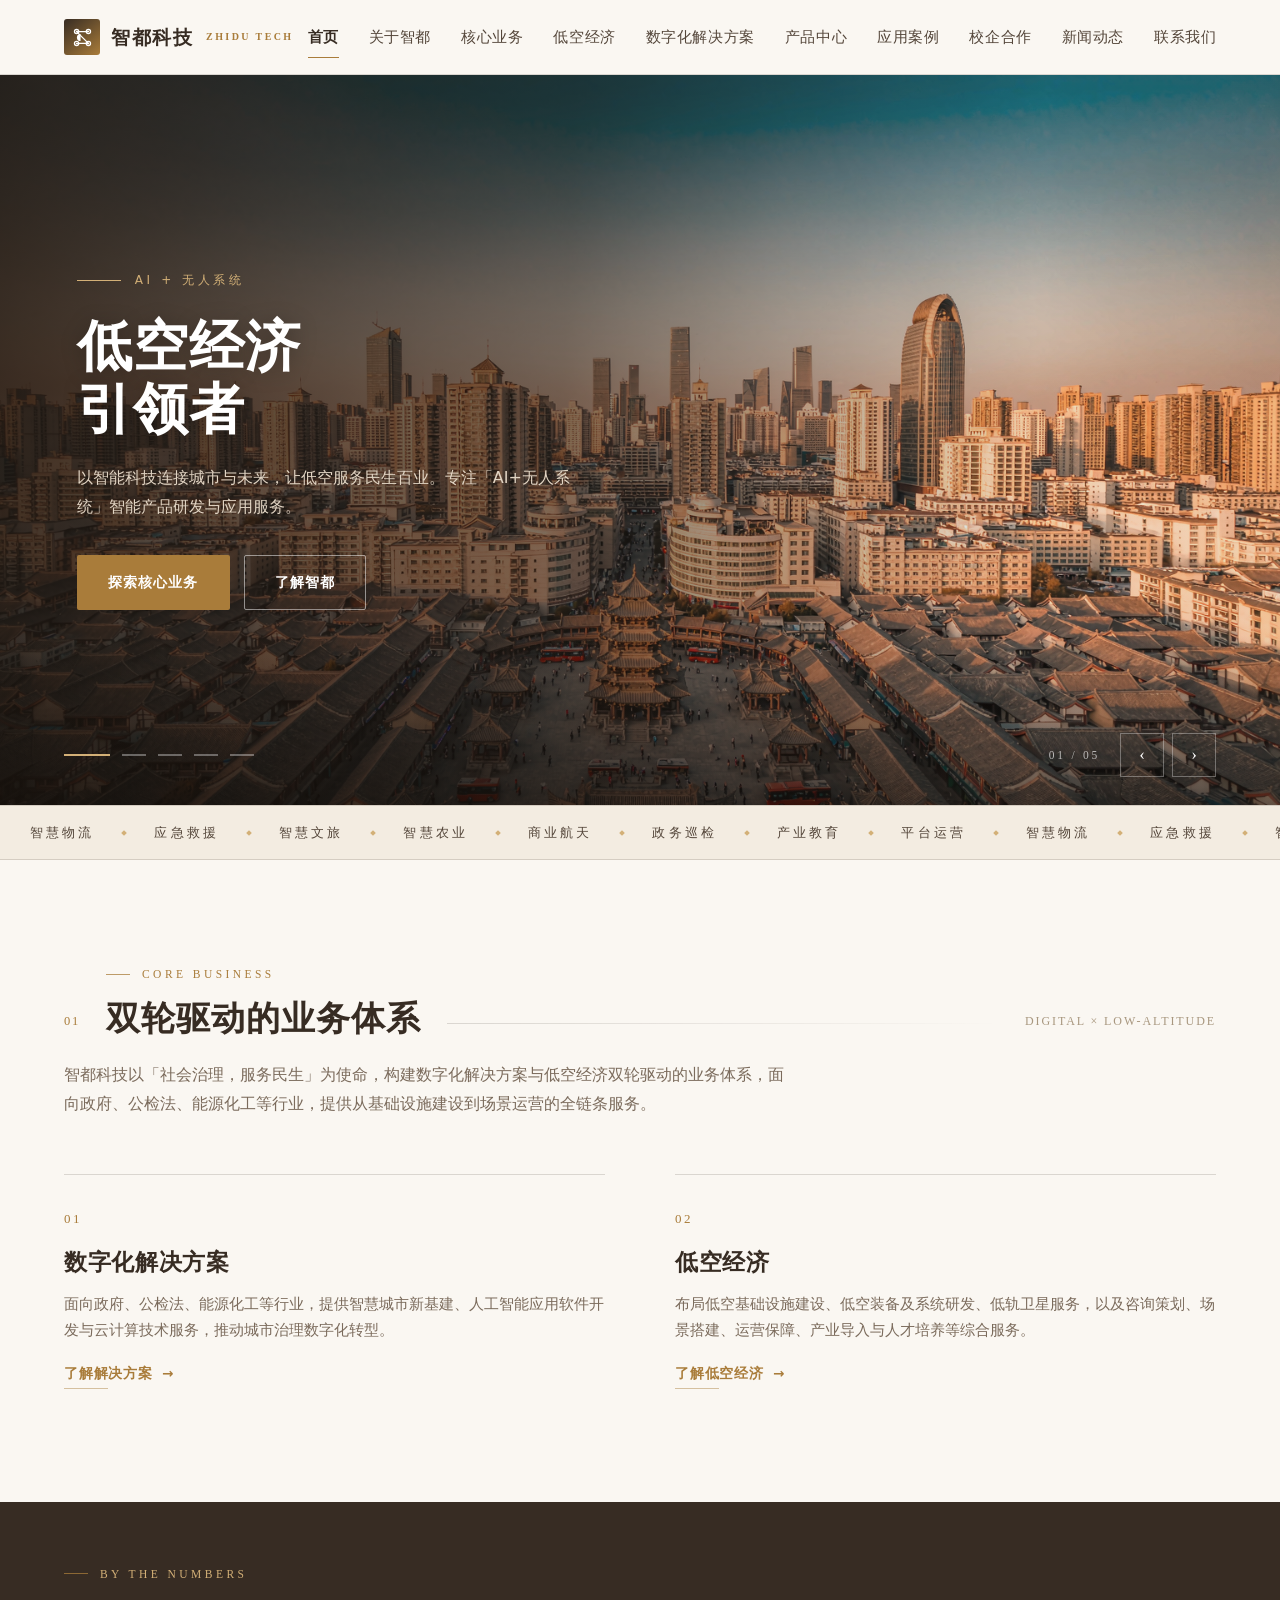
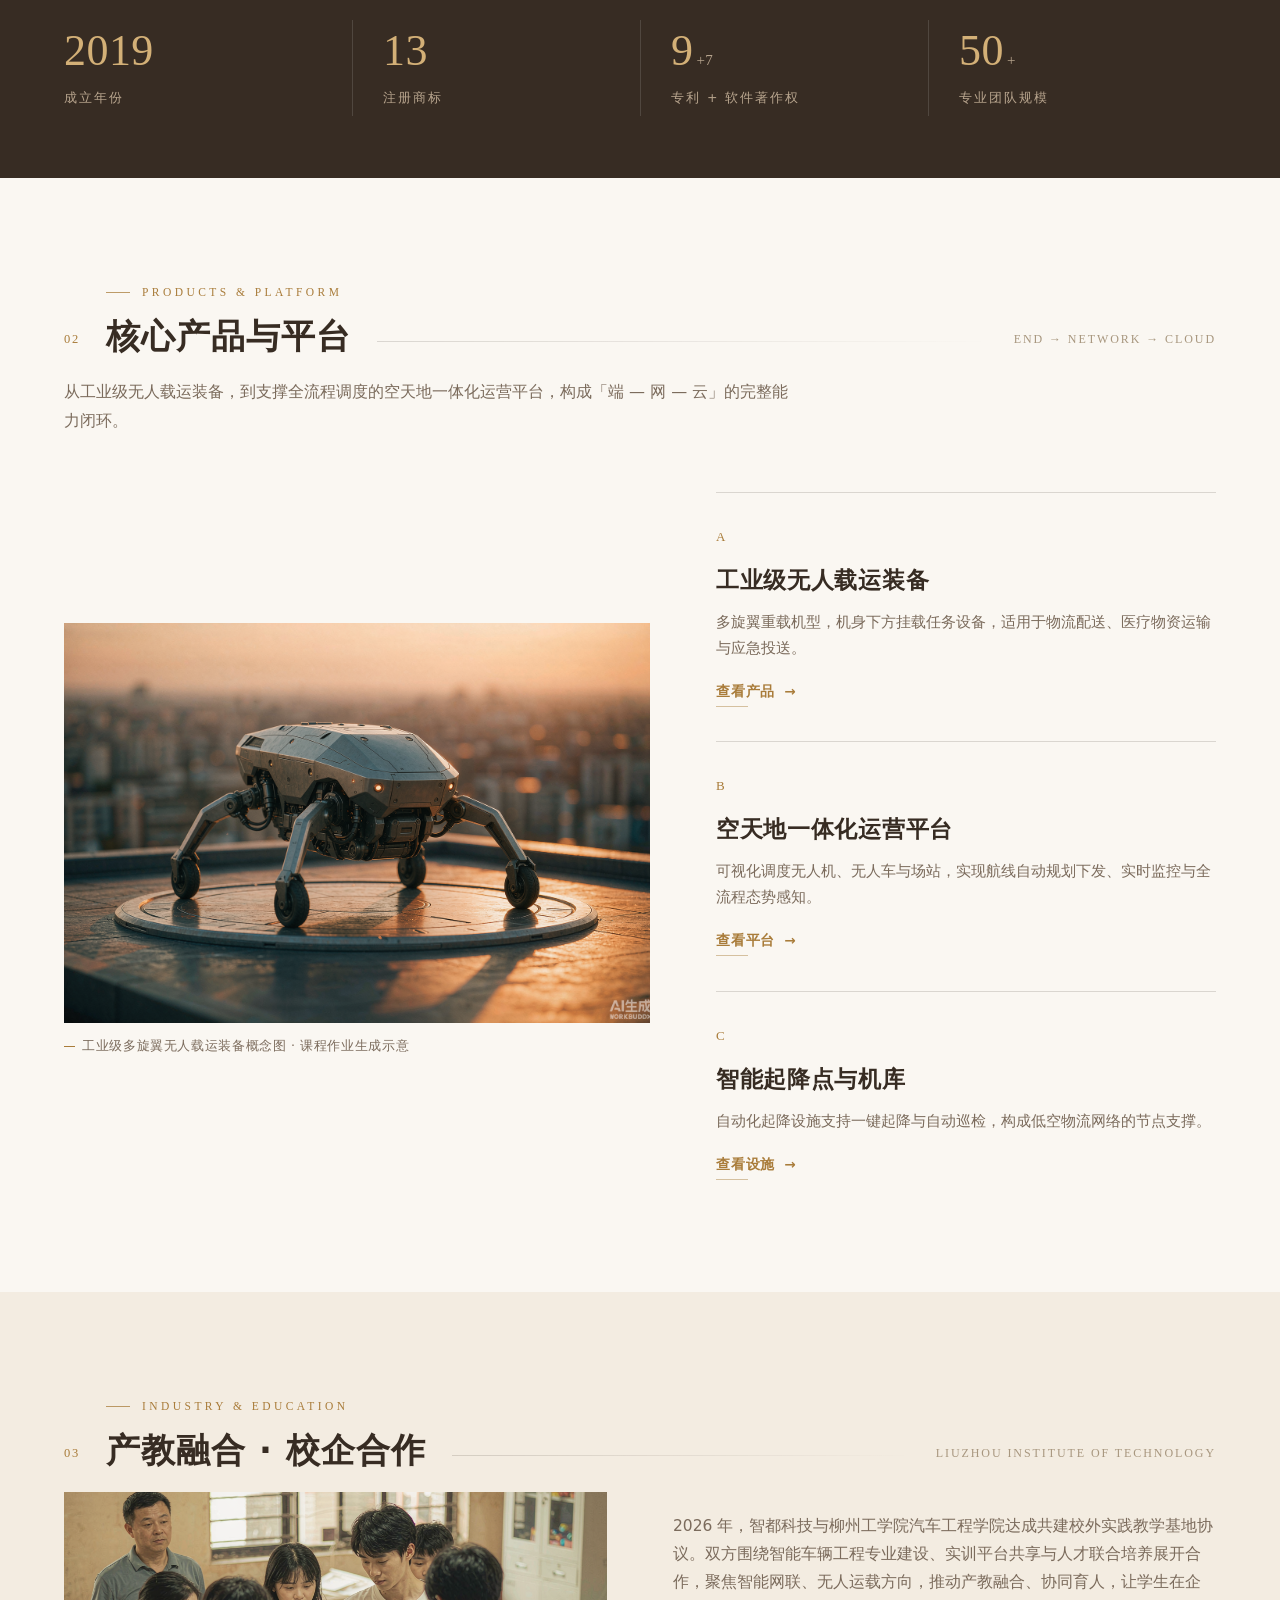
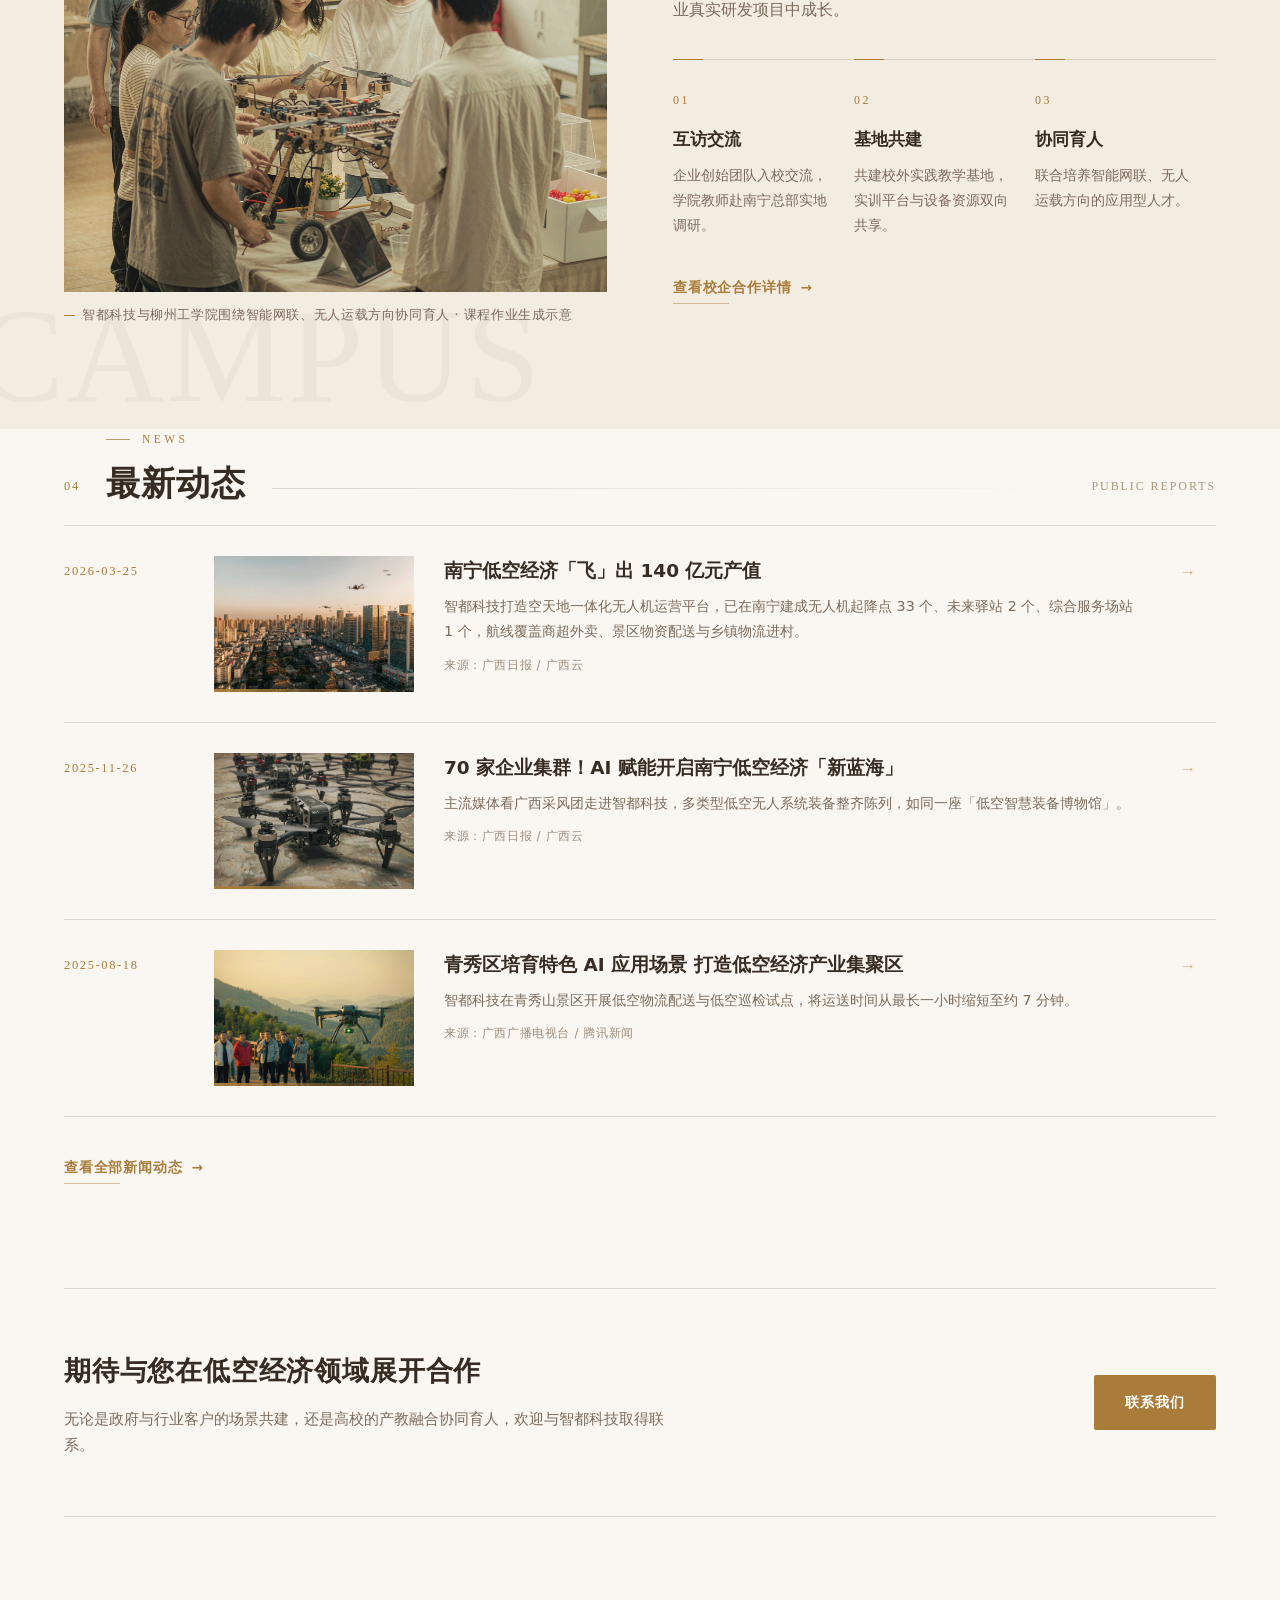
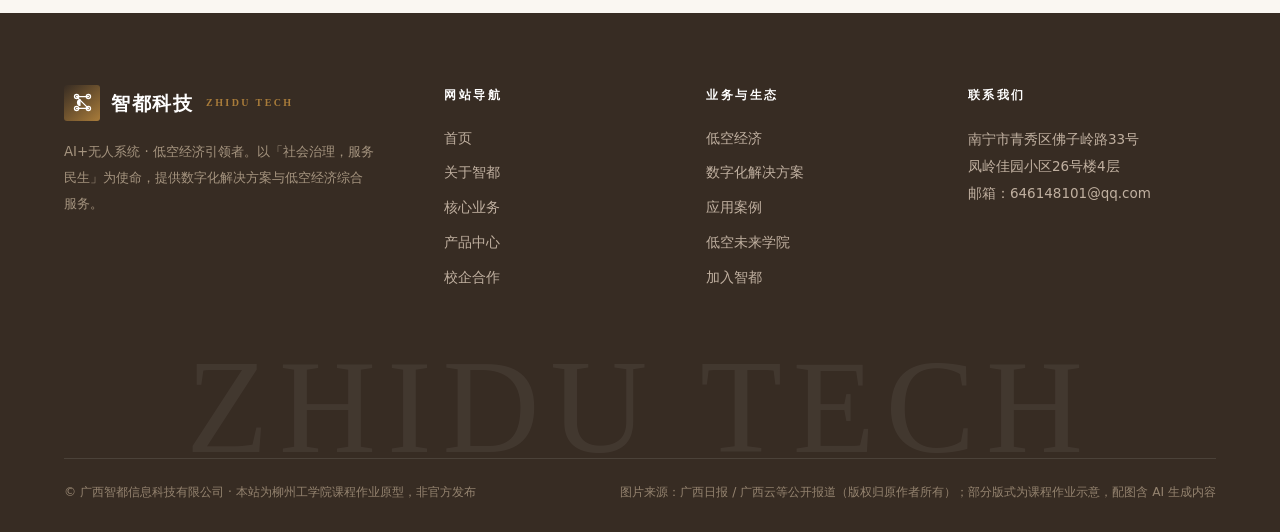
<file: index.html>
<!DOCTYPE html>
<html lang="zh-CN">
<head>
<meta charset="UTF-8">
<meta name="viewport" content="width=device-width, initial-scale=1.0">
<title>广西智都信息科技有限公司 | AI+无人系统 · 低空经济引领者</title>
<meta name="description" content="广西智都信息科技有限公司 · AI+无人系统 · 低空经济 · 数字化解决方案">
<link rel="stylesheet" href="css/style.css">
<noscript><style>.reveal{opacity:1;transform:none}.cap>*{opacity:1;transform:none}</style></noscript>
</head>
<body>
<header class="nav">
  <div class="container nav-wrap">
    <a href="index.html" class="logo"><span class="mark"><svg viewBox="0 0 32 32" fill="none" xmlns="http://www.w3.org/2000/svg" role="img" aria-label="智都科技">
  <g stroke="#ffffff" stroke-width="2">
    <circle cx="7" cy="7" r="3.2"/><circle cx="25" cy="7" r="3.2"/><circle cx="7" cy="25" r="3.2"/><circle cx="25" cy="25" r="3.2"/>
    <path d="M7 7 H25" stroke-linecap="round"/><path d="M7 25 H25" stroke-linecap="round"/><path d="M7 7 L25 25" stroke-linecap="round"/>
  </g>
  <g fill="#ffffff">
    <circle cx="7" cy="7" r="1.1"/><circle cx="25" cy="7" r="1.1"/><circle cx="7" cy="25" r="1.1"/><circle cx="25" cy="25" r="1.1"/>
    <path d="M13 10.5 V21.5 A5.5 5.5 0 0 1 13 10.5 Z"/>
  </g>
</svg></span> 智都科技<small>ZHIDU TECH</small></a>
    <ul class="menu">
      <li><a href="index.html" class="active">首页</a></li>
      <li><a href="about.html">关于智都</a><div class="sub"><a href="about.html#profile">公司简介</a><a href="about.html#history">发展历程</a><a href="about.html#honors">资质荣誉</a></div></li>
      <li><a href="business.html">核心业务</a></li>
      <li><a href="lowaltitude.html">低空经济</a></li>
      <li><a href="digital.html">数字化解决方案</a></li>
      <li><a href="products.html">产品中心</a></li>
      <li><a href="cases.html">应用案例</a></li>
      <li><a href="cooperation.html">校企合作</a><div class="sub"><a href="cooperation.html">合作概况</a><a href="academy.html">低空未来学院</a><a href="join.html">加入智都</a></div></li>
      <li><a href="news.html">新闻动态</a></li>
      <li><a href="contact.html">联系我们</a></li>
    </ul>
    <button class="menu-toggle" aria-label="展开导航">☰</button>
  </div>
</header>

<section class="hero">
  <div class="slides">
    <div class="slide active" style="background-image:url('images/banner_city.png')">
      <div class="container slide-in">
        <div class="cap">
          <div class="hero-tag">AI + 无人系统</div>
          <h1>低空经济<br>引领者</h1>
          <p>以智能科技连接城市与未来，让低空服务民生百业。专注「AI+无人系统」智能产品研发与应用服务。</p>
          <div class="hero-actions"><a href="business.html" class="btn btn-solid">探索核心业务</a><a href="about.html" class="btn btn-line">了解智都</a></div>
        </div>
      </div>
    </div>
    <div class="slide" style="background-image:url('images/banner_lightshow.png')">
      <div class="container slide-in">
        <div class="cap">
          <div class="hero-tag">智慧文旅</div>
          <h1>无人机编队<br>光影演绎</h1>
          <p>以无人机编队灯光秀点亮城市夜空，为文旅夜游、节庆活动与城市形象宣传提供科技光影方案。</p>
          <div class="hero-actions"><a href="business.html" class="btn btn-solid">了解低空文旅</a><a href="cases.html" class="btn btn-line">查看应用案例</a></div>
        </div>
      </div>
    </div>
    <div class="slide" style="background-image:url('images/banner_platform.png')">
      <div class="container slide-in">
        <div class="cap">
          <div class="hero-tag">空天地一体化</div>
          <h1>数字运营<br>平台</h1>
          <p>以无人枢纽、场站、驿站为节点，无人机与无人车为运力，构建全流程无人物流配送体系。</p>
          <div class="hero-actions"><a href="products.html" class="btn btn-solid">查看产品中心</a><a href="business.html" class="btn btn-line">业务总览</a></div>
        </div>
      </div>
    </div>
    <div class="slide" style="background-image:url('images/banner_smartcity.png')">
      <div class="container slide-in">
        <div class="cap">
          <div class="hero-tag">数字化解决方案</div>
          <h1>智慧城市<br>数字底座</h1>
          <p>面向政府、公检法、能源化工等行业，提供智慧城市新基建、人工智能应用软件开发与云计算技术服务。</p>
          <div class="hero-actions"><a href="digital.html" class="btn btn-solid">查看解决方案</a><a href="cases.html" class="btn btn-line">查看应用案例</a></div>
        </div>
      </div>
    </div>
    <div class="slide" style="background-image:url('images/banner_satellite.png')">
      <div class="container slide-in">
        <div class="cap">
          <div class="hero-tag">商业航天</div>
          <h1>低轨卫星<br>互联网络</h1>
          <p>布局低轨卫星服务，构建空天地一体化通信与数据链路，为低空经济与远端场景提供连接底座。</p>
          <div class="hero-actions"><a href="lowaltitude.html" class="btn btn-solid">探索低空经济</a><a href="contact.html" class="btn btn-line">洽谈合作</a></div>
        </div>
      </div>
    </div>
  </div>
  <div class="hero-foot">
    <div class="dots"></div>
    <div style="display:flex;align-items:center;gap:20px">
      <span class="hero-count">01 / 05</span>
      <div class="hero-arrows">
        <button class="slide-arrow prev" aria-label="上一张">‹</button>
        <button class="slide-arrow next" aria-label="下一张">›</button>
      </div>
    </div>
  </div>
</section>

<div class="ticker"><div class="ticker-track"><span>智慧物流</span><span>应急救援</span><span>智慧文旅</span><span>智慧农业</span><span>商业航天</span><span>政务巡检</span><span>产业教育</span><span>平台运营</span><span>智慧物流</span><span>应急救援</span><span>智慧文旅</span><span>智慧农业</span><span>商业航天</span><span>政务巡检</span><span>产业教育</span><span>平台运营</span></div></div>

<section class="sec">
  <div class="container">
    <div class="sec-head reveal">
      <span class="sec-idx">01</span>
      <div class="sec-tt"><div class="eyebrow">Core Business</div><h2>双轮驱动的业务体系</h2></div>
      <span class="sec-rule"></span>
      <span class="sec-side">DIGITAL × LOW-ALTITUDE</span>
    </div>
    <p class="lead reveal">智都科技以「社会治理，服务民生」为使命，构建数字化解决方案与低空经济双轮驱动的业务体系，面向政府、公检法、能源化工等行业，提供从基础设施建设到场景运营的全链条服务。</p>
    <div class="ed-grid c2">
      <div class="ed-item reveal">
        <span class="ed-num">01</span>
        <h3>数字化解决方案</h3>
        <p>面向政府、公检法、能源化工等行业，提供智慧城市新基建、人工智能应用软件开发与云计算技术服务，推动城市治理数字化转型。</p>
        <a href="digital.html" class="a-link">了解解决方案 <i>→</i></a>
      </div>
      <div class="ed-item reveal">
        <span class="ed-num">02</span>
        <h3>低空经济</h3>
        <p>布局低空基础设施建设、低空装备及系统研发、低轨卫星服务，以及咨询策划、场景搭建、运营保障、产业导入与人才培养等综合服务。</p>
        <a href="lowaltitude.html" class="a-link">了解低空经济 <i>→</i></a>
      </div>
    </div>
  </div>
</section>

<section class="sec dark" style="padding:62px 0">
  <div class="container">
    <div class="eyebrow" style="color:var(--gold-2);margin-bottom:36px">By the numbers</div>
    <div class="nums reveal">
      <div><div class="num">2019</div><div class="lbl">成立年份</div></div>
      <div><div class="num">13</div><div class="lbl">注册商标</div></div>
      <div><div class="num">9<small>+7</small></div><div class="lbl">专利 + 软件著作权</div></div>
      <div><div class="num">50<small>+</small></div><div class="lbl">专业团队规模</div></div>
    </div>
  </div>
</section>

<section class="sec">
  <div class="container">
    <div class="sec-head reveal">
      <span class="sec-idx">02</span>
      <div class="sec-tt"><div class="eyebrow">Products &amp; Platform</div><h2>核心产品与平台</h2></div>
      <span class="sec-rule"></span>
      <span class="sec-side">END → NETWORK → CLOUD</span>
    </div>
    <p class="lead reveal">从工业级无人载运装备，到支撑全流程调度的空天地一体化运营平台，构成「端 — 网 — 云」的完整能力闭环。</p>
    <div class="split wide">
      <figure class="reveal" style="margin:0">
        <div class="fig mid"><img src="images/gen_idx_product.png" alt="工业级多旋翼无人机概念图"><span class="ticks"><i></i><i></i><i></i><i></i></span></div>
        <figcaption class="fig-cap">工业级多旋翼无人载运装备概念图 · 课程作业生成示意</figcaption>
      </figure>
      <div class="stack">
        <div class="ed-item reveal">
        <span class="ed-num">A</span>
        <h3>工业级无人载运装备</h3>
        <p>多旋翼重载机型，机身下方挂载任务设备，适用于物流配送、医疗物资运输与应急投送。</p>
        <a href="products.html" class="a-link">查看产品 <i>→</i></a>
      </div>
        <div class="ed-item reveal">
        <span class="ed-num">B</span>
        <h3>空天地一体化运营平台</h3>
        <p>可视化调度无人机、无人车与场站，实现航线自动规划下发、实时监控与全流程态势感知。</p>
        <a href="products.html" class="a-link">查看平台 <i>→</i></a>
      </div>
        <div class="ed-item reveal">
        <span class="ed-num">C</span>
        <h3>智能起降点与机库</h3>
        <p>自动化起降设施支持一键起降与自动巡检，构成低空物流网络的节点支撑。</p>
        <a href="products.html" class="a-link">查看设施 <i>→</i></a>
      </div>
      </div>
    </div>
  </div>
</section>

<section class="sec paper">
  <span class="wm bl">CAMPUS</span>
  <div class="container">
    <div class="sec-head reveal">
      <span class="sec-idx">03</span>
      <div class="sec-tt"><div class="eyebrow">Industry &amp; Education</div><h2>产教融合 · 校企合作</h2></div>
      <span class="sec-rule"></span>
      <span class="sec-side">LIUZHOU INSTITUTE OF TECHNOLOGY</span>
    </div>
    <div class="split">
      <figure class="reveal" style="margin:0">
        <div class="fig mid"><img src="images/gen_idx_campus.png" alt="校企协同育人"><span class="ticks"><i></i><i></i><i></i><i></i></span></div>
        <figcaption class="fig-cap">智都科技与柳州工学院围绕智能网联、无人运载方向协同育人 · 课程作业生成示意</figcaption>
      </figure>
      <div class="reveal">
        <p style="color:var(--muted);font-size:15.5px;margin-bottom:34px">2026 年，智都科技与柳州工学院汽车工程学院达成共建校外实践教学基地协议。双方围绕智能车辆工程专业建设、实训平台共享与人才联合培养展开合作，聚焦智能网联、无人运载方向，推动产教融合、协同育人，让学生在企业真实研发项目中成长。</p>
        <div class="steps" style="grid-template-columns:repeat(3,1fr)">
          <div class="step"><span class="s-num">01</span><h3>互访交流</h3><p>企业创始团队入校交流，学院教师赴南宁总部实地调研。</p></div>
          <div class="step"><span class="s-num">02</span><h3>基地共建</h3><p>共建校外实践教学基地，实训平台与设备资源双向共享。</p></div>
          <div class="step"><span class="s-num">03</span><h3>协同育人</h3><p>联合培养智能网联、无人运载方向的应用型人才。</p></div>
        </div>
        <p style="margin-top:36px"><a href="cooperation.html" class="a-link">查看校企合作详情 <i>→</i></a></p>
      </div>
    </div>
  </div>
</section>

<section class="sec tight">
  <div class="container">
    <div class="sec-head reveal">
      <span class="sec-idx">04</span>
      <div class="sec-tt"><div class="eyebrow">News</div><h2>最新动态</h2></div>
      <span class="sec-rule"></span>
      <span class="sec-side">PUBLIC REPORTS</span>
    </div>
    <div class="news-list">
      <div class="news-row reveal">
        <div class="nr-date">2026-03-25</div>
        <div class="news-thumb"><img src="images/news_th_city.png" alt="南宁低空经济「飞」出 140 亿元产值" loading="lazy"></div>
        <div><h3>南宁低空经济「飞」出 140 亿元产值</h3><p>智都科技打造空天地一体化无人机运营平台，已在南宁建成无人机起降点 33 个、未来驿站 2 个、综合服务场站 1 个，航线覆盖商超外卖、景区物资配送与乡镇物流进村。</p><div class="src">来源：广西日报 / 广西云</div></div>
        <div class="nr-arrow">→</div>
      </div>
      <div class="news-row reveal">
        <div class="nr-date">2025-11-26</div>
        <div class="news-thumb"><img src="images/news_th_cluster.png" alt="70 家企业集群！AI 赋能开启南宁低空经济「新蓝海」" loading="lazy"></div>
        <div><h3>70 家企业集群！AI 赋能开启南宁低空经济「新蓝海」</h3><p>主流媒体看广西采风团走进智都科技，多类型低空无人系统装备整齐陈列，如同一座「低空智慧装备博物馆」。</p><div class="src">来源：广西日报 / 广西云</div></div>
        <div class="nr-arrow">→</div>
      </div>
      <div class="news-row reveal">
        <div class="nr-date">2025-08-18</div>
        <div class="news-thumb"><img src="images/news_th_landing.png" alt="青秀区培育特色 AI 应用场景 打造低空经济产业集聚区" loading="lazy"></div>
        <div><h3>青秀区培育特色 AI 应用场景 打造低空经济产业集聚区</h3><p>智都科技在青秀山景区开展低空物流配送与低空巡检试点，将运送时间从最长一小时缩短至约 7 分钟。</p><div class="src">来源：广西广播电视台 / 腾讯新闻</div></div>
        <div class="nr-arrow">→</div>
      </div>
    </div>
    <p style="margin-top:36px"><a href="news.html" class="a-link">查看全部新闻动态 <i>→</i></a></p>
  </div>
</section>

<section class="sec tight" style="padding-bottom:96px">
  <div class="container cta reveal">
    <div><h2>期待与您在低空经济领域展开合作</h2><p>无论是政府与行业客户的场景共建，还是高校的产教融合协同育人，欢迎与智都科技取得联系。</p></div>
    <a href="contact.html" class="btn btn-solid">联系我们</a>
  </div>
</section>

<footer class="footer">
  <div class="container f-grid">
    <div class="f-brand">
      <div class="logo"><span class="mark"><svg viewBox="0 0 32 32" fill="none" xmlns="http://www.w3.org/2000/svg" role="img" aria-label="智都科技">
  <g stroke="#ffffff" stroke-width="2">
    <circle cx="7" cy="7" r="3.2"/><circle cx="25" cy="7" r="3.2"/><circle cx="7" cy="25" r="3.2"/><circle cx="25" cy="25" r="3.2"/>
    <path d="M7 7 H25" stroke-linecap="round"/><path d="M7 25 H25" stroke-linecap="round"/><path d="M7 7 L25 25" stroke-linecap="round"/>
  </g>
  <g fill="#ffffff">
    <circle cx="7" cy="7" r="1.1"/><circle cx="25" cy="7" r="1.1"/><circle cx="7" cy="25" r="1.1"/><circle cx="25" cy="25" r="1.1"/>
    <path d="M13 10.5 V21.5 A5.5 5.5 0 0 1 13 10.5 Z"/>
  </g>
</svg></span> 智都科技<small>ZHIDU TECH</small></div>
      <p>AI+无人系统 · 低空经济引领者。以「社会治理，服务民生」为使命，提供数字化解决方案与低空经济综合服务。</p>
    </div>
    <div>
      <h4>网站导航</h4>
      <a href="index.html">首页</a><a href="about.html">关于智都</a><a href="business.html">核心业务</a><a href="products.html">产品中心</a><a href="cooperation.html">校企合作</a>
    </div>
    <div>
      <h4>业务与生态</h4>
      <a href="lowaltitude.html">低空经济</a><a href="digital.html">数字化解决方案</a><a href="cases.html">应用案例</a><a href="academy.html">低空未来学院</a><a href="join.html">加入智都</a>
    </div>
    <div class="f-contact">
      <h4>联系我们</h4>
      <p>南宁市青秀区佛子岭路33号<br>凤岭佳园小区26号楼4层<br>邮箱：646148101@qq.com</p>
    </div>
  </div>
  <div class="container">
    <div class="f-mark">ZHIDU TECH</div>
    <div class="f-bottom">
      <span>© 广西智都信息科技有限公司 · 本站为柳州工学院课程作业原型，非官方发布</span>
      <span>图片来源：广西日报 / 广西云等公开报道（版权归原作者所有）；部分版式为课程作业示意，配图含 AI 生成内容</span>
    </div>
  </div>
</footer>
<script src="js/main.js"></script>
</body>
</html>
</file>
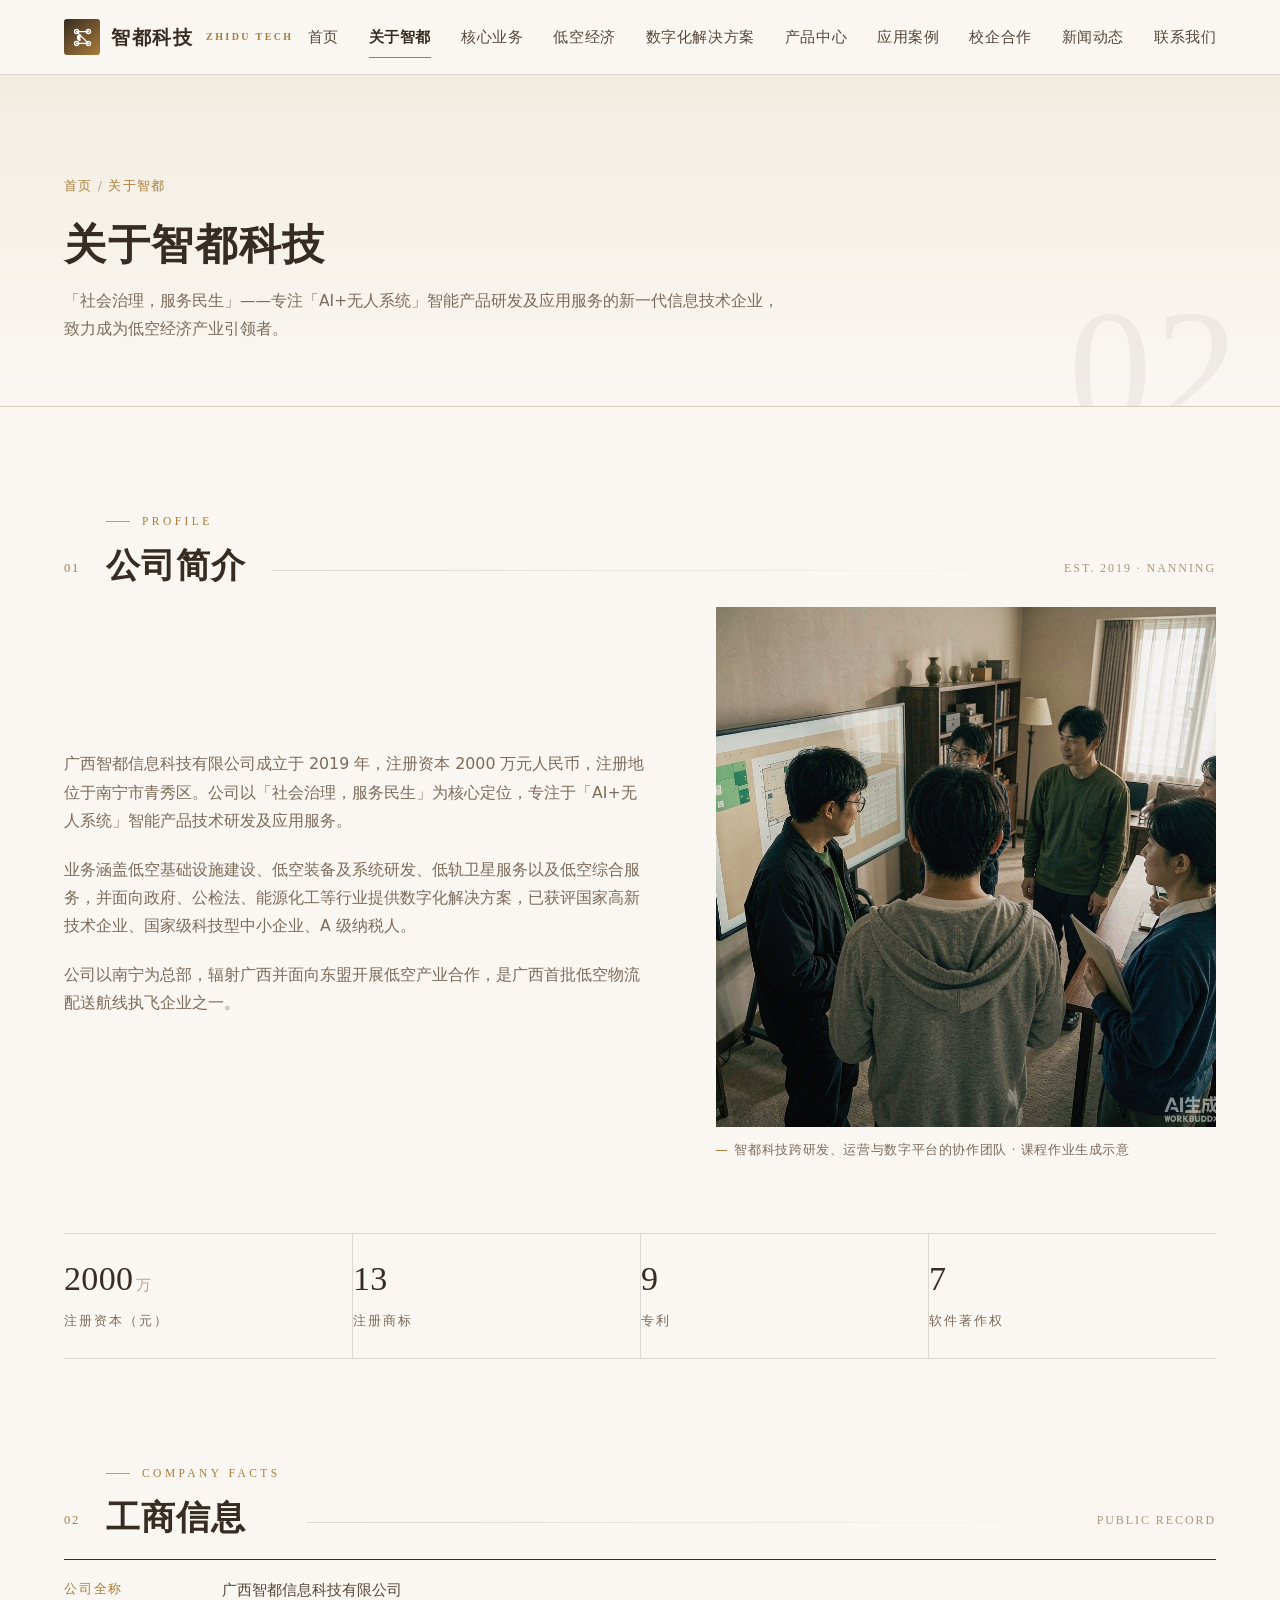
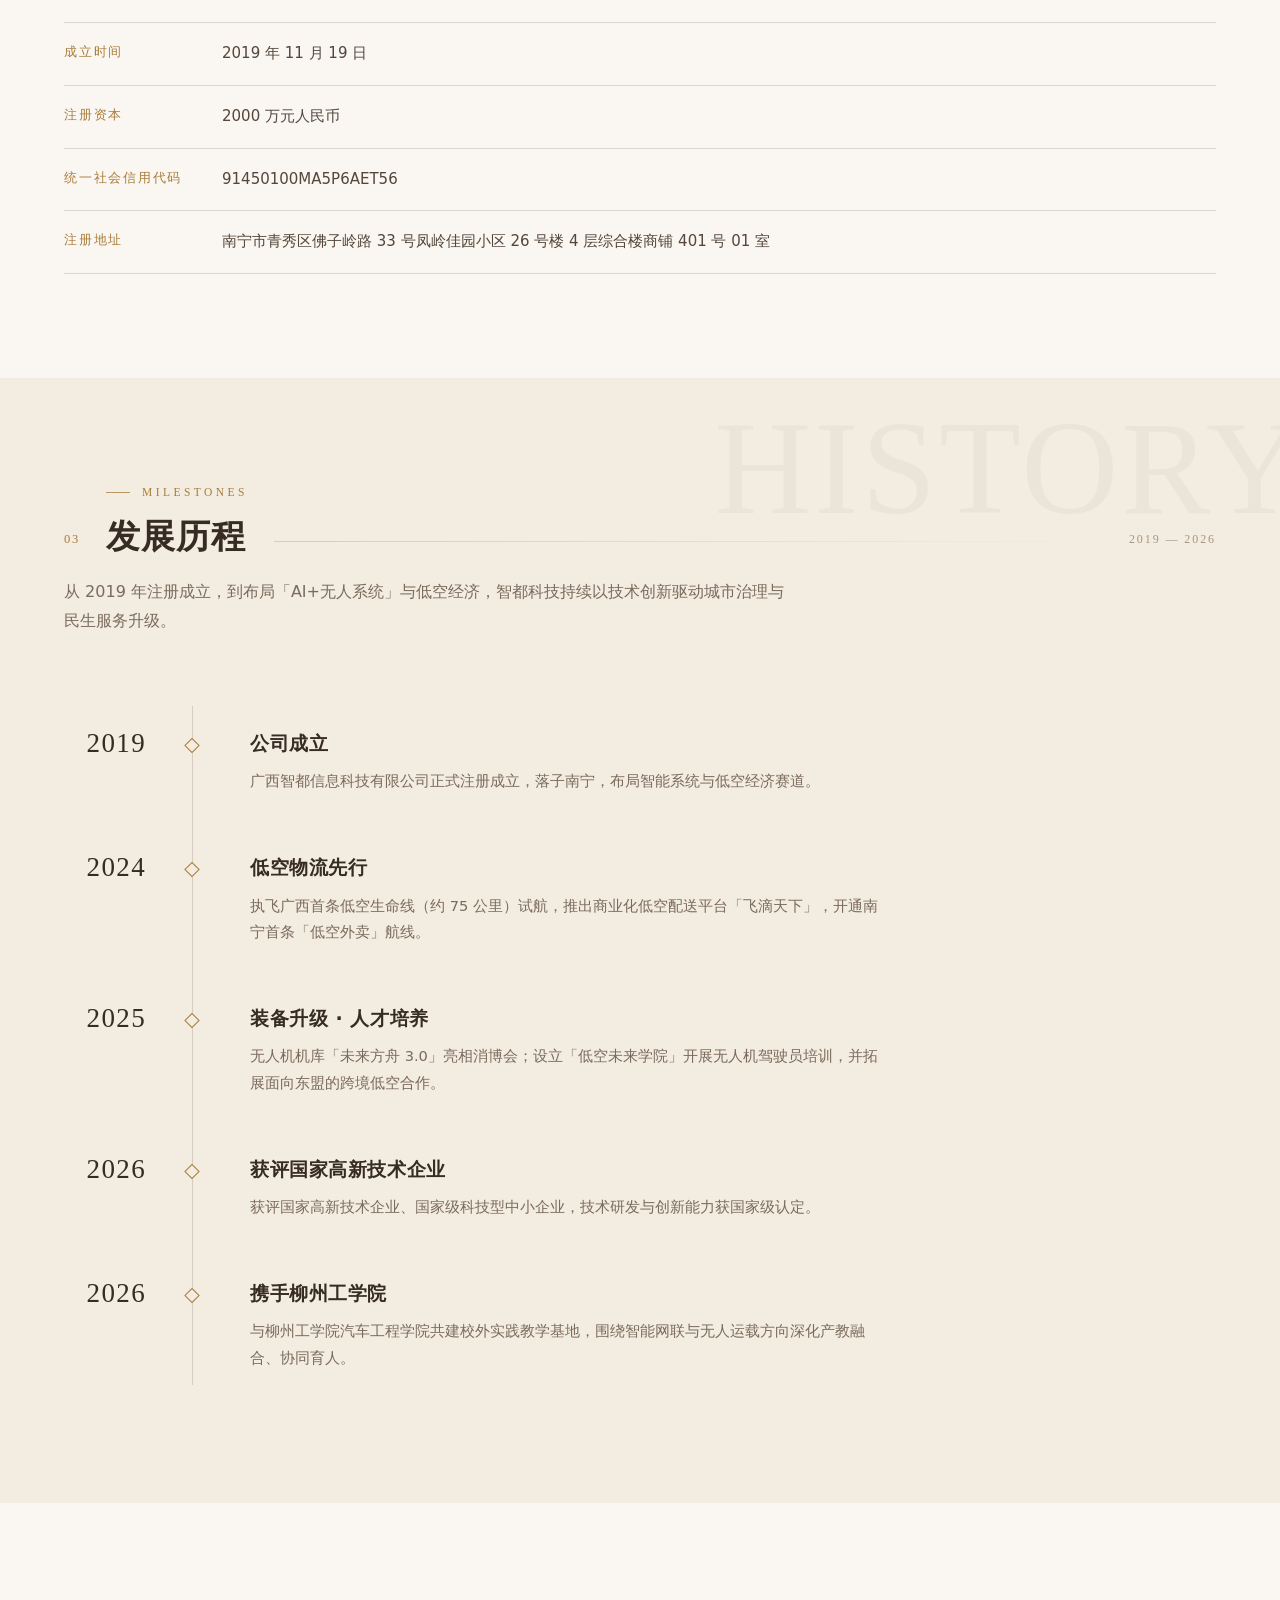
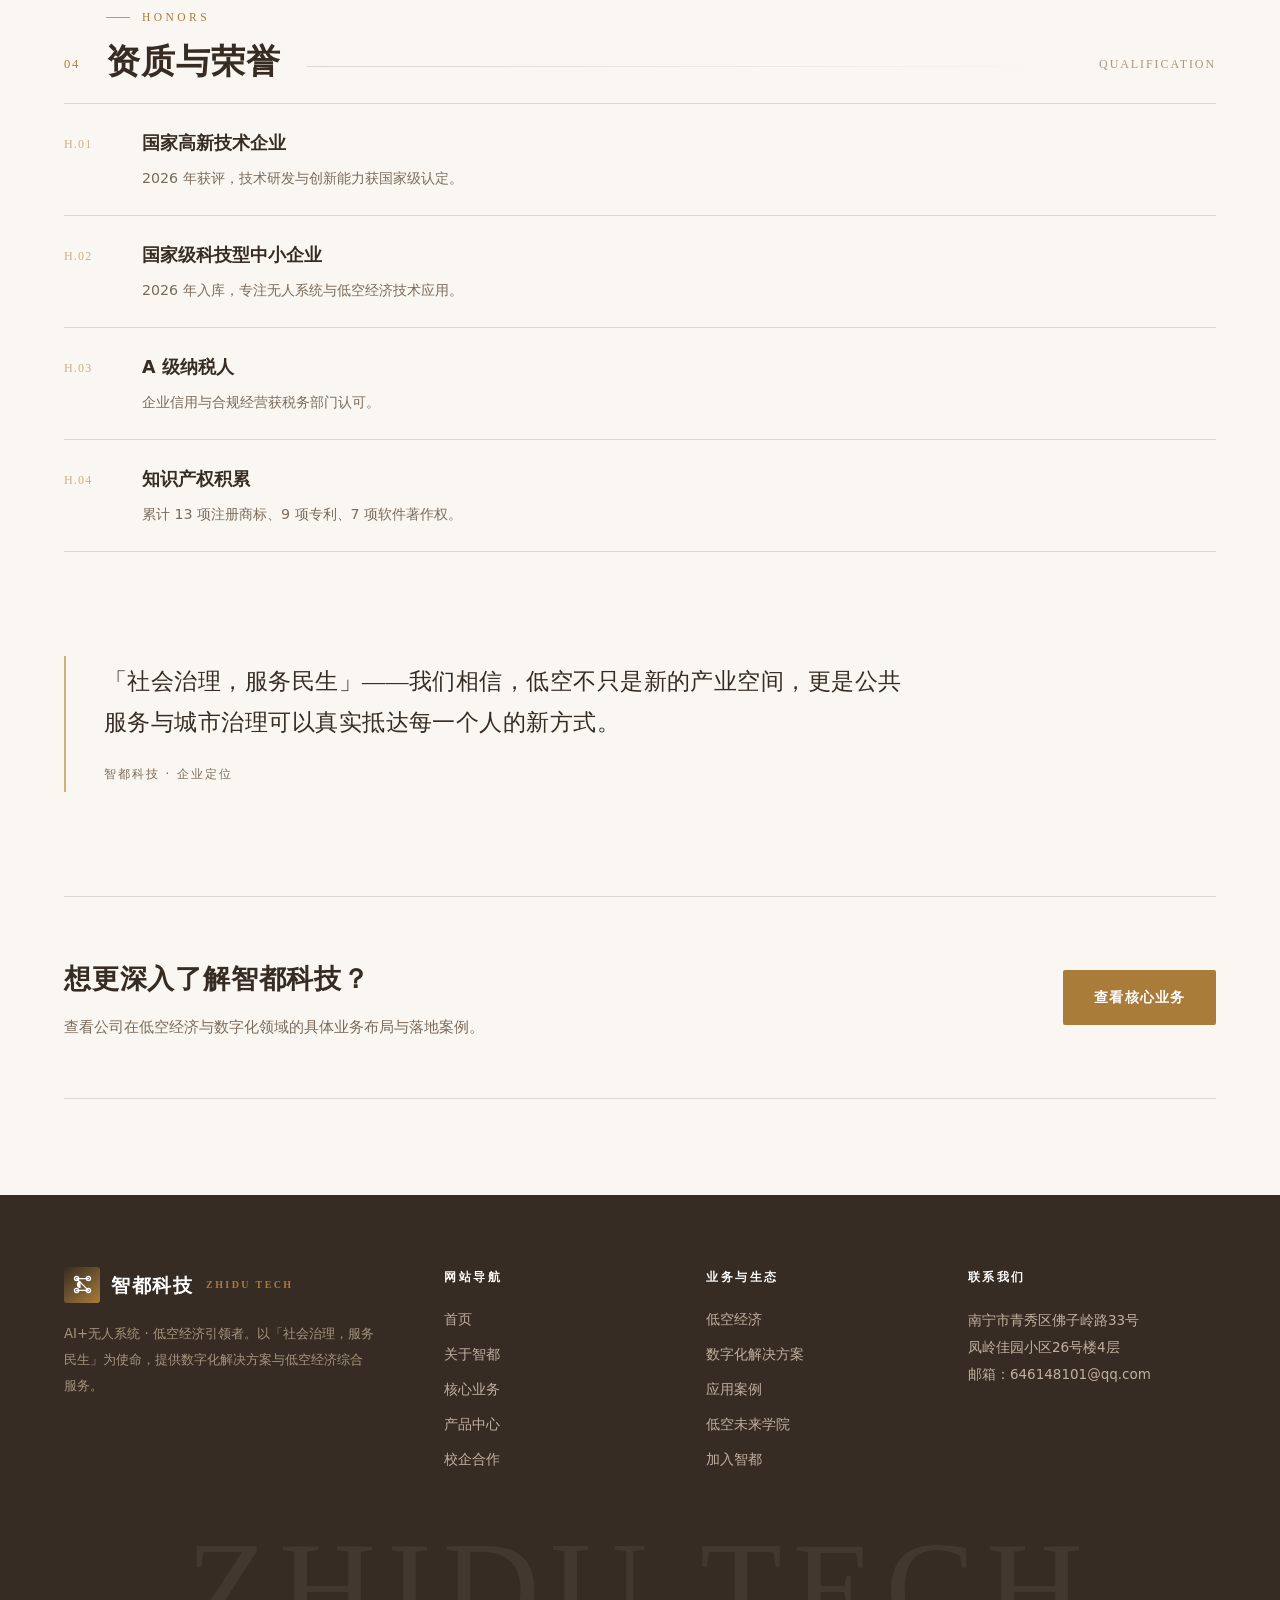
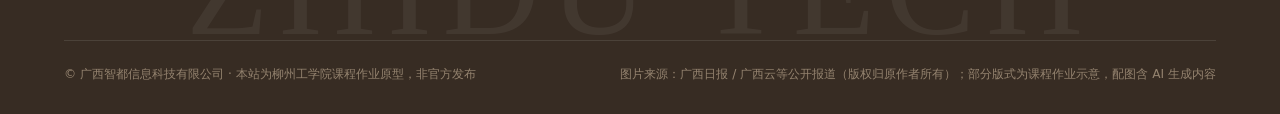
<file: about.html>
<!DOCTYPE html>
<html lang="zh-CN">
<head>
<meta charset="UTF-8">
<meta name="viewport" content="width=device-width, initial-scale=1.0">
<title>关于智都 | 广西智都信息科技有限公司</title>
<meta name="description" content="广西智都信息科技有限公司 · AI+无人系统 · 低空经济 · 数字化解决方案">
<link rel="stylesheet" href="css/style.css">
<noscript><style>.reveal{opacity:1;transform:none}.cap>*{opacity:1;transform:none}</style></noscript>
</head>
<body>
<header class="nav">
  <div class="container nav-wrap">
    <a href="index.html" class="logo"><span class="mark"><svg viewBox="0 0 32 32" fill="none" xmlns="http://www.w3.org/2000/svg" role="img" aria-label="智都科技">
  <g stroke="#ffffff" stroke-width="2">
    <circle cx="7" cy="7" r="3.2"/><circle cx="25" cy="7" r="3.2"/><circle cx="7" cy="25" r="3.2"/><circle cx="25" cy="25" r="3.2"/>
    <path d="M7 7 H25" stroke-linecap="round"/><path d="M7 25 H25" stroke-linecap="round"/><path d="M7 7 L25 25" stroke-linecap="round"/>
  </g>
  <g fill="#ffffff">
    <circle cx="7" cy="7" r="1.1"/><circle cx="25" cy="7" r="1.1"/><circle cx="7" cy="25" r="1.1"/><circle cx="25" cy="25" r="1.1"/>
    <path d="M13 10.5 V21.5 A5.5 5.5 0 0 1 13 10.5 Z"/>
  </g>
</svg></span> 智都科技<small>ZHIDU TECH</small></a>
    <ul class="menu">
      <li><a href="index.html">首页</a></li>
      <li><a href="about.html" class="active">关于智都</a><div class="sub"><a href="about.html#profile">公司简介</a><a href="about.html#history">发展历程</a><a href="about.html#honors">资质荣誉</a></div></li>
      <li><a href="business.html">核心业务</a></li>
      <li><a href="lowaltitude.html">低空经济</a></li>
      <li><a href="digital.html">数字化解决方案</a></li>
      <li><a href="products.html">产品中心</a></li>
      <li><a href="cases.html">应用案例</a></li>
      <li><a href="cooperation.html">校企合作</a><div class="sub"><a href="cooperation.html">合作概况</a><a href="academy.html">低空未来学院</a><a href="join.html">加入智都</a></div></li>
      <li><a href="news.html">新闻动态</a></li>
      <li><a href="contact.html">联系我们</a></li>
    </ul>
    <button class="menu-toggle" aria-label="展开导航">☰</button>
  </div>
</header>
<section class="ph">
  <span class="ph-num">02</span>
  <div class="container">
    <div class="crumb">首页 <span>/</span> 关于智都</div>
    <h1>关于智都科技</h1>
    <p>「社会治理，服务民生」——专注「AI+无人系统」智能产品研发及应用服务的新一代信息技术企业，致力成为低空经济产业引领者。</p>
  </div>
</section>
<section class="sec" id="profile">
  <div class="container">
    <div class="sec-head reveal">
      <span class="sec-idx">01</span>
      <div class="sec-tt"><div class="eyebrow">Profile</div><h2>公司简介</h2></div>
      <span class="sec-rule"></span>
      <span class="sec-side">EST. 2019 · NANNING</span>
    </div>
    <div class="split wide">
      <div class="reveal">
        <p style="color:var(--muted);font-size:15.8px;margin-bottom:20px">广西智都信息科技有限公司成立于 2019 年，注册资本 2000 万元人民币，注册地位于南宁市青秀区。公司以「社会治理，服务民生」为核心定位，专注于「AI+无人系统」智能产品技术研发及应用服务。</p>
        <p style="color:var(--muted);font-size:15.8px;margin-bottom:20px">业务涵盖低空基础设施建设、低空装备及系统研发、低轨卫星服务以及低空综合服务，并面向政府、公检法、能源化工等行业提供数字化解决方案，已获评国家高新技术企业、国家级科技型中小企业、A 级纳税人。</p>
        <p style="color:var(--muted);font-size:15.8px">公司以南宁为总部，辐射广西并面向东盟开展低空产业合作，是广西首批低空物流配送航线执飞企业之一。</p>
      </div>
      <figure class="reveal" style="margin:0">
        <div class="fig tall"><img src="images/gen_about_team.png" alt="智都科技团队"><span class="ticks"><i></i><i></i><i></i><i></i></span></div>
        <figcaption class="fig-cap">智都科技跨研发、运营与数字平台的协作团队 · 课程作业生成示意</figcaption>
      </figure>
    </div>
    <div class="num-row reveal" style="margin-top:72px">
      <div><div class="num">2000<small>万</small></div><div class="lbl">注册资本（元）</div></div>
      <div><div class="num">13</div><div class="lbl">注册商标</div></div>
      <div><div class="num">9</div><div class="lbl">专利</div></div>
      <div><div class="num">7</div><div class="lbl">软件著作权</div></div>
    </div>
  </div>
</section>

<section class="sec tight">
  <div class="container">
    <div class="sec-head reveal">
      <span class="sec-idx">02</span>
      <div class="sec-tt"><div class="eyebrow">Company Facts</div><h2>工商信息</h2></div>
      <span class="sec-rule"></span>
      <span class="sec-side">PUBLIC RECORD</span>
    </div>
    <div class="info reveal">
      <div class="info-row"><span class="k">公司全称</span><span class="v">广西智都信息科技有限公司</span></div>
      <div class="info-row"><span class="k">成立时间</span><span class="v">2019 年 11 月 19 日</span></div>
      <div class="info-row"><span class="k">注册资本</span><span class="v">2000 万元人民币</span></div>
      <div class="info-row"><span class="k">统一社会信用代码</span><span class="v">91450100MA5P6AET56</span></div>
      <div class="info-row"><span class="k">注册地址</span><span class="v">南宁市青秀区佛子岭路 33 号凤岭佳园小区 26 号楼 4 层综合楼商铺 401 号 01 室</span></div>
    </div>
  </div>
</section>

<section class="sec paper" id="history">
  <span class="wm tr">HISTORY</span>
  <div class="container">
    <div class="sec-head reveal">
      <span class="sec-idx">03</span>
      <div class="sec-tt"><div class="eyebrow">Milestones</div><h2>发展历程</h2></div>
      <span class="sec-rule"></span>
      <span class="sec-side">2019 — 2026</span>
    </div>
    <p class="lead reveal">从 2019 年注册成立，到布局「AI+无人系统」与低空经济，智都科技持续以技术创新驱动城市治理与民生服务升级。</p>
    <div class="tl">
      <div class="tl-row reveal">
        <div class="tl-year">2019</div>
        <div class="tl-body"><h3>公司成立</h3><p>广西智都信息科技有限公司正式注册成立，落子南宁，布局智能系统与低空经济赛道。</p></div>
      </div>
      <div class="tl-row reveal">
        <div class="tl-year">2024</div>
        <div class="tl-body"><h3>低空物流先行</h3><p>执飞广西首条低空生命线（约 75 公里）试航，推出商业化低空配送平台「飞滴天下」，开通南宁首条「低空外卖」航线。</p></div>
      </div>
      <div class="tl-row reveal">
        <div class="tl-year">2025</div>
        <div class="tl-body"><h3>装备升级 · 人才培养</h3><p>无人机机库「未来方舟 3.0」亮相消博会；设立「低空未来学院」开展无人机驾驶员培训，并拓展面向东盟的跨境低空合作。</p></div>
      </div>
      <div class="tl-row reveal">
        <div class="tl-year">2026</div>
        <div class="tl-body"><h3>获评国家高新技术企业</h3><p>获评国家高新技术企业、国家级科技型中小企业，技术研发与创新能力获国家级认定。</p></div>
      </div>
      <div class="tl-row reveal">
        <div class="tl-year">2026</div>
        <div class="tl-body"><h3>携手柳州工学院</h3><p>与柳州工学院汽车工程学院共建校外实践教学基地，围绕智能网联与无人运载方向深化产教融合、协同育人。</p></div>
      </div>
    </div>
  </div>
</section>

<section class="sec" id="honors">
  <div class="container">
    <div class="sec-head reveal">
      <span class="sec-idx">04</span>
      <div class="sec-tt"><div class="eyebrow">Honors</div><h2>资质与荣誉</h2></div>
      <span class="sec-rule"></span>
      <span class="sec-side">QUALIFICATION</span>
    </div>
    <div class="honors">
      <div class="honor reveal"><span class="m">H.01</span><div><h3>国家高新技术企业</h3><p>2026 年获评，技术研发与创新能力获国家级认定。</p></div></div>
      <div class="honor reveal"><span class="m">H.02</span><div><h3>国家级科技型中小企业</h3><p>2026 年入库，专注无人系统与低空经济技术应用。</p></div></div>
      <div class="honor reveal"><span class="m">H.03</span><div><h3>A 级纳税人</h3><p>企业信用与合规经营获税务部门认可。</p></div></div>
      <div class="honor reveal"><span class="m">H.04</span><div><h3>知识产权积累</h3><p>累计 13 项注册商标、9 项专利、7 项软件著作权。</p></div></div>
    </div>
  </div>
</section>

<section class="sec tight">
  <div class="container">
    <div class="quote reveal">
      <p>「社会治理，服务民生」——我们相信，低空不只是新的产业空间，更是公共服务与城市治理可以真实抵达每一个人的新方式。</p>
      <cite>智都科技 · 企业定位</cite>
    </div>
  </div>
</section>

<section class="sec tight" style="padding-bottom:96px">
  <div class="container cta reveal">
    <div><h2>想更深入了解智都科技？</h2><p>查看公司在低空经济与数字化领域的具体业务布局与落地案例。</p></div>
    <a href="business.html" class="btn btn-solid">查看核心业务</a>
  </div>
</section>

<footer class="footer">
  <div class="container f-grid">
    <div class="f-brand">
      <div class="logo"><span class="mark"><svg viewBox="0 0 32 32" fill="none" xmlns="http://www.w3.org/2000/svg" role="img" aria-label="智都科技">
  <g stroke="#ffffff" stroke-width="2">
    <circle cx="7" cy="7" r="3.2"/><circle cx="25" cy="7" r="3.2"/><circle cx="7" cy="25" r="3.2"/><circle cx="25" cy="25" r="3.2"/>
    <path d="M7 7 H25" stroke-linecap="round"/><path d="M7 25 H25" stroke-linecap="round"/><path d="M7 7 L25 25" stroke-linecap="round"/>
  </g>
  <g fill="#ffffff">
    <circle cx="7" cy="7" r="1.1"/><circle cx="25" cy="7" r="1.1"/><circle cx="7" cy="25" r="1.1"/><circle cx="25" cy="25" r="1.1"/>
    <path d="M13 10.5 V21.5 A5.5 5.5 0 0 1 13 10.5 Z"/>
  </g>
</svg></span> 智都科技<small>ZHIDU TECH</small></div>
      <p>AI+无人系统 · 低空经济引领者。以「社会治理，服务民生」为使命，提供数字化解决方案与低空经济综合服务。</p>
    </div>
    <div>
      <h4>网站导航</h4>
      <a href="index.html">首页</a><a href="about.html">关于智都</a><a href="business.html">核心业务</a><a href="products.html">产品中心</a><a href="cooperation.html">校企合作</a>
    </div>
    <div>
      <h4>业务与生态</h4>
      <a href="lowaltitude.html">低空经济</a><a href="digital.html">数字化解决方案</a><a href="cases.html">应用案例</a><a href="academy.html">低空未来学院</a><a href="join.html">加入智都</a>
    </div>
    <div class="f-contact">
      <h4>联系我们</h4>
      <p>南宁市青秀区佛子岭路33号<br>凤岭佳园小区26号楼4层<br>邮箱：646148101@qq.com</p>
    </div>
  </div>
  <div class="container">
    <div class="f-mark">ZHIDU TECH</div>
    <div class="f-bottom">
      <span>© 广西智都信息科技有限公司 · 本站为柳州工学院课程作业原型，非官方发布</span>
      <span>图片来源：广西日报 / 广西云等公开报道（版权归原作者所有）；部分版式为课程作业示意，配图含 AI 生成内容</span>
    </div>
  </div>
</footer>
<script src="js/main.js"></script>
</body>
</html>
</file>
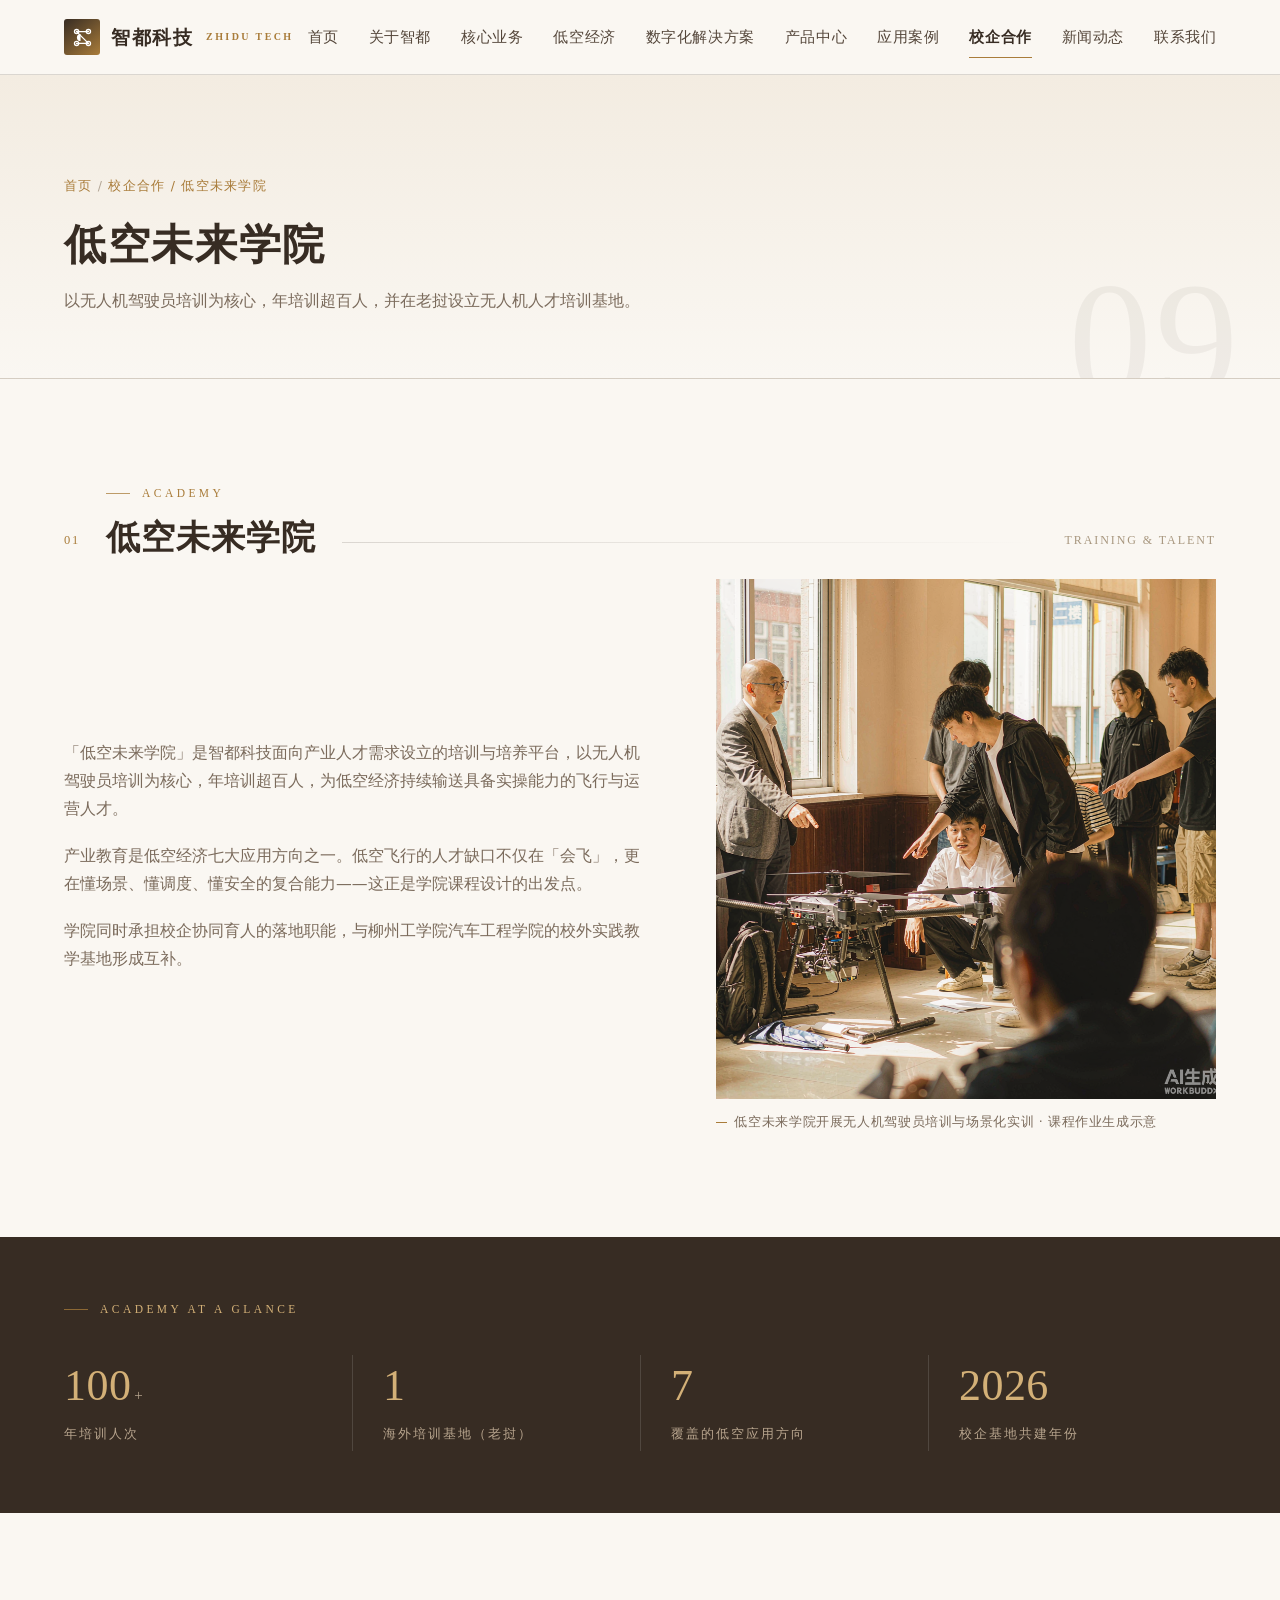
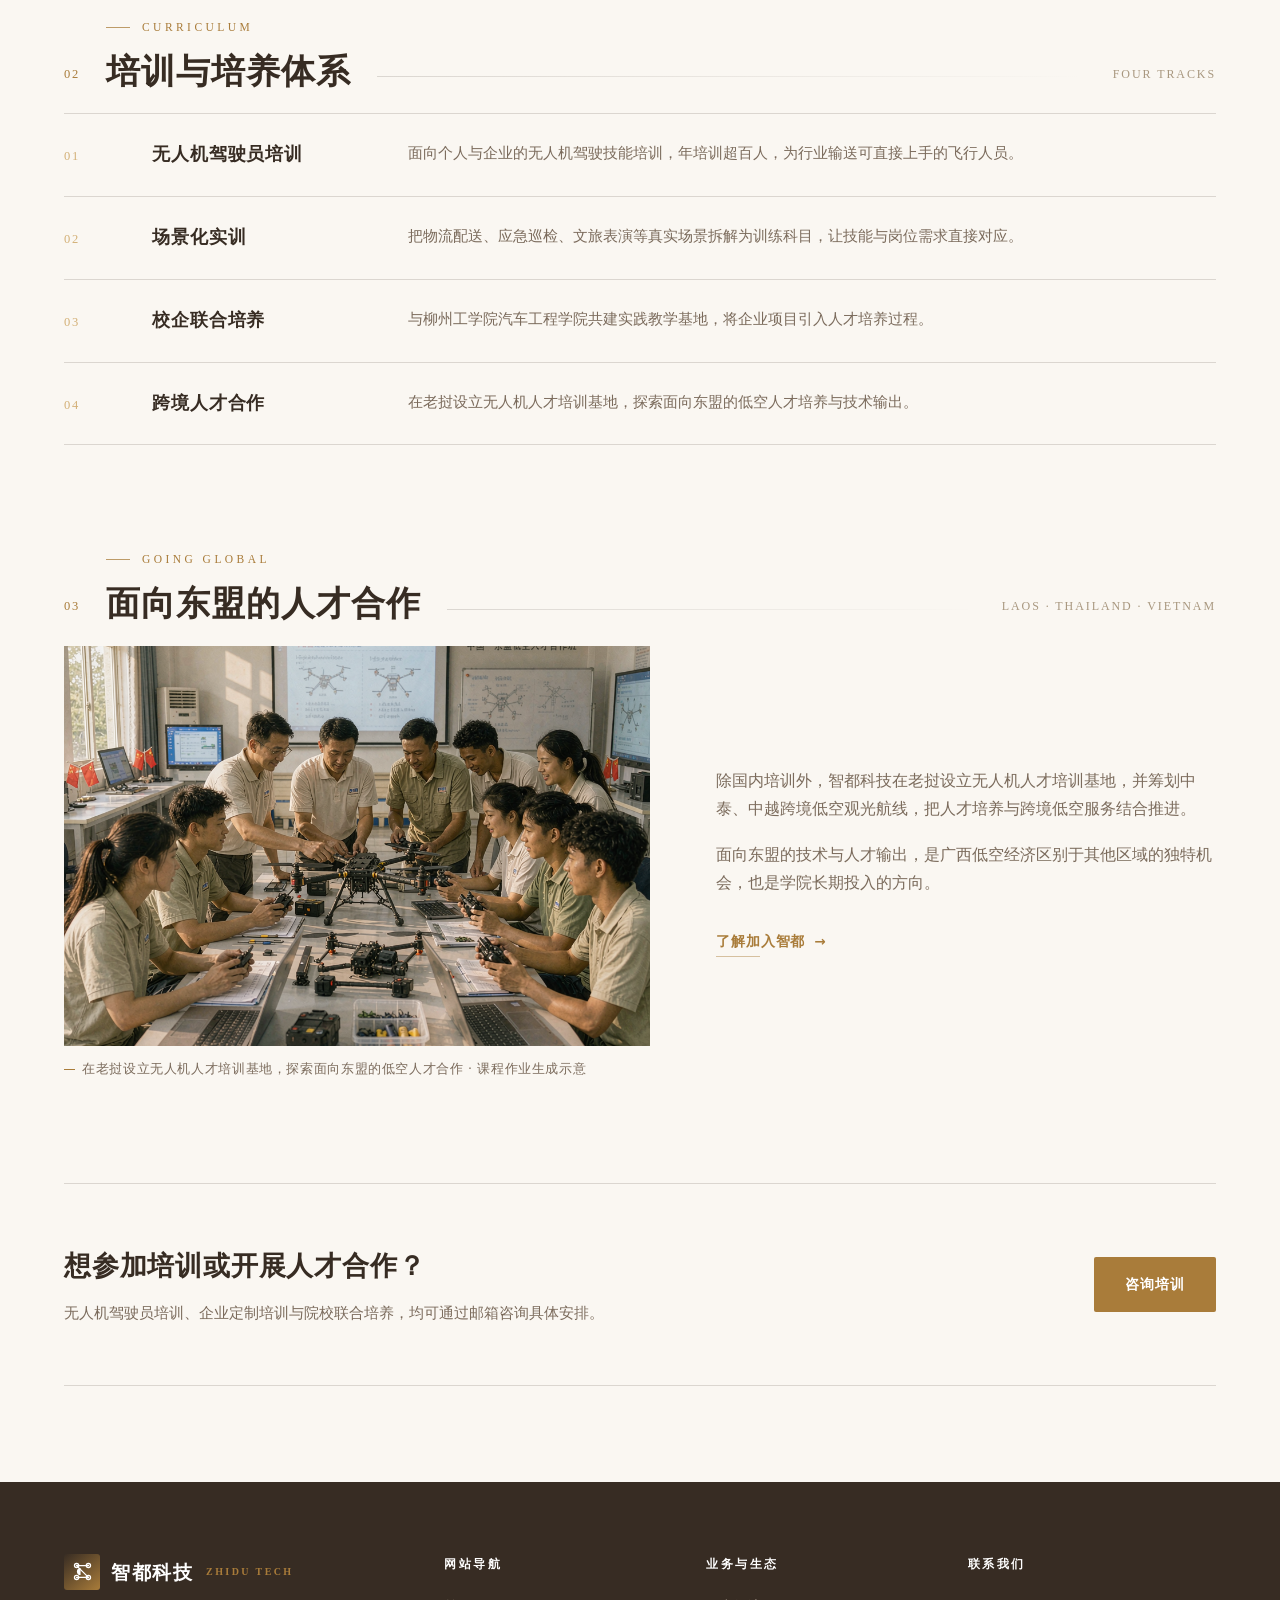
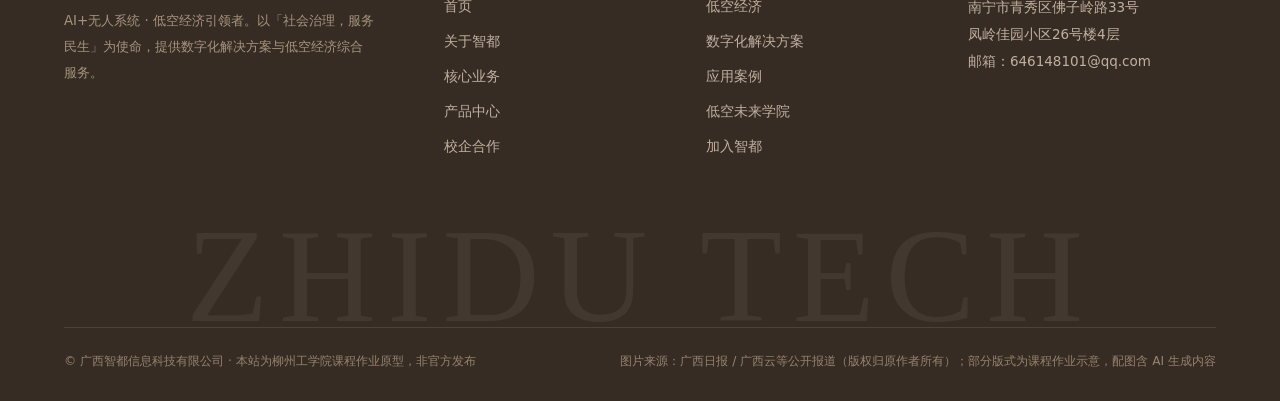
<file: academy.html>
<!DOCTYPE html>
<html lang="zh-CN">
<head>
<meta charset="UTF-8">
<meta name="viewport" content="width=device-width, initial-scale=1.0">
<title>低空未来学院 | 广西智都信息科技有限公司</title>
<meta name="description" content="广西智都信息科技有限公司 · AI+无人系统 · 低空经济 · 数字化解决方案">
<link rel="stylesheet" href="css/style.css">
<noscript><style>.reveal{opacity:1;transform:none}.cap>*{opacity:1;transform:none}</style></noscript>
</head>
<body>
<header class="nav">
  <div class="container nav-wrap">
    <a href="index.html" class="logo"><span class="mark"><svg viewBox="0 0 32 32" fill="none" xmlns="http://www.w3.org/2000/svg" role="img" aria-label="智都科技">
  <g stroke="#ffffff" stroke-width="2">
    <circle cx="7" cy="7" r="3.2"/><circle cx="25" cy="7" r="3.2"/><circle cx="7" cy="25" r="3.2"/><circle cx="25" cy="25" r="3.2"/>
    <path d="M7 7 H25" stroke-linecap="round"/><path d="M7 25 H25" stroke-linecap="round"/><path d="M7 7 L25 25" stroke-linecap="round"/>
  </g>
  <g fill="#ffffff">
    <circle cx="7" cy="7" r="1.1"/><circle cx="25" cy="7" r="1.1"/><circle cx="7" cy="25" r="1.1"/><circle cx="25" cy="25" r="1.1"/>
    <path d="M13 10.5 V21.5 A5.5 5.5 0 0 1 13 10.5 Z"/>
  </g>
</svg></span> 智都科技<small>ZHIDU TECH</small></a>
    <ul class="menu">
      <li><a href="index.html">首页</a></li>
      <li><a href="about.html">关于智都</a><div class="sub"><a href="about.html#profile">公司简介</a><a href="about.html#history">发展历程</a><a href="about.html#honors">资质荣誉</a></div></li>
      <li><a href="business.html">核心业务</a></li>
      <li><a href="lowaltitude.html">低空经济</a></li>
      <li><a href="digital.html">数字化解决方案</a></li>
      <li><a href="products.html">产品中心</a></li>
      <li><a href="cases.html">应用案例</a></li>
      <li><a href="cooperation.html" class="active">校企合作</a><div class="sub"><a href="cooperation.html">合作概况</a><a href="academy.html">低空未来学院</a><a href="join.html">加入智都</a></div></li>
      <li><a href="news.html">新闻动态</a></li>
      <li><a href="contact.html">联系我们</a></li>
    </ul>
    <button class="menu-toggle" aria-label="展开导航">☰</button>
  </div>
</header>
<section class="ph">
  <span class="ph-num">09</span>
  <div class="container">
    <div class="crumb">首页 <span>/</span> 校企合作 / 低空未来学院</div>
    <h1>低空未来学院</h1>
    <p>以无人机驾驶员培训为核心，年培训超百人，并在老挝设立无人机人才培训基地。</p>
  </div>
</section>
<section class="sec">
  <div class="container">
    <div class="sec-head reveal">
      <span class="sec-idx">01</span>
      <div class="sec-tt"><div class="eyebrow">Academy</div><h2>低空未来学院</h2></div>
      <span class="sec-rule"></span>
      <span class="sec-side">TRAINING &amp; TALENT</span>
    </div>
    <div class="split wide">
      <div class="reveal">
        <p style="color:var(--muted);font-size:15.8px;margin-bottom:18px">「低空未来学院」是智都科技面向产业人才需求设立的培训与培养平台，以无人机驾驶员培训为核心，年培训超百人，为低空经济持续输送具备实操能力的飞行与运营人才。</p>
        <p style="color:var(--muted);font-size:15.8px;margin-bottom:18px">产业教育是低空经济七大应用方向之一。低空飞行的人才缺口不仅在「会飞」，更在懂场景、懂调度、懂安全的复合能力——这正是学院课程设计的出发点。</p>
        <p style="color:var(--muted);font-size:15.8px">学院同时承担校企协同育人的落地职能，与柳州工学院汽车工程学院的校外实践教学基地形成互补。</p>
      </div>
      <figure class="reveal" style="margin:0">
        <div class="fig tall"><img src="images/gen_acad_train.png" alt="无人机驾驶员培训"><span class="ticks"><i></i><i></i><i></i><i></i></span></div>
        <figcaption class="fig-cap">低空未来学院开展无人机驾驶员培训与场景化实训 · 课程作业生成示意</figcaption>
      </figure>
    </div>
  </div>
</section>

<section class="sec dark" style="padding:62px 0">
  <div class="container">
    <div class="eyebrow" style="color:var(--gold-2);margin-bottom:36px">Academy at a glance</div>
    <div class="nums reveal">
      <div><div class="num">100<small>+</small></div><div class="lbl">年培训人次</div></div>
      <div><div class="num">1</div><div class="lbl">海外培训基地（老挝）</div></div>
      <div><div class="num">7</div><div class="lbl">覆盖的低空应用方向</div></div>
      <div><div class="num">2026</div><div class="lbl">校企基地共建年份</div></div>
    </div>
  </div>
</section>

<section class="sec">
  <div class="container">
    <div class="sec-head reveal">
      <span class="sec-idx">02</span>
      <div class="sec-tt"><div class="eyebrow">Curriculum</div><h2>培训与培养体系</h2></div>
      <span class="sec-rule"></span>
      <span class="sec-side">FOUR TRACKS</span>
    </div>
    <div class="rows">
      <div class="row reveal">
        <span class="row-num">01</span>
        <div class="row-tt">无人机驾驶员培训</div>
        <div class="row-desc">面向个人与企业的无人机驾驶技能培训，年培训超百人，为行业输送可直接上手的飞行人员。</div>
      </div>
      <div class="row reveal">
        <span class="row-num">02</span>
        <div class="row-tt">场景化实训</div>
        <div class="row-desc">把物流配送、应急巡检、文旅表演等真实场景拆解为训练科目，让技能与岗位需求直接对应。</div>
      </div>
      <div class="row reveal">
        <span class="row-num">03</span>
        <div class="row-tt">校企联合培养</div>
        <div class="row-desc">与柳州工学院汽车工程学院共建实践教学基地，将企业项目引入人才培养过程。</div>
      </div>
      <div class="row reveal">
        <span class="row-num">04</span>
        <div class="row-tt">跨境人才合作</div>
        <div class="row-desc">在老挝设立无人机人才培训基地，探索面向东盟的低空人才培养与技术输出。</div>
      </div>
    </div>
  </div>
</section>

<section class="sec tight">
  <div class="container">
    <div class="sec-head reveal">
      <span class="sec-idx">03</span>
      <div class="sec-tt"><div class="eyebrow">Going Global</div><h2>面向东盟的人才合作</h2></div>
      <span class="sec-rule"></span>
      <span class="sec-side">LAOS · THAILAND · VIETNAM</span>
    </div>
    <div class="split wide">
      <figure class="reveal" style="margin:0">
        <div class="fig mid"><img src="images/gen_acad_global.png" alt="面向东盟的人才合作"><span class="ticks"><i></i><i></i><i></i><i></i></span></div>
        <figcaption class="fig-cap">在老挝设立无人机人才培训基地，探索面向东盟的低空人才合作 · 课程作业生成示意</figcaption>
      </figure>
      <div class="reveal">
        <p style="color:var(--muted);font-size:15.6px;margin-bottom:18px">除国内培训外，智都科技在老挝设立无人机人才培训基地，并筹划中泰、中越跨境低空观光航线，把人才培养与跨境低空服务结合推进。</p>
        <p style="color:var(--muted);font-size:15.6px;margin-bottom:30px">面向东盟的技术与人才输出，是广西低空经济区别于其他区域的独特机会，也是学院长期投入的方向。</p>
        <a href="join.html" class="a-link">了解加入智都 <i>→</i></a>
      </div>
    </div>
  </div>
</section>

<section class="sec tight" style="padding-bottom:96px">
  <div class="container cta reveal">
    <div><h2>想参加培训或开展人才合作？</h2><p>无人机驾驶员培训、企业定制培训与院校联合培养，均可通过邮箱咨询具体安排。</p></div>
    <a href="contact.html" class="btn btn-solid">咨询培训</a>
  </div>
</section>

<footer class="footer">
  <div class="container f-grid">
    <div class="f-brand">
      <div class="logo"><span class="mark"><svg viewBox="0 0 32 32" fill="none" xmlns="http://www.w3.org/2000/svg" role="img" aria-label="智都科技">
  <g stroke="#ffffff" stroke-width="2">
    <circle cx="7" cy="7" r="3.2"/><circle cx="25" cy="7" r="3.2"/><circle cx="7" cy="25" r="3.2"/><circle cx="25" cy="25" r="3.2"/>
    <path d="M7 7 H25" stroke-linecap="round"/><path d="M7 25 H25" stroke-linecap="round"/><path d="M7 7 L25 25" stroke-linecap="round"/>
  </g>
  <g fill="#ffffff">
    <circle cx="7" cy="7" r="1.1"/><circle cx="25" cy="7" r="1.1"/><circle cx="7" cy="25" r="1.1"/><circle cx="25" cy="25" r="1.1"/>
    <path d="M13 10.5 V21.5 A5.5 5.5 0 0 1 13 10.5 Z"/>
  </g>
</svg></span> 智都科技<small>ZHIDU TECH</small></div>
      <p>AI+无人系统 · 低空经济引领者。以「社会治理，服务民生」为使命，提供数字化解决方案与低空经济综合服务。</p>
    </div>
    <div>
      <h4>网站导航</h4>
      <a href="index.html">首页</a><a href="about.html">关于智都</a><a href="business.html">核心业务</a><a href="products.html">产品中心</a><a href="cooperation.html">校企合作</a>
    </div>
    <div>
      <h4>业务与生态</h4>
      <a href="lowaltitude.html">低空经济</a><a href="digital.html">数字化解决方案</a><a href="cases.html">应用案例</a><a href="academy.html">低空未来学院</a><a href="join.html">加入智都</a>
    </div>
    <div class="f-contact">
      <h4>联系我们</h4>
      <p>南宁市青秀区佛子岭路33号<br>凤岭佳园小区26号楼4层<br>邮箱：646148101@qq.com</p>
    </div>
  </div>
  <div class="container">
    <div class="f-mark">ZHIDU TECH</div>
    <div class="f-bottom">
      <span>© 广西智都信息科技有限公司 · 本站为柳州工学院课程作业原型，非官方发布</span>
      <span>图片来源：广西日报 / 广西云等公开报道（版权归原作者所有）；部分版式为课程作业示意，配图含 AI 生成内容</span>
    </div>
  </div>
</footer>
<script src="js/main.js"></script>
</body>
</html>
</file>
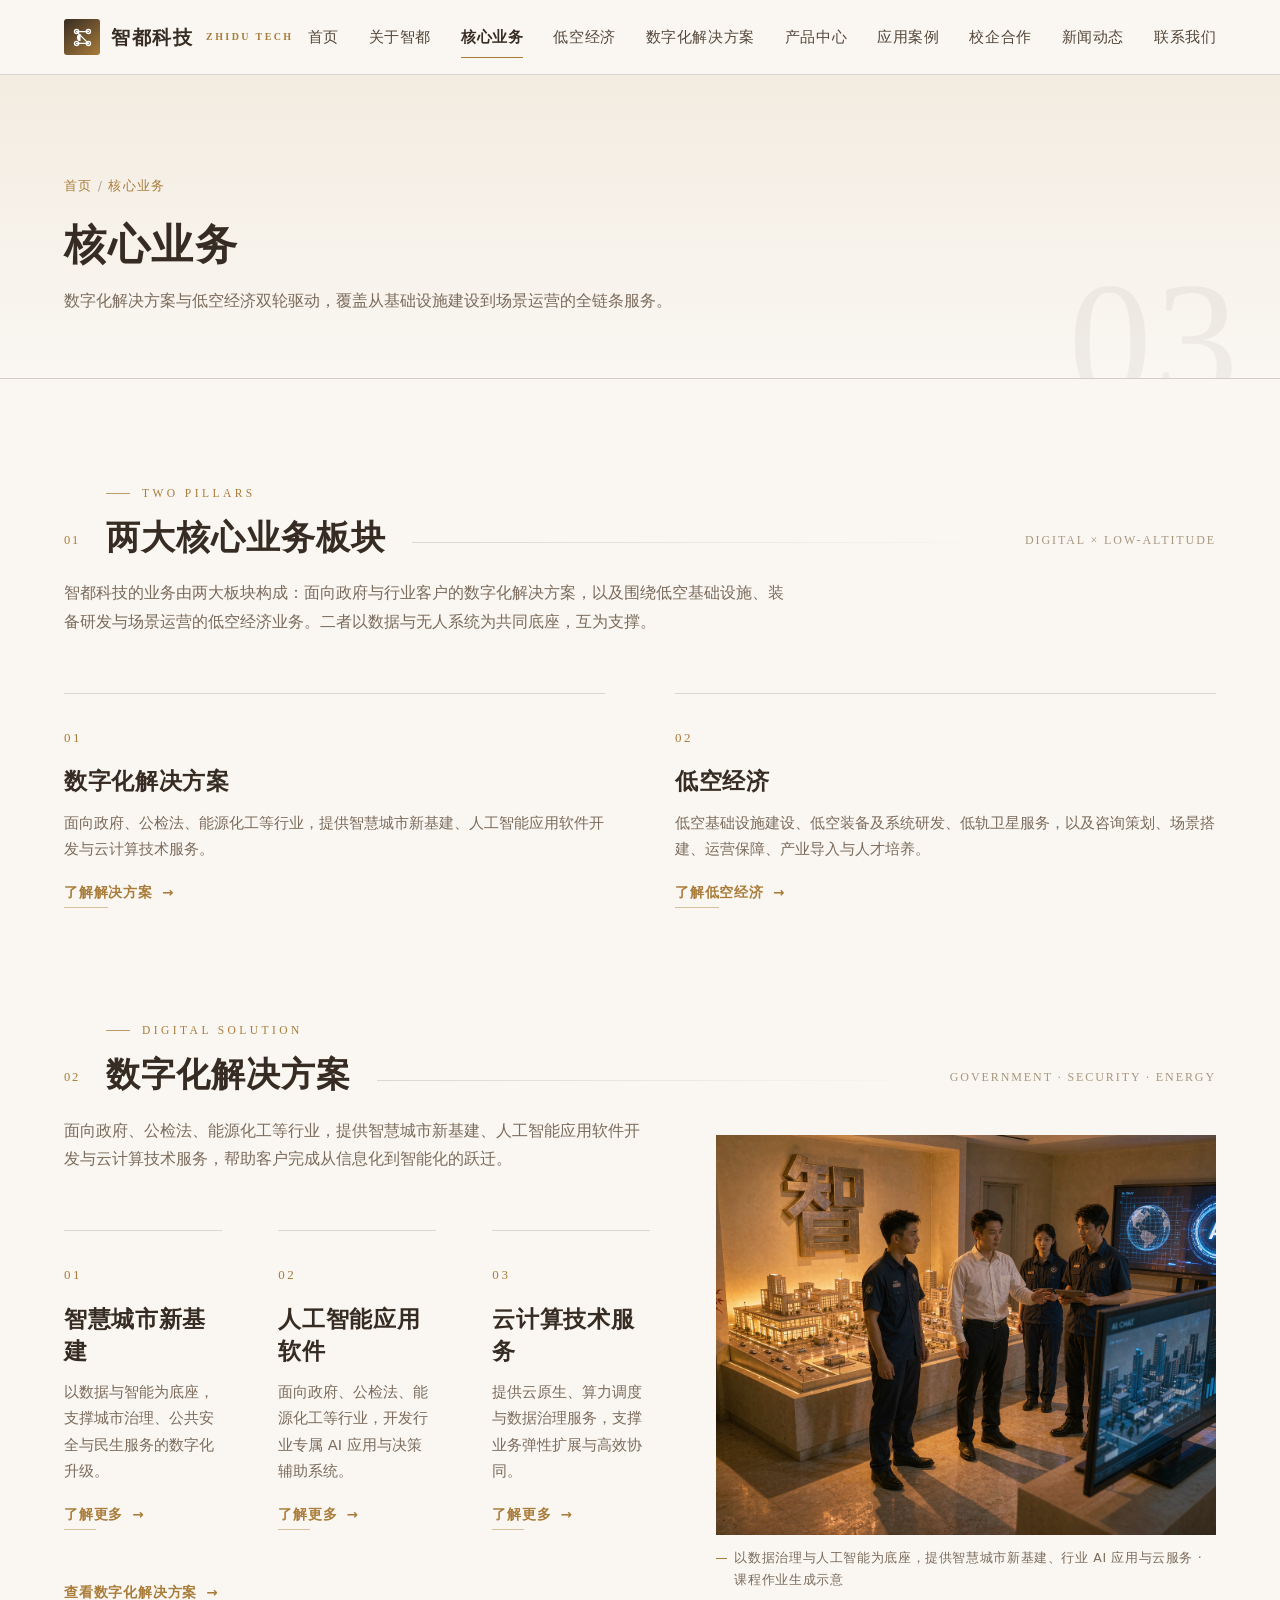
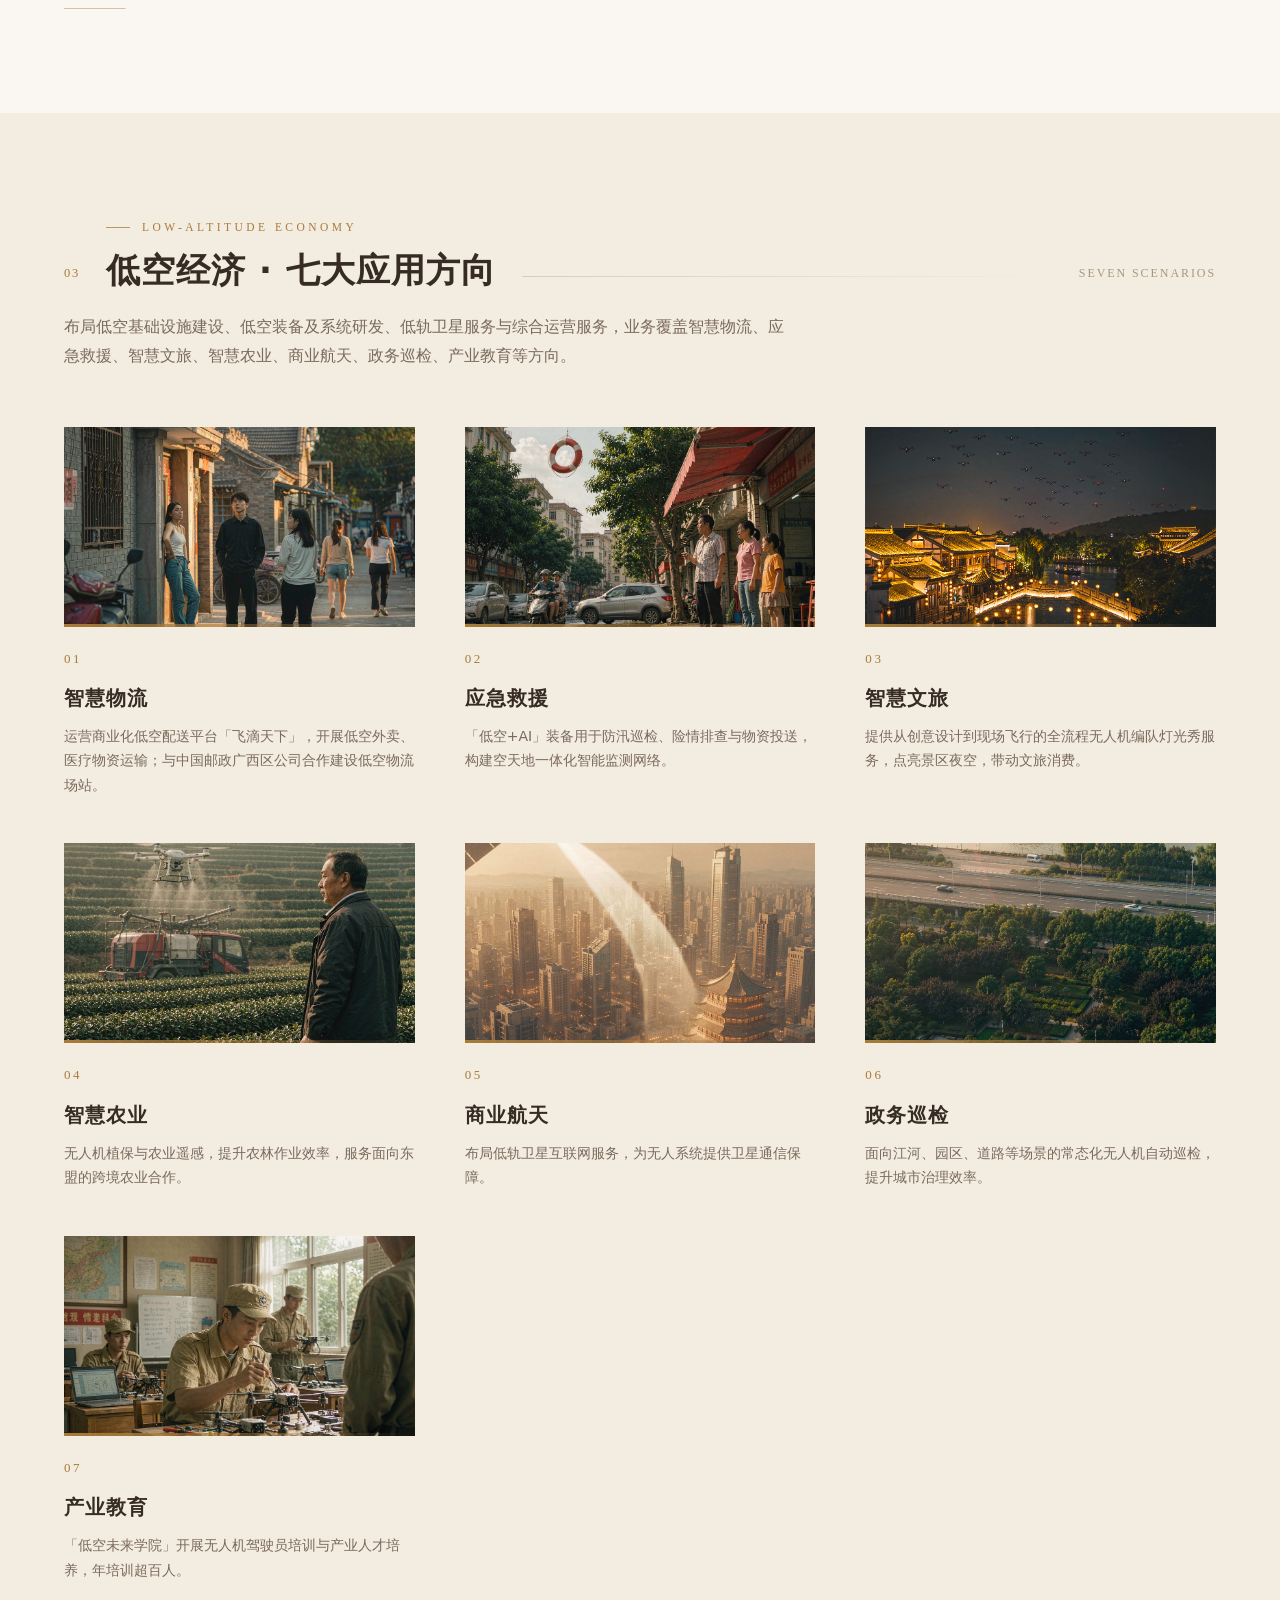
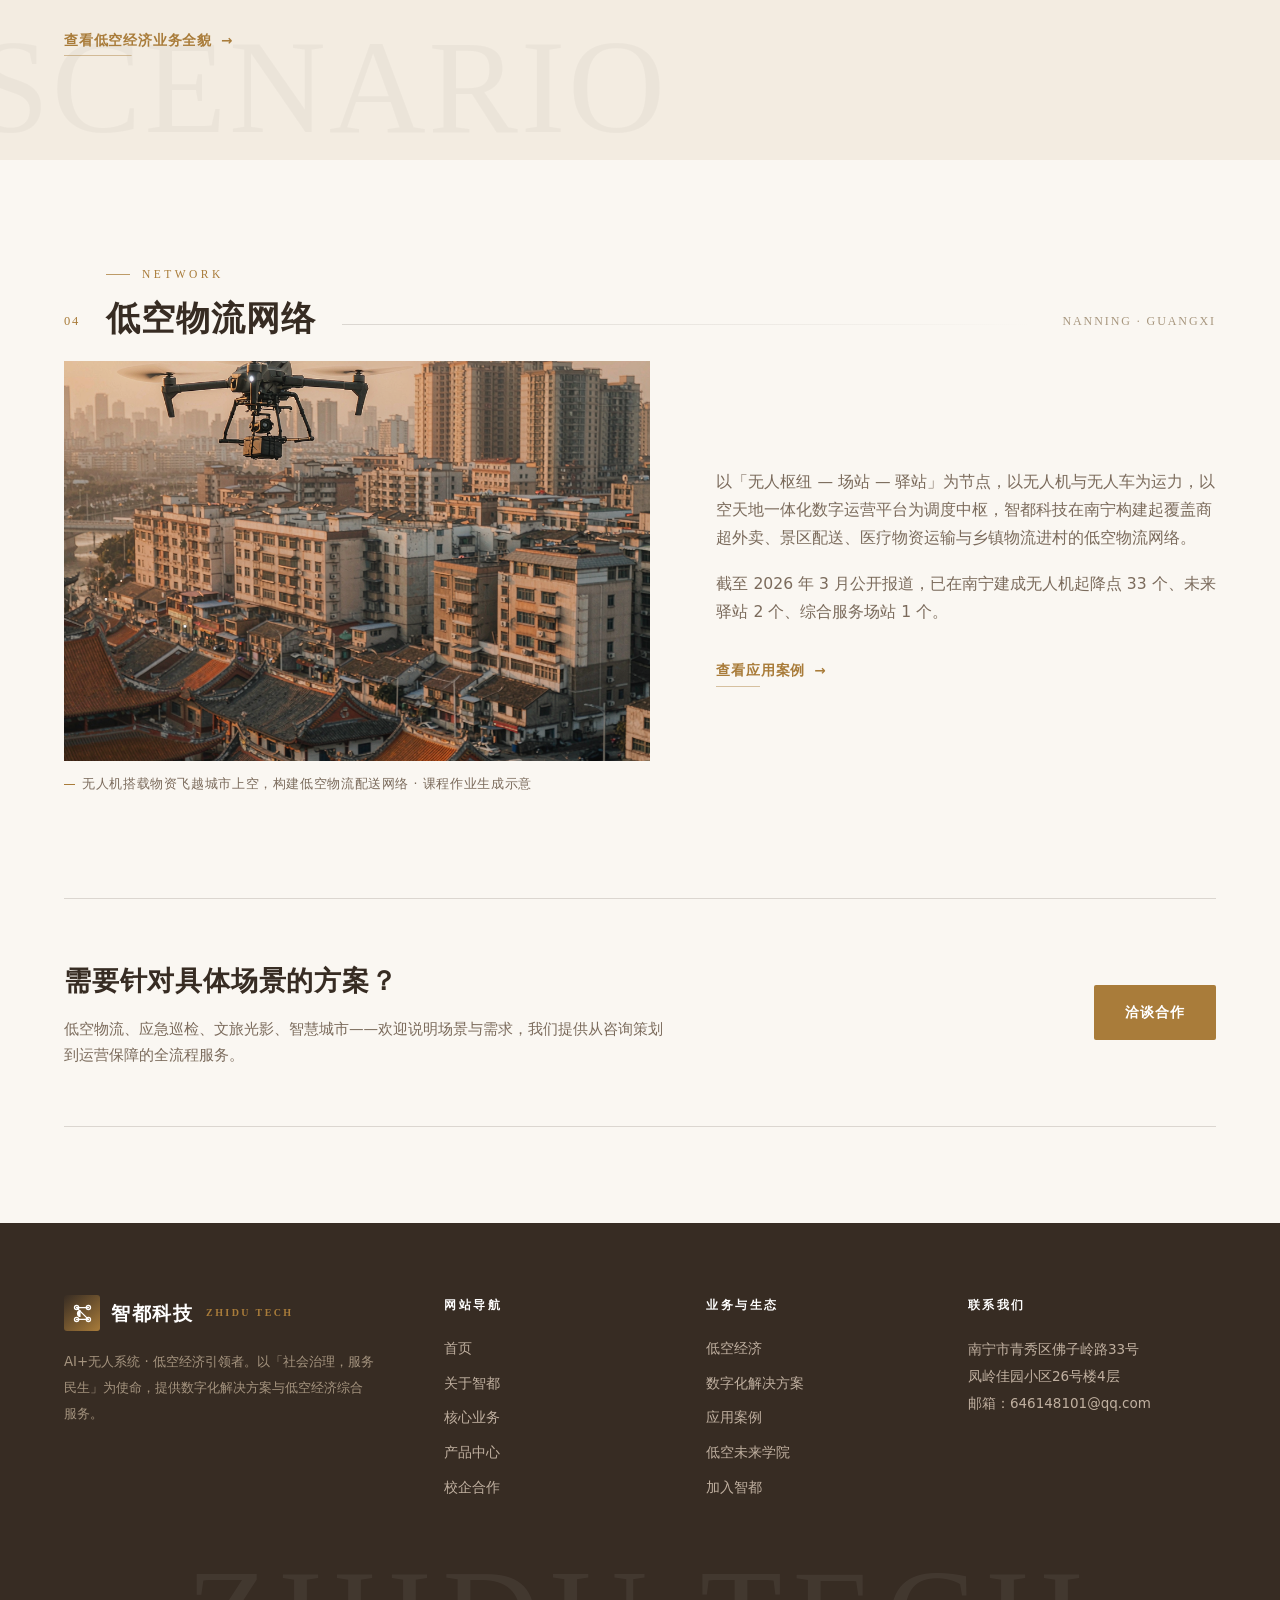
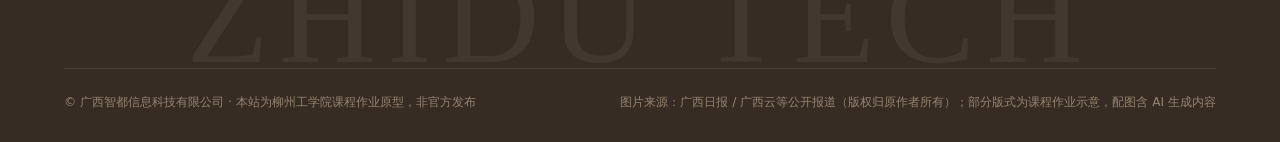
<file: business.html>
<!DOCTYPE html>
<html lang="zh-CN">
<head>
<meta charset="UTF-8">
<meta name="viewport" content="width=device-width, initial-scale=1.0">
<title>核心业务 | 广西智都信息科技有限公司</title>
<meta name="description" content="广西智都信息科技有限公司 · AI+无人系统 · 低空经济 · 数字化解决方案">
<link rel="stylesheet" href="css/style.css">
<noscript><style>.reveal{opacity:1;transform:none}.cap>*{opacity:1;transform:none}</style></noscript>
</head>
<body>
<header class="nav">
  <div class="container nav-wrap">
    <a href="index.html" class="logo"><span class="mark"><svg viewBox="0 0 32 32" fill="none" xmlns="http://www.w3.org/2000/svg" role="img" aria-label="智都科技">
  <g stroke="#ffffff" stroke-width="2">
    <circle cx="7" cy="7" r="3.2"/><circle cx="25" cy="7" r="3.2"/><circle cx="7" cy="25" r="3.2"/><circle cx="25" cy="25" r="3.2"/>
    <path d="M7 7 H25" stroke-linecap="round"/><path d="M7 25 H25" stroke-linecap="round"/><path d="M7 7 L25 25" stroke-linecap="round"/>
  </g>
  <g fill="#ffffff">
    <circle cx="7" cy="7" r="1.1"/><circle cx="25" cy="7" r="1.1"/><circle cx="7" cy="25" r="1.1"/><circle cx="25" cy="25" r="1.1"/>
    <path d="M13 10.5 V21.5 A5.5 5.5 0 0 1 13 10.5 Z"/>
  </g>
</svg></span> 智都科技<small>ZHIDU TECH</small></a>
    <ul class="menu">
      <li><a href="index.html">首页</a></li>
      <li><a href="about.html">关于智都</a><div class="sub"><a href="about.html#profile">公司简介</a><a href="about.html#history">发展历程</a><a href="about.html#honors">资质荣誉</a></div></li>
      <li><a href="business.html" class="active">核心业务</a></li>
      <li><a href="lowaltitude.html">低空经济</a></li>
      <li><a href="digital.html">数字化解决方案</a></li>
      <li><a href="products.html">产品中心</a></li>
      <li><a href="cases.html">应用案例</a></li>
      <li><a href="cooperation.html">校企合作</a><div class="sub"><a href="cooperation.html">合作概况</a><a href="academy.html">低空未来学院</a><a href="join.html">加入智都</a></div></li>
      <li><a href="news.html">新闻动态</a></li>
      <li><a href="contact.html">联系我们</a></li>
    </ul>
    <button class="menu-toggle" aria-label="展开导航">☰</button>
  </div>
</header>
<section class="ph">
  <span class="ph-num">03</span>
  <div class="container">
    <div class="crumb">首页 <span>/</span> 核心业务</div>
    <h1>核心业务</h1>
    <p>数字化解决方案与低空经济双轮驱动，覆盖从基础设施建设到场景运营的全链条服务。</p>
  </div>
</section>
<section class="sec">
  <div class="container">
    <div class="sec-head reveal">
      <span class="sec-idx">01</span>
      <div class="sec-tt"><div class="eyebrow">Two Pillars</div><h2>两大核心业务板块</h2></div>
      <span class="sec-rule"></span>
      <span class="sec-side">DIGITAL × LOW-ALTITUDE</span>
    </div>
    <p class="lead reveal">智都科技的业务由两大板块构成：面向政府与行业客户的数字化解决方案，以及围绕低空基础设施、装备研发与场景运营的低空经济业务。二者以数据与无人系统为共同底座，互为支撑。</p>
    <div class="ed-grid c2">
      <div class="ed-item reveal">
        <span class="ed-num">01</span>
        <h3>数字化解决方案</h3>
        <p>面向政府、公检法、能源化工等行业，提供智慧城市新基建、人工智能应用软件开发与云计算技术服务。</p>
        <a href="digital.html" class="a-link">了解解决方案 <i>→</i></a>
      </div>
      <div class="ed-item reveal">
        <span class="ed-num">02</span>
        <h3>低空经济</h3>
        <p>低空基础设施建设、低空装备及系统研发、低轨卫星服务，以及咨询策划、场景搭建、运营保障、产业导入与人才培养。</p>
        <a href="lowaltitude.html" class="a-link">了解低空经济 <i>→</i></a>
      </div>
    </div>
  </div>
</section>

<section class="sec tight">
  <div class="container">
    <div class="sec-head reveal">
      <span class="sec-idx">02</span>
      <div class="sec-tt"><div class="eyebrow">Digital Solution</div><h2>数字化解决方案</h2></div>
      <span class="sec-rule"></span>
      <span class="sec-side">GOVERNMENT · SECURITY · ENERGY</span>
    </div>
    <div class="split wide">
      <div class="reveal">
        <p class="lead">面向政府、公检法、能源化工等行业，提供智慧城市新基建、人工智能应用软件开发与云计算技术服务，帮助客户完成从信息化到智能化的跃迁。</p>
        <div class="ed-grid c3">
          <div class="ed-item reveal">
        <span class="ed-num">01</span>
        <h3>智慧城市新基建</h3>
        <p>以数据与智能为底座，支撑城市治理、公共安全与民生服务的数字化升级。</p>
        <a href="digital.html" class="a-link">了解更多 <i>→</i></a>
      </div>
          <div class="ed-item reveal">
        <span class="ed-num">02</span>
        <h3>人工智能应用软件</h3>
        <p>面向政府、公检法、能源化工等行业，开发行业专属 AI 应用与决策辅助系统。</p>
        <a href="digital.html" class="a-link">了解更多 <i>→</i></a>
      </div>
          <div class="ed-item reveal">
        <span class="ed-num">03</span>
        <h3>云计算技术服务</h3>
        <p>提供云原生、算力调度与数据治理服务，支撑业务弹性扩展与高效协同。</p>
        <a href="digital.html" class="a-link">了解更多 <i>→</i></a>
      </div>
        </div>
        <p style="margin-top:40px"><a href="digital.html" class="a-link">查看数字化解决方案 <i>→</i></a></p>
      </div>
      <figure class="reveal" style="margin:0">
        <div class="fig mid"><img src="images/gen_biz_digital.png" alt="数字化解决方案核心能力"><span class="ticks"><i></i><i></i><i></i><i></i></span></div>
        <figcaption class="fig-cap">以数据治理与人工智能为底座，提供智慧城市新基建、行业 AI 应用与云服务 · 课程作业生成示意</figcaption>
      </figure>
    </div>
  </div>
</section>

<section class="sec paper">
  <span class="wm bl">SCENARIO</span>
  <div class="container">
    <div class="sec-head reveal">
      <span class="sec-idx">03</span>
      <div class="sec-tt"><div class="eyebrow">Low-Altitude Economy</div><h2>低空经济 · 七大应用方向</h2></div>
      <span class="sec-rule"></span>
      <span class="sec-side">SEVEN SCENARIOS</span>
    </div>
    <p class="lead reveal">布局低空基础设施建设、低空装备及系统研发、低轨卫星服务与综合运营服务，业务覆盖智慧物流、应急救援、智慧文旅、智慧农业、商业航天、政务巡检、产业教育等方向。</p>
    <div class="sce-grid">
      <div class="sce reveal">
        <div class="sce-img"><img src="images/b_sce_logi.png" alt="智慧物流"></div>
        <span class="sce-num">01</span>
        <h3 class="sce-tt">智慧物流</h3>
        <p class="sce-desc">运营商业化低空配送平台「飞滴天下」，开展低空外卖、医疗物资运输；与中国邮政广西区公司合作建设低空物流场站。</p>
      </div>
      <div class="sce reveal">
        <div class="sce-img"><img src="images/b_sce_rescue.png" alt="应急救援"></div>
        <span class="sce-num">02</span>
        <h3 class="sce-tt">应急救援</h3>
        <p class="sce-desc">「低空+AI」装备用于防汛巡检、险情排查与物资投送，构建空天地一体化智能监测网络。</p>
      </div>
      <div class="sce reveal">
        <div class="sce-img"><img src="images/b_sce_tourism.png" alt="智慧文旅"></div>
        <span class="sce-num">03</span>
        <h3 class="sce-tt">智慧文旅</h3>
        <p class="sce-desc">提供从创意设计到现场飞行的全流程无人机编队灯光秀服务，点亮景区夜空，带动文旅消费。</p>
      </div>
      <div class="sce reveal">
        <div class="sce-img"><img src="images/b_sce_agri.png" alt="智慧农业"></div>
        <span class="sce-num">04</span>
        <h3 class="sce-tt">智慧农业</h3>
        <p class="sce-desc">无人机植保与农业遥感，提升农林作业效率，服务面向东盟的跨境农业合作。</p>
      </div>
      <div class="sce reveal">
        <div class="sce-img"><img src="images/b_sce_space.png" alt="商业航天"></div>
        <span class="sce-num">05</span>
        <h3 class="sce-tt">商业航天</h3>
        <p class="sce-desc">布局低轨卫星互联网服务，为无人系统提供卫星通信保障。</p>
      </div>
      <div class="sce reveal">
        <div class="sce-img"><img src="images/b_sce_inspect.png" alt="政务巡检"></div>
        <span class="sce-num">06</span>
        <h3 class="sce-tt">政务巡检</h3>
        <p class="sce-desc">面向江河、园区、道路等场景的常态化无人机自动巡检，提升城市治理效率。</p>
      </div>
      <div class="sce reveal">
        <div class="sce-img"><img src="images/b_sce_edu.png" alt="产业教育"></div>
        <span class="sce-num">07</span>
        <h3 class="sce-tt">产业教育</h3>
        <p class="sce-desc">「低空未来学院」开展无人机驾驶员培训与产业人才培养，年培训超百人。</p>
      </div>
    </div>
    <p style="margin-top:44px"><a href="lowaltitude.html" class="a-link">查看低空经济业务全貌 <i>→</i></a></p>
  </div>
</section>

<section class="sec">
  <div class="container">
    <div class="sec-head reveal">
      <span class="sec-idx">04</span>
      <div class="sec-tt"><div class="eyebrow">Network</div><h2>低空物流网络</h2></div>
      <span class="sec-rule"></span>
      <span class="sec-side">NANNING · GUANGXI</span>
    </div>
    <div class="split wide">
      <figure class="reveal" style="margin:0">
        <div class="fig mid"><img src="images/gen_biz_logi.png" alt="低空物流配送网络"><span class="ticks"><i></i><i></i><i></i><i></i></span></div>
        <figcaption class="fig-cap">无人机搭载物资飞越城市上空，构建低空物流配送网络 · 课程作业生成示意</figcaption>
      </figure>
      <div class="reveal">
        <p style="color:var(--muted);font-size:15.6px;margin-bottom:18px">以「无人枢纽 — 场站 — 驿站」为节点，以无人机与无人车为运力，以空天地一体化数字运营平台为调度中枢，智都科技在南宁构建起覆盖商超外卖、景区配送、医疗物资运输与乡镇物流进村的低空物流网络。</p>
        <p style="color:var(--muted);font-size:15.6px;margin-bottom:30px">截至 2026 年 3 月公开报道，已在南宁建成无人机起降点 33 个、未来驿站 2 个、综合服务场站 1 个。</p>
        <a href="cases.html" class="a-link">查看应用案例 <i>→</i></a>
      </div>
    </div>
  </div>
</section>

<section class="sec tight" style="padding-bottom:96px">
  <div class="container cta reveal">
    <div><h2>需要针对具体场景的方案？</h2><p>低空物流、应急巡检、文旅光影、智慧城市——欢迎说明场景与需求，我们提供从咨询策划到运营保障的全流程服务。</p></div>
    <a href="contact.html" class="btn btn-solid">洽谈合作</a>
  </div>
</section>

<footer class="footer">
  <div class="container f-grid">
    <div class="f-brand">
      <div class="logo"><span class="mark"><svg viewBox="0 0 32 32" fill="none" xmlns="http://www.w3.org/2000/svg" role="img" aria-label="智都科技">
  <g stroke="#ffffff" stroke-width="2">
    <circle cx="7" cy="7" r="3.2"/><circle cx="25" cy="7" r="3.2"/><circle cx="7" cy="25" r="3.2"/><circle cx="25" cy="25" r="3.2"/>
    <path d="M7 7 H25" stroke-linecap="round"/><path d="M7 25 H25" stroke-linecap="round"/><path d="M7 7 L25 25" stroke-linecap="round"/>
  </g>
  <g fill="#ffffff">
    <circle cx="7" cy="7" r="1.1"/><circle cx="25" cy="7" r="1.1"/><circle cx="7" cy="25" r="1.1"/><circle cx="25" cy="25" r="1.1"/>
    <path d="M13 10.5 V21.5 A5.5 5.5 0 0 1 13 10.5 Z"/>
  </g>
</svg></span> 智都科技<small>ZHIDU TECH</small></div>
      <p>AI+无人系统 · 低空经济引领者。以「社会治理，服务民生」为使命，提供数字化解决方案与低空经济综合服务。</p>
    </div>
    <div>
      <h4>网站导航</h4>
      <a href="index.html">首页</a><a href="about.html">关于智都</a><a href="business.html">核心业务</a><a href="products.html">产品中心</a><a href="cooperation.html">校企合作</a>
    </div>
    <div>
      <h4>业务与生态</h4>
      <a href="lowaltitude.html">低空经济</a><a href="digital.html">数字化解决方案</a><a href="cases.html">应用案例</a><a href="academy.html">低空未来学院</a><a href="join.html">加入智都</a>
    </div>
    <div class="f-contact">
      <h4>联系我们</h4>
      <p>南宁市青秀区佛子岭路33号<br>凤岭佳园小区26号楼4层<br>邮箱：646148101@qq.com</p>
    </div>
  </div>
  <div class="container">
    <div class="f-mark">ZHIDU TECH</div>
    <div class="f-bottom">
      <span>© 广西智都信息科技有限公司 · 本站为柳州工学院课程作业原型，非官方发布</span>
      <span>图片来源：广西日报 / 广西云等公开报道（版权归原作者所有）；部分版式为课程作业示意，配图含 AI 生成内容</span>
    </div>
  </div>
</footer>
<script src="js/main.js"></script>
</body>
</html>
</file>
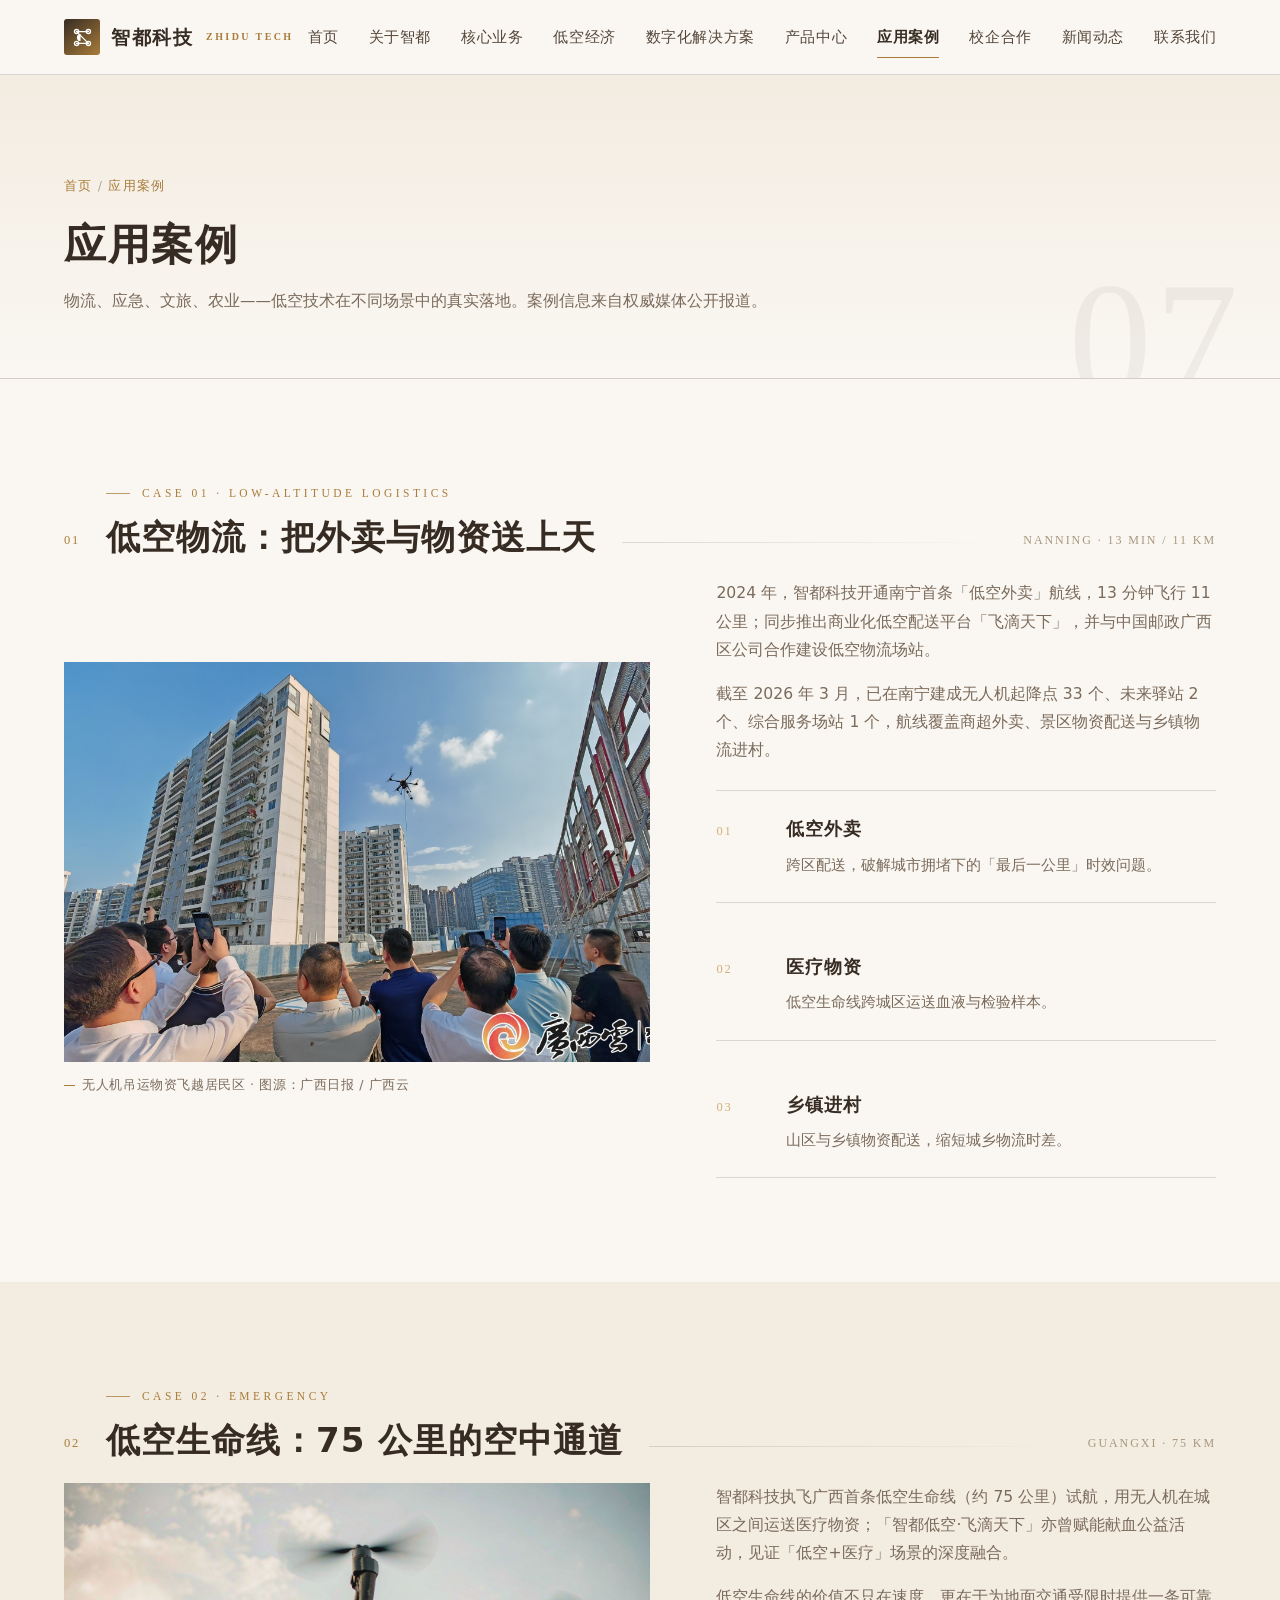
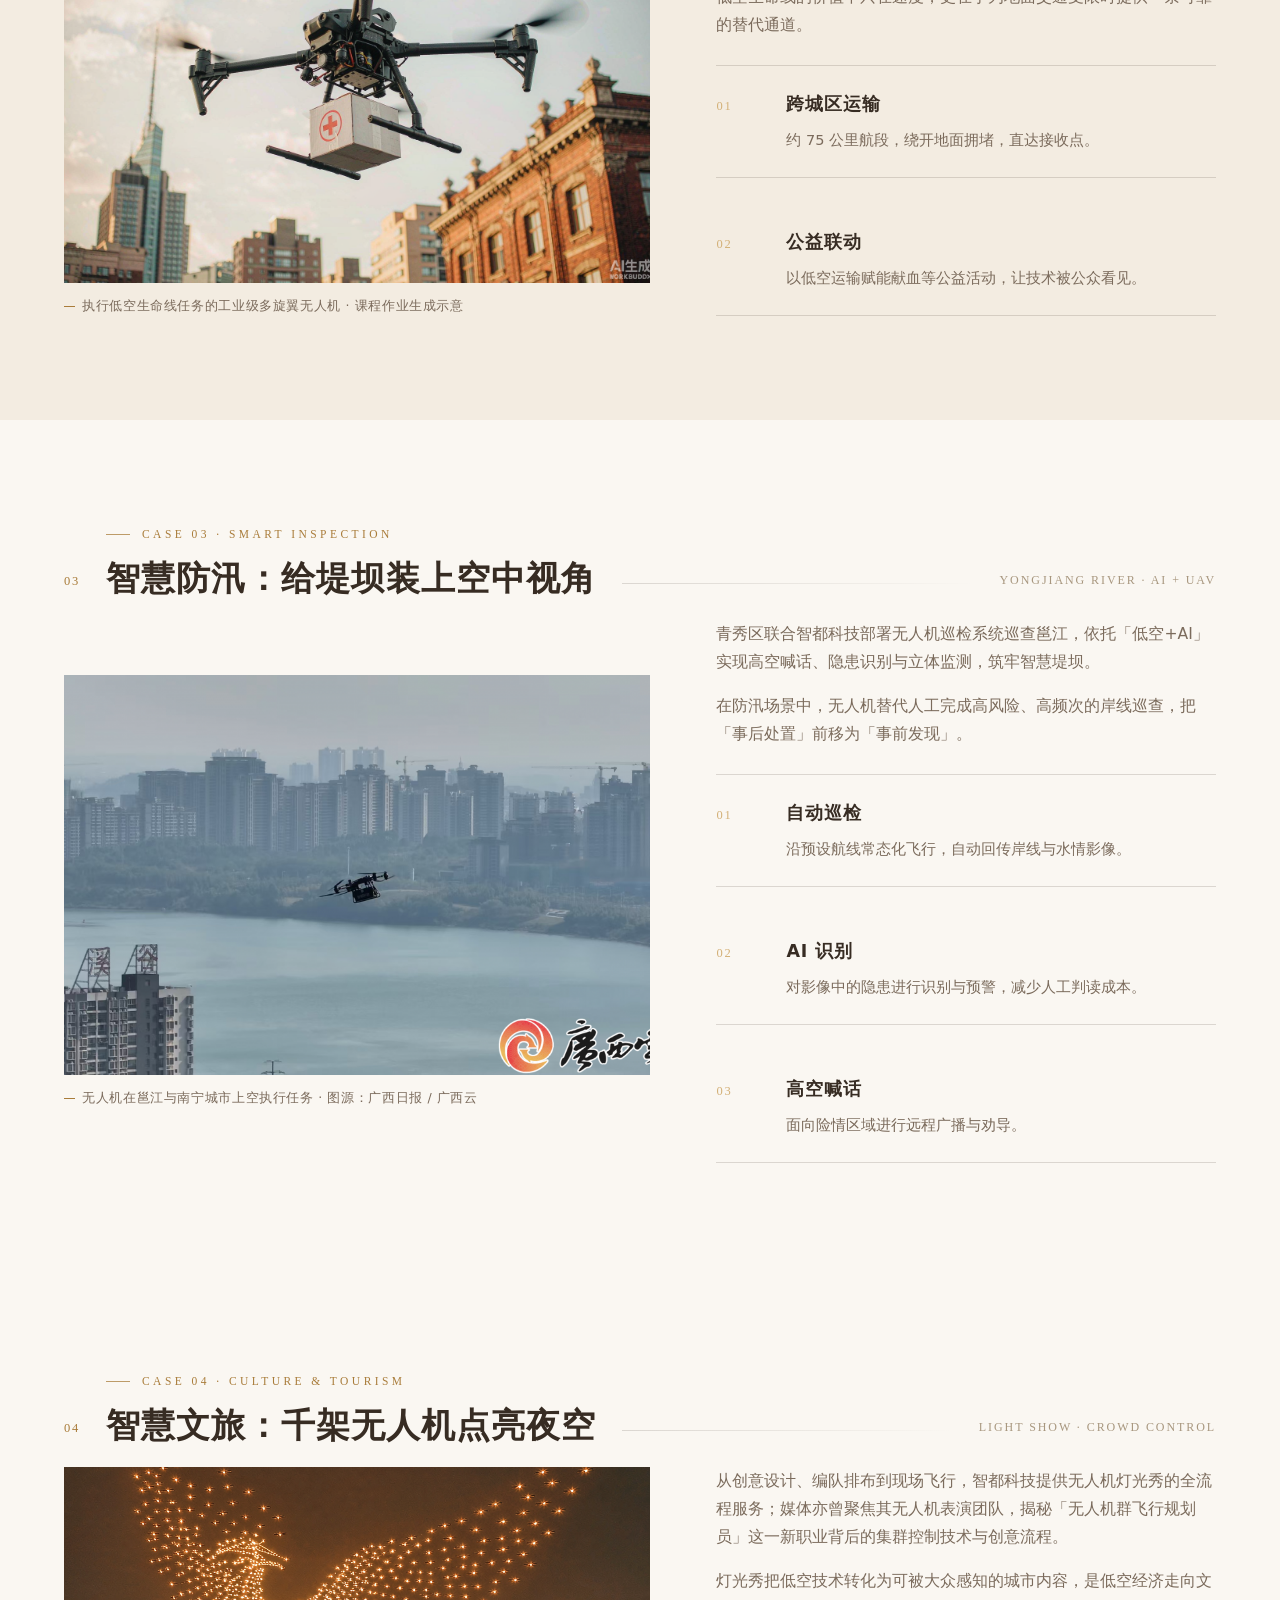
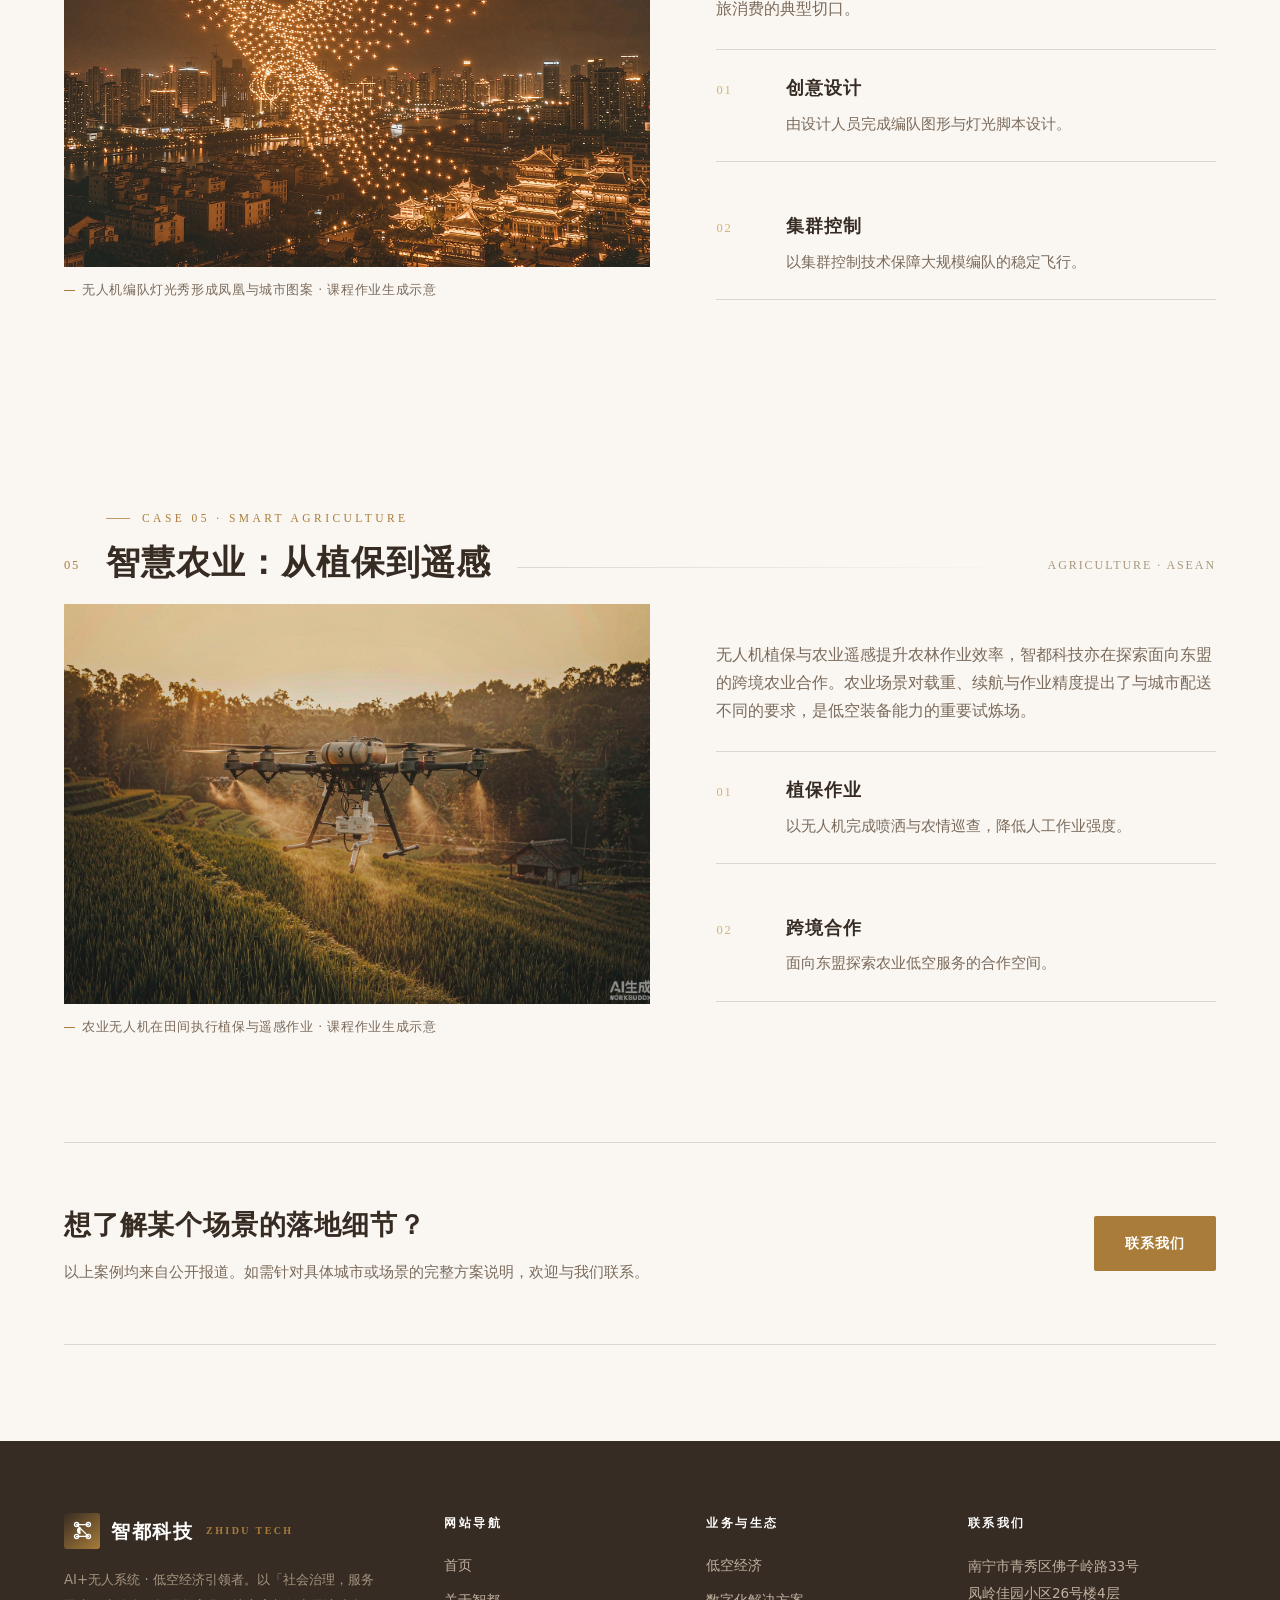
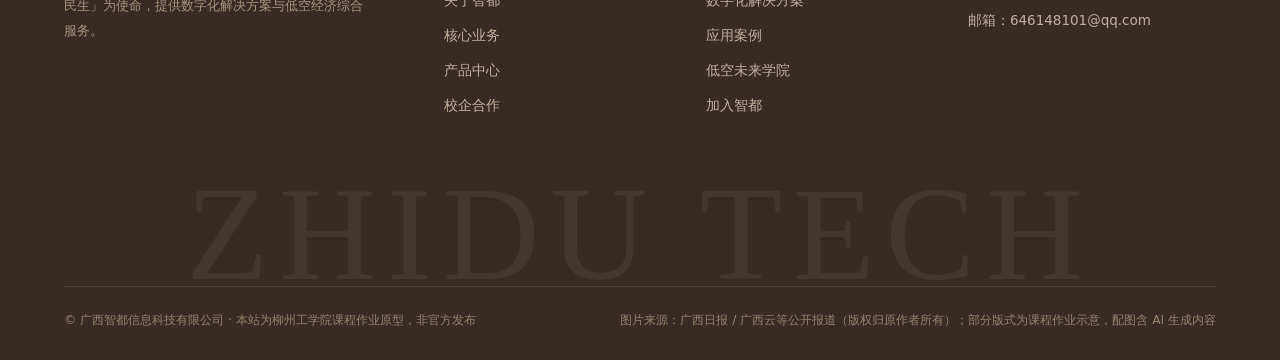
<file: cases.html>
<!DOCTYPE html>
<html lang="zh-CN">
<head>
<meta charset="UTF-8">
<meta name="viewport" content="width=device-width, initial-scale=1.0">
<title>应用案例 | 广西智都信息科技有限公司</title>
<meta name="description" content="广西智都信息科技有限公司 · AI+无人系统 · 低空经济 · 数字化解决方案">
<link rel="stylesheet" href="css/style.css">
<noscript><style>.reveal{opacity:1;transform:none}.cap>*{opacity:1;transform:none}</style></noscript>
</head>
<body>
<header class="nav">
  <div class="container nav-wrap">
    <a href="index.html" class="logo"><span class="mark"><svg viewBox="0 0 32 32" fill="none" xmlns="http://www.w3.org/2000/svg" role="img" aria-label="智都科技">
  <g stroke="#ffffff" stroke-width="2">
    <circle cx="7" cy="7" r="3.2"/><circle cx="25" cy="7" r="3.2"/><circle cx="7" cy="25" r="3.2"/><circle cx="25" cy="25" r="3.2"/>
    <path d="M7 7 H25" stroke-linecap="round"/><path d="M7 25 H25" stroke-linecap="round"/><path d="M7 7 L25 25" stroke-linecap="round"/>
  </g>
  <g fill="#ffffff">
    <circle cx="7" cy="7" r="1.1"/><circle cx="25" cy="7" r="1.1"/><circle cx="7" cy="25" r="1.1"/><circle cx="25" cy="25" r="1.1"/>
    <path d="M13 10.5 V21.5 A5.5 5.5 0 0 1 13 10.5 Z"/>
  </g>
</svg></span> 智都科技<small>ZHIDU TECH</small></a>
    <ul class="menu">
      <li><a href="index.html">首页</a></li>
      <li><a href="about.html">关于智都</a><div class="sub"><a href="about.html#profile">公司简介</a><a href="about.html#history">发展历程</a><a href="about.html#honors">资质荣誉</a></div></li>
      <li><a href="business.html">核心业务</a></li>
      <li><a href="lowaltitude.html">低空经济</a></li>
      <li><a href="digital.html">数字化解决方案</a></li>
      <li><a href="products.html">产品中心</a></li>
      <li><a href="cases.html" class="active">应用案例</a></li>
      <li><a href="cooperation.html">校企合作</a><div class="sub"><a href="cooperation.html">合作概况</a><a href="academy.html">低空未来学院</a><a href="join.html">加入智都</a></div></li>
      <li><a href="news.html">新闻动态</a></li>
      <li><a href="contact.html">联系我们</a></li>
    </ul>
    <button class="menu-toggle" aria-label="展开导航">☰</button>
  </div>
</header>
<section class="ph">
  <span class="ph-num">07</span>
  <div class="container">
    <div class="crumb">首页 <span>/</span> 应用案例</div>
    <h1>应用案例</h1>
    <p>物流、应急、文旅、农业——低空技术在不同场景中的真实落地。案例信息来自权威媒体公开报道。</p>
  </div>
</section>
<section class="sec">
  <div class="container">
    <div class="sec-head reveal">
      <span class="sec-idx">01</span>
      <div class="sec-tt"><div class="eyebrow">Case 01 · Low-Altitude Logistics</div><h2>低空物流：把外卖与物资送上天</h2></div>
      <span class="sec-rule"></span>
      <span class="sec-side">NANNING · 13 MIN / 11 KM</span>
    </div>
    <div class="split wide">
      <figure class="reveal" style="margin:0">
        <div class="fig mid"><img src="images/drone_delivery.jpg" alt="无人机吊运物资"><span class="ticks"><i></i><i></i><i></i><i></i></span></div>
        <figcaption class="fig-cap">无人机吊运物资飞越居民区 · 图源：广西日报 / 广西云</figcaption>
      </figure>
      <div class="reveal">
        <p style="color:var(--muted);font-size:15.6px;margin-bottom:16px">2024 年，智都科技开通南宁首条「低空外卖」航线，13 分钟飞行 11 公里；同步推出商业化低空配送平台「飞滴天下」，并与中国邮政广西区公司合作建设低空物流场站。</p><p style="color:var(--muted);font-size:15.6px">截至 2026 年 3 月，已在南宁建成无人机起降点 33 个、未来驿站 2 个、综合服务场站 1 个，航线覆盖商超外卖、景区物资配送与乡镇物流进村。</p>
        <div class="rows stack" style="margin-top:26px"><div class="row reveal">
        <span class="row-num">01</span>
        <div class="row-tt">低空外卖</div>
        <div class="row-desc">跨区配送，破解城市拥堵下的「最后一公里」时效问题。</div>
      </div><div class="row reveal">
        <span class="row-num">02</span>
        <div class="row-tt">医疗物资</div>
        <div class="row-desc">低空生命线跨城区运送血液与检验样本。</div>
      </div><div class="row reveal">
        <span class="row-num">03</span>
        <div class="row-tt">乡镇进村</div>
        <div class="row-desc">山区与乡镇物资配送，缩短城乡物流时差。</div>
      </div></div>
      </div>
    </div>
  </div>
</section><section class="sec paper">
  <div class="container">
    <div class="sec-head reveal">
      <span class="sec-idx">02</span>
      <div class="sec-tt"><div class="eyebrow">Case 02 · Emergency</div><h2>低空生命线：75 公里的空中通道</h2></div>
      <span class="sec-rule"></span>
      <span class="sec-side">GUANGXI · 75 KM</span>
    </div>
    <div class="split wide">
      <figure class="reveal" style="margin:0">
        <div class="fig mid"><img src="images/gen_case_emerg.png" alt="低空生命线执飞无人机"><span class="ticks"><i></i><i></i><i></i><i></i></span></div>
        <figcaption class="fig-cap">执行低空生命线任务的工业级多旋翼无人机 · 课程作业生成示意</figcaption>
      </figure>
      <div class="reveal">
        <p style="color:var(--muted);font-size:15.6px;margin-bottom:16px">智都科技执飞广西首条低空生命线（约 75 公里）试航，用无人机在城区之间运送医疗物资；「智都低空·飞滴天下」亦曾赋能献血公益活动，见证「低空+医疗」场景的深度融合。</p><p style="color:var(--muted);font-size:15.6px">低空生命线的价值不只在速度，更在于为地面交通受限时提供一条可靠的替代通道。</p>
        <div class="rows stack" style="margin-top:26px"><div class="row reveal">
        <span class="row-num">01</span>
        <div class="row-tt">跨城区运输</div>
        <div class="row-desc">约 75 公里航段，绕开地面拥堵，直达接收点。</div>
      </div><div class="row reveal">
        <span class="row-num">02</span>
        <div class="row-tt">公益联动</div>
        <div class="row-desc">以低空运输赋能献血等公益活动，让技术被公众看见。</div>
      </div></div>
      </div>
    </div>
  </div>
</section><section class="sec">
  <div class="container">
    <div class="sec-head reveal">
      <span class="sec-idx">03</span>
      <div class="sec-tt"><div class="eyebrow">Case 03 · Smart Inspection</div><h2>智慧防汛：给堤坝装上空中视角</h2></div>
      <span class="sec-rule"></span>
      <span class="sec-side">YONGJIANG RIVER · AI + UAV</span>
    </div>
    <div class="split wide">
      <figure class="reveal" style="margin:0">
        <div class="fig mid"><img src="images/drone_city.png" alt="无人机在南宁城市上空执行任务"><span class="ticks"><i></i><i></i><i></i><i></i></span></div>
        <figcaption class="fig-cap">无人机在邕江与南宁城市上空执行任务 · 图源：广西日报 / 广西云</figcaption>
      </figure>
      <div class="reveal">
        <p style="color:var(--muted);font-size:15.6px;margin-bottom:16px">青秀区联合智都科技部署无人机巡检系统巡查邕江，依托「低空+AI」实现高空喊话、隐患识别与立体监测，筑牢智慧堤坝。</p><p style="color:var(--muted);font-size:15.6px">在防汛场景中，无人机替代人工完成高风险、高频次的岸线巡查，把「事后处置」前移为「事前发现」。</p>
        <div class="rows stack" style="margin-top:26px"><div class="row reveal">
        <span class="row-num">01</span>
        <div class="row-tt">自动巡检</div>
        <div class="row-desc">沿预设航线常态化飞行，自动回传岸线与水情影像。</div>
      </div><div class="row reveal">
        <span class="row-num">02</span>
        <div class="row-tt">AI 识别</div>
        <div class="row-desc">对影像中的隐患进行识别与预警，减少人工判读成本。</div>
      </div><div class="row reveal">
        <span class="row-num">03</span>
        <div class="row-tt">高空喊话</div>
        <div class="row-desc">面向险情区域进行远程广播与劝导。</div>
      </div></div>
      </div>
    </div>
  </div>
</section><section class="sec">
  <div class="container">
    <div class="sec-head reveal">
      <span class="sec-idx">04</span>
      <div class="sec-tt"><div class="eyebrow">Case 04 · Culture &amp; Tourism</div><h2>智慧文旅：千架无人机点亮夜空</h2></div>
      <span class="sec-rule"></span>
      <span class="sec-side">LIGHT SHOW · CROWD CONTROL</span>
    </div>
    <div class="split wide">
      <figure class="reveal" style="margin:0">
        <div class="fig mid"><img src="images/gen_case_show.png" alt="无人机编队灯光秀"><span class="ticks"><i></i><i></i><i></i><i></i></span></div>
        <figcaption class="fig-cap">无人机编队灯光秀形成凤凰与城市图案 · 课程作业生成示意</figcaption>
      </figure>
      <div class="reveal">
        <p style="color:var(--muted);font-size:15.6px;margin-bottom:16px">从创意设计、编队排布到现场飞行，智都科技提供无人机灯光秀的全流程服务；媒体亦曾聚焦其无人机表演团队，揭秘「无人机群飞行规划员」这一新职业背后的集群控制技术与创意流程。</p><p style="color:var(--muted);font-size:15.6px">灯光秀把低空技术转化为可被大众感知的城市内容，是低空经济走向文旅消费的典型切口。</p>
        <div class="rows stack" style="margin-top:26px"><div class="row reveal">
        <span class="row-num">01</span>
        <div class="row-tt">创意设计</div>
        <div class="row-desc">由设计人员完成编队图形与灯光脚本设计。</div>
      </div><div class="row reveal">
        <span class="row-num">02</span>
        <div class="row-tt">集群控制</div>
        <div class="row-desc">以集群控制技术保障大规模编队的稳定飞行。</div>
      </div></div>
      </div>
    </div>
  </div>
</section><section class="sec">
  <div class="container">
    <div class="sec-head reveal">
      <span class="sec-idx">05</span>
      <div class="sec-tt"><div class="eyebrow">Case 05 · Smart Agriculture</div><h2>智慧农业：从植保到遥感</h2></div>
      <span class="sec-rule"></span>
      <span class="sec-side">AGRICULTURE · ASEAN</span>
    </div>
    <div class="split wide">
      <figure class="reveal" style="margin:0">
        <div class="fig mid"><img src="images/gen_case_agri.png" alt="智慧农业无人机作业"><span class="ticks"><i></i><i></i><i></i><i></i></span></div>
        <figcaption class="fig-cap">农业无人机在田间执行植保与遥感作业 · 课程作业生成示意</figcaption>
      </figure>
      <div class="reveal">
        <p style="color:var(--muted);font-size:15.6px">无人机植保与农业遥感提升农林作业效率，智都科技亦在探索面向东盟的跨境农业合作。农业场景对载重、续航与作业精度提出了与城市配送不同的要求，是低空装备能力的重要试炼场。</p>
        <div class="rows stack" style="margin-top:26px"><div class="row reveal">
        <span class="row-num">01</span>
        <div class="row-tt">植保作业</div>
        <div class="row-desc">以无人机完成喷洒与农情巡查，降低人工作业强度。</div>
      </div><div class="row reveal">
        <span class="row-num">02</span>
        <div class="row-tt">跨境合作</div>
        <div class="row-desc">面向东盟探索农业低空服务的合作空间。</div>
      </div></div>
      </div>
    </div>
  </div>
</section><section class="sec tight" style="padding-bottom:96px">
  <div class="container cta reveal">
    <div><h2>想了解某个场景的落地细节？</h2><p>以上案例均来自公开报道。如需针对具体城市或场景的完整方案说明，欢迎与我们联系。</p></div>
    <a href="contact.html" class="btn btn-solid">联系我们</a>
  </div>
</section>
<footer class="footer">
  <div class="container f-grid">
    <div class="f-brand">
      <div class="logo"><span class="mark"><svg viewBox="0 0 32 32" fill="none" xmlns="http://www.w3.org/2000/svg" role="img" aria-label="智都科技">
  <g stroke="#ffffff" stroke-width="2">
    <circle cx="7" cy="7" r="3.2"/><circle cx="25" cy="7" r="3.2"/><circle cx="7" cy="25" r="3.2"/><circle cx="25" cy="25" r="3.2"/>
    <path d="M7 7 H25" stroke-linecap="round"/><path d="M7 25 H25" stroke-linecap="round"/><path d="M7 7 L25 25" stroke-linecap="round"/>
  </g>
  <g fill="#ffffff">
    <circle cx="7" cy="7" r="1.1"/><circle cx="25" cy="7" r="1.1"/><circle cx="7" cy="25" r="1.1"/><circle cx="25" cy="25" r="1.1"/>
    <path d="M13 10.5 V21.5 A5.5 5.5 0 0 1 13 10.5 Z"/>
  </g>
</svg></span> 智都科技<small>ZHIDU TECH</small></div>
      <p>AI+无人系统 · 低空经济引领者。以「社会治理，服务民生」为使命，提供数字化解决方案与低空经济综合服务。</p>
    </div>
    <div>
      <h4>网站导航</h4>
      <a href="index.html">首页</a><a href="about.html">关于智都</a><a href="business.html">核心业务</a><a href="products.html">产品中心</a><a href="cooperation.html">校企合作</a>
    </div>
    <div>
      <h4>业务与生态</h4>
      <a href="lowaltitude.html">低空经济</a><a href="digital.html">数字化解决方案</a><a href="cases.html">应用案例</a><a href="academy.html">低空未来学院</a><a href="join.html">加入智都</a>
    </div>
    <div class="f-contact">
      <h4>联系我们</h4>
      <p>南宁市青秀区佛子岭路33号<br>凤岭佳园小区26号楼4层<br>邮箱：646148101@qq.com</p>
    </div>
  </div>
  <div class="container">
    <div class="f-mark">ZHIDU TECH</div>
    <div class="f-bottom">
      <span>© 广西智都信息科技有限公司 · 本站为柳州工学院课程作业原型，非官方发布</span>
      <span>图片来源：广西日报 / 广西云等公开报道（版权归原作者所有）；部分版式为课程作业示意，配图含 AI 生成内容</span>
    </div>
  </div>
</footer>
<script src="js/main.js"></script>
</body>
</html>
</file>
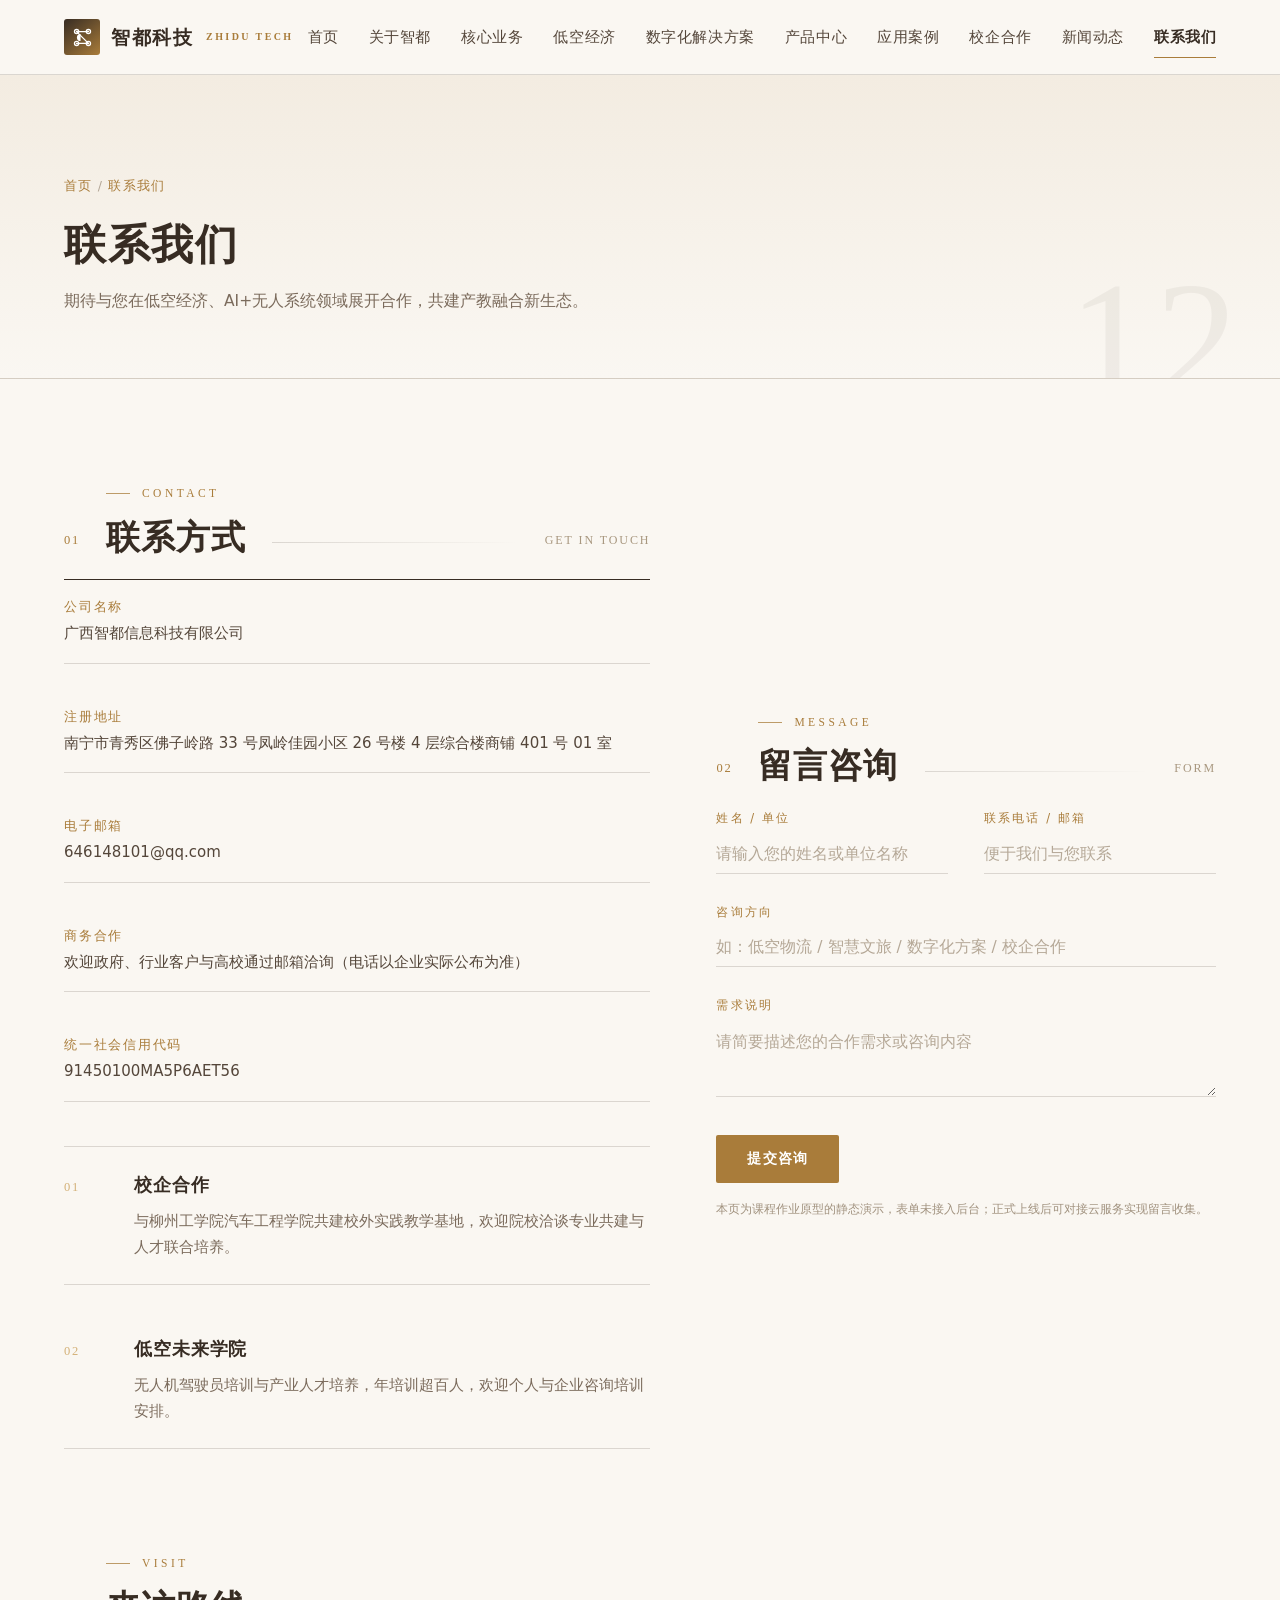
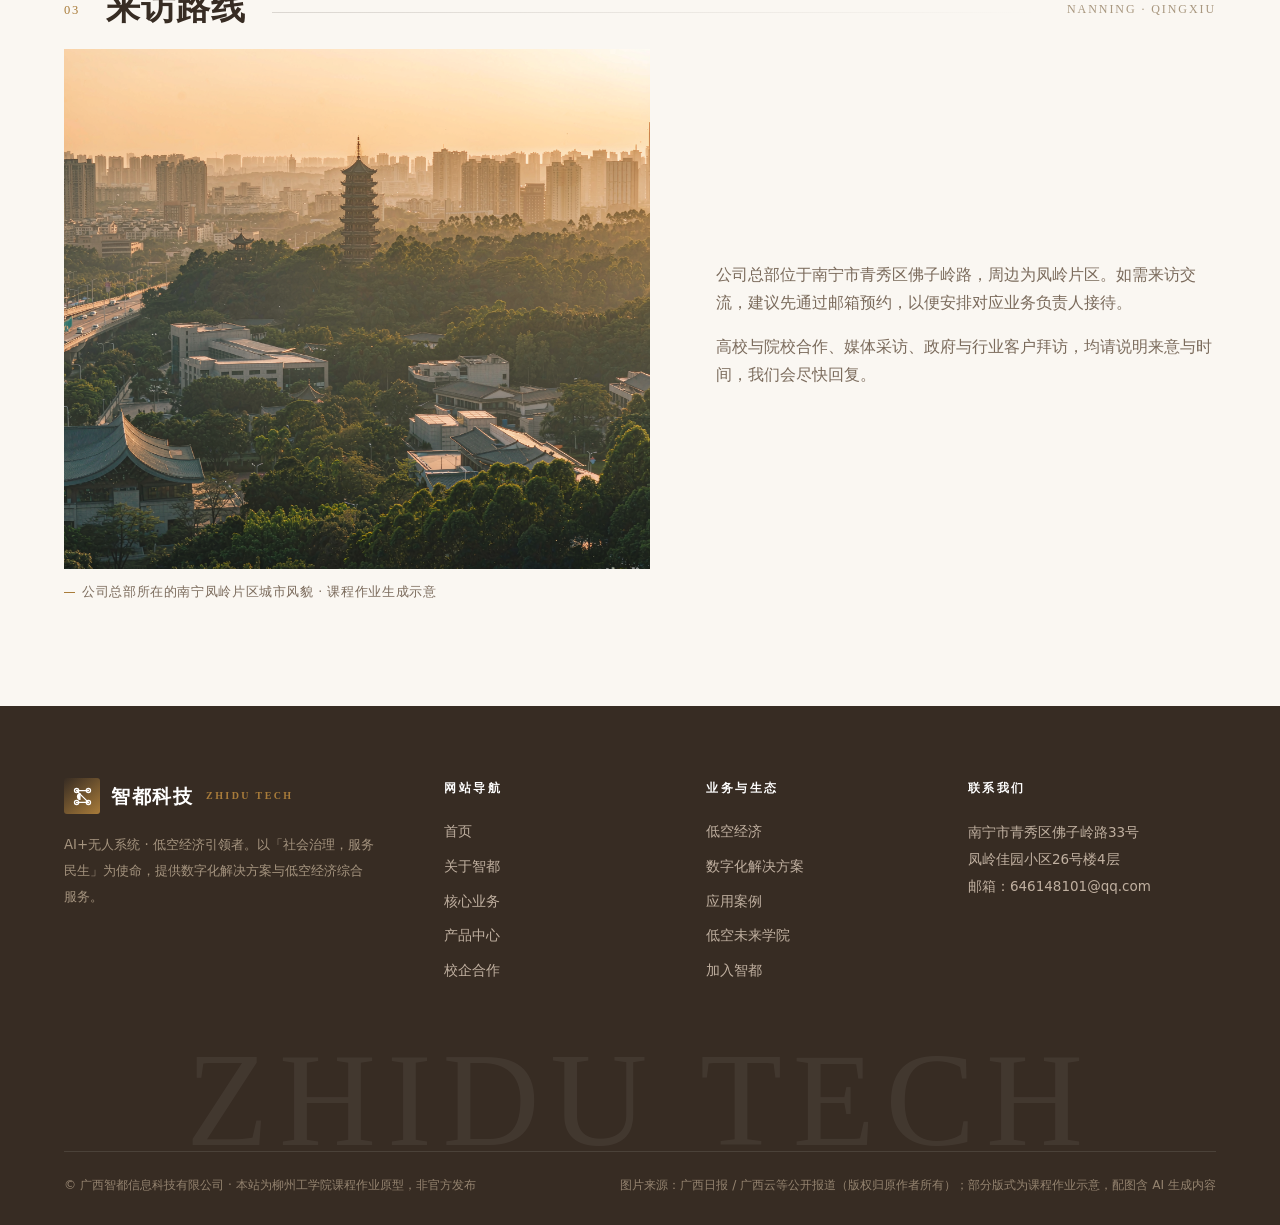
<file: contact.html>
<!DOCTYPE html>
<html lang="zh-CN">
<head>
<meta charset="UTF-8">
<meta name="viewport" content="width=device-width, initial-scale=1.0">
<title>联系我们 | 广西智都信息科技有限公司</title>
<meta name="description" content="广西智都信息科技有限公司 · AI+无人系统 · 低空经济 · 数字化解决方案">
<link rel="stylesheet" href="css/style.css">
<noscript><style>.reveal{opacity:1;transform:none}.cap>*{opacity:1;transform:none}</style></noscript>
</head>
<body>
<header class="nav">
  <div class="container nav-wrap">
    <a href="index.html" class="logo"><span class="mark"><svg viewBox="0 0 32 32" fill="none" xmlns="http://www.w3.org/2000/svg" role="img" aria-label="智都科技">
  <g stroke="#ffffff" stroke-width="2">
    <circle cx="7" cy="7" r="3.2"/><circle cx="25" cy="7" r="3.2"/><circle cx="7" cy="25" r="3.2"/><circle cx="25" cy="25" r="3.2"/>
    <path d="M7 7 H25" stroke-linecap="round"/><path d="M7 25 H25" stroke-linecap="round"/><path d="M7 7 L25 25" stroke-linecap="round"/>
  </g>
  <g fill="#ffffff">
    <circle cx="7" cy="7" r="1.1"/><circle cx="25" cy="7" r="1.1"/><circle cx="7" cy="25" r="1.1"/><circle cx="25" cy="25" r="1.1"/>
    <path d="M13 10.5 V21.5 A5.5 5.5 0 0 1 13 10.5 Z"/>
  </g>
</svg></span> 智都科技<small>ZHIDU TECH</small></a>
    <ul class="menu">
      <li><a href="index.html">首页</a></li>
      <li><a href="about.html">关于智都</a><div class="sub"><a href="about.html#profile">公司简介</a><a href="about.html#history">发展历程</a><a href="about.html#honors">资质荣誉</a></div></li>
      <li><a href="business.html">核心业务</a></li>
      <li><a href="lowaltitude.html">低空经济</a></li>
      <li><a href="digital.html">数字化解决方案</a></li>
      <li><a href="products.html">产品中心</a></li>
      <li><a href="cases.html">应用案例</a></li>
      <li><a href="cooperation.html">校企合作</a><div class="sub"><a href="cooperation.html">合作概况</a><a href="academy.html">低空未来学院</a><a href="join.html">加入智都</a></div></li>
      <li><a href="news.html">新闻动态</a></li>
      <li><a href="contact.html" class="active">联系我们</a></li>
    </ul>
    <button class="menu-toggle" aria-label="展开导航">☰</button>
  </div>
</header>
<section class="ph">
  <span class="ph-num">12</span>
  <div class="container">
    <div class="crumb">首页 <span>/</span> 联系我们</div>
    <h1>联系我们</h1>
    <p>期待与您在低空经济、AI+无人系统领域展开合作，共建产教融合新生态。</p>
  </div>
</section>
<section class="sec">
  <div class="container">
    <div class="split wide">
      <div class="reveal">
        <div class="sec-head reveal">
      <span class="sec-idx">01</span>
      <div class="sec-tt"><div class="eyebrow">Contact</div><h2>联系方式</h2></div>
      <span class="sec-rule"></span>
      <span class="sec-side">GET IN TOUCH</span>
    </div>
        <div class="info stack" style="margin-bottom:44px">
          <div class="info-row"><span class="k">公司名称</span><span class="v">广西智都信息科技有限公司</span></div>
          <div class="info-row"><span class="k">注册地址</span><span class="v">南宁市青秀区佛子岭路 33 号凤岭佳园小区 26 号楼 4 层综合楼商铺 401 号 01 室</span></div>
          <div class="info-row"><span class="k">电子邮箱</span><span class="v">646148101@qq.com</span></div>
          <div class="info-row"><span class="k">商务合作</span><span class="v">欢迎政府、行业客户与高校通过邮箱洽询（电话以企业实际公布为准）</span></div>
          <div class="info-row"><span class="k">统一社会信用代码</span><span class="v">91450100MA5P6AET56</span></div>
        </div>
        <div class="rows stack">
          <div class="row reveal">
        <span class="row-num">01</span>
        <div class="row-tt">校企合作</div>
        <div class="row-desc">与柳州工学院汽车工程学院共建校外实践教学基地，欢迎院校洽谈专业共建与人才联合培养。</div>
      </div>
          <div class="row reveal">
        <span class="row-num">02</span>
        <div class="row-tt">低空未来学院</div>
        <div class="row-desc">无人机驾驶员培训与产业人才培养，年培训超百人，欢迎个人与企业咨询培训安排。</div>
      </div>
        </div>
      </div>
      <div class="reveal">
        <div class="sec-head reveal">
      <span class="sec-idx">02</span>
      <div class="sec-tt"><div class="eyebrow">Message</div><h2>留言咨询</h2></div>
      <span class="sec-rule"></span>
      <span class="sec-side">FORM</span>
    </div>
        <form onsubmit="return false">
          <div class="form-row">
            <div class="field"><label>姓名 / 单位</label><input type="text" placeholder="请输入您的姓名或单位名称"></div>
            <div class="field"><label>联系电话 / 邮箱</label><input type="text" placeholder="便于我们与您联系"></div>
          </div>
          <div class="field"><label>咨询方向</label><input type="text" placeholder="如：低空物流 / 智慧文旅 / 数字化方案 / 校企合作"></div>
          <div class="field"><label>需求说明</label><textarea rows="3" placeholder="请简要描述您的合作需求或咨询内容"></textarea></div>
          <button class="btn btn-solid" type="submit">提交咨询</button>
          <p class="form-note">本页为课程作业原型的静态演示，表单未接入后台；正式上线后可对接云服务实现留言收集。</p>
        </form>
      </div>
    </div>
  </div>
</section>

<section class="sec tight">
  <div class="container">
    <div class="sec-head reveal">
      <span class="sec-idx">03</span>
      <div class="sec-tt"><div class="eyebrow">Visit</div><h2>来访路线</h2></div>
      <span class="sec-rule"></span>
      <span class="sec-side">NANNING · QINGXIU</span>
    </div>
    <div class="split wide">
      <figure class="reveal" style="margin:0">
        <div class="fig tall"><img src="images/gen_contact_city.png" alt="南宁城市风貌"><span class="ticks"><i></i><i></i><i></i><i></i></span></div>
        <figcaption class="fig-cap">公司总部所在的南宁凤岭片区城市风貌 · 课程作业生成示意</figcaption>
      </figure>
      <div class="reveal">
        <p style="color:var(--muted);font-size:15.5px;margin-bottom:16px">公司总部位于南宁市青秀区佛子岭路，周边为凤岭片区。如需来访交流，建议先通过邮箱预约，以便安排对应业务负责人接待。</p>
        <p style="color:var(--muted);font-size:15.5px">高校与院校合作、媒体采访、政府与行业客户拜访，均请说明来意与时间，我们会尽快回复。</p>
      </div>
    </div>
  </div>
</section>

<footer class="footer">
  <div class="container f-grid">
    <div class="f-brand">
      <div class="logo"><span class="mark"><svg viewBox="0 0 32 32" fill="none" xmlns="http://www.w3.org/2000/svg" role="img" aria-label="智都科技">
  <g stroke="#ffffff" stroke-width="2">
    <circle cx="7" cy="7" r="3.2"/><circle cx="25" cy="7" r="3.2"/><circle cx="7" cy="25" r="3.2"/><circle cx="25" cy="25" r="3.2"/>
    <path d="M7 7 H25" stroke-linecap="round"/><path d="M7 25 H25" stroke-linecap="round"/><path d="M7 7 L25 25" stroke-linecap="round"/>
  </g>
  <g fill="#ffffff">
    <circle cx="7" cy="7" r="1.1"/><circle cx="25" cy="7" r="1.1"/><circle cx="7" cy="25" r="1.1"/><circle cx="25" cy="25" r="1.1"/>
    <path d="M13 10.5 V21.5 A5.5 5.5 0 0 1 13 10.5 Z"/>
  </g>
</svg></span> 智都科技<small>ZHIDU TECH</small></div>
      <p>AI+无人系统 · 低空经济引领者。以「社会治理，服务民生」为使命，提供数字化解决方案与低空经济综合服务。</p>
    </div>
    <div>
      <h4>网站导航</h4>
      <a href="index.html">首页</a><a href="about.html">关于智都</a><a href="business.html">核心业务</a><a href="products.html">产品中心</a><a href="cooperation.html">校企合作</a>
    </div>
    <div>
      <h4>业务与生态</h4>
      <a href="lowaltitude.html">低空经济</a><a href="digital.html">数字化解决方案</a><a href="cases.html">应用案例</a><a href="academy.html">低空未来学院</a><a href="join.html">加入智都</a>
    </div>
    <div class="f-contact">
      <h4>联系我们</h4>
      <p>南宁市青秀区佛子岭路33号<br>凤岭佳园小区26号楼4层<br>邮箱：646148101@qq.com</p>
    </div>
  </div>
  <div class="container">
    <div class="f-mark">ZHIDU TECH</div>
    <div class="f-bottom">
      <span>© 广西智都信息科技有限公司 · 本站为柳州工学院课程作业原型，非官方发布</span>
      <span>图片来源：广西日报 / 广西云等公开报道（版权归原作者所有）；部分版式为课程作业示意，配图含 AI 生成内容</span>
    </div>
  </div>
</footer>
<script src="js/main.js"></script>
</body>
</html>
</file>
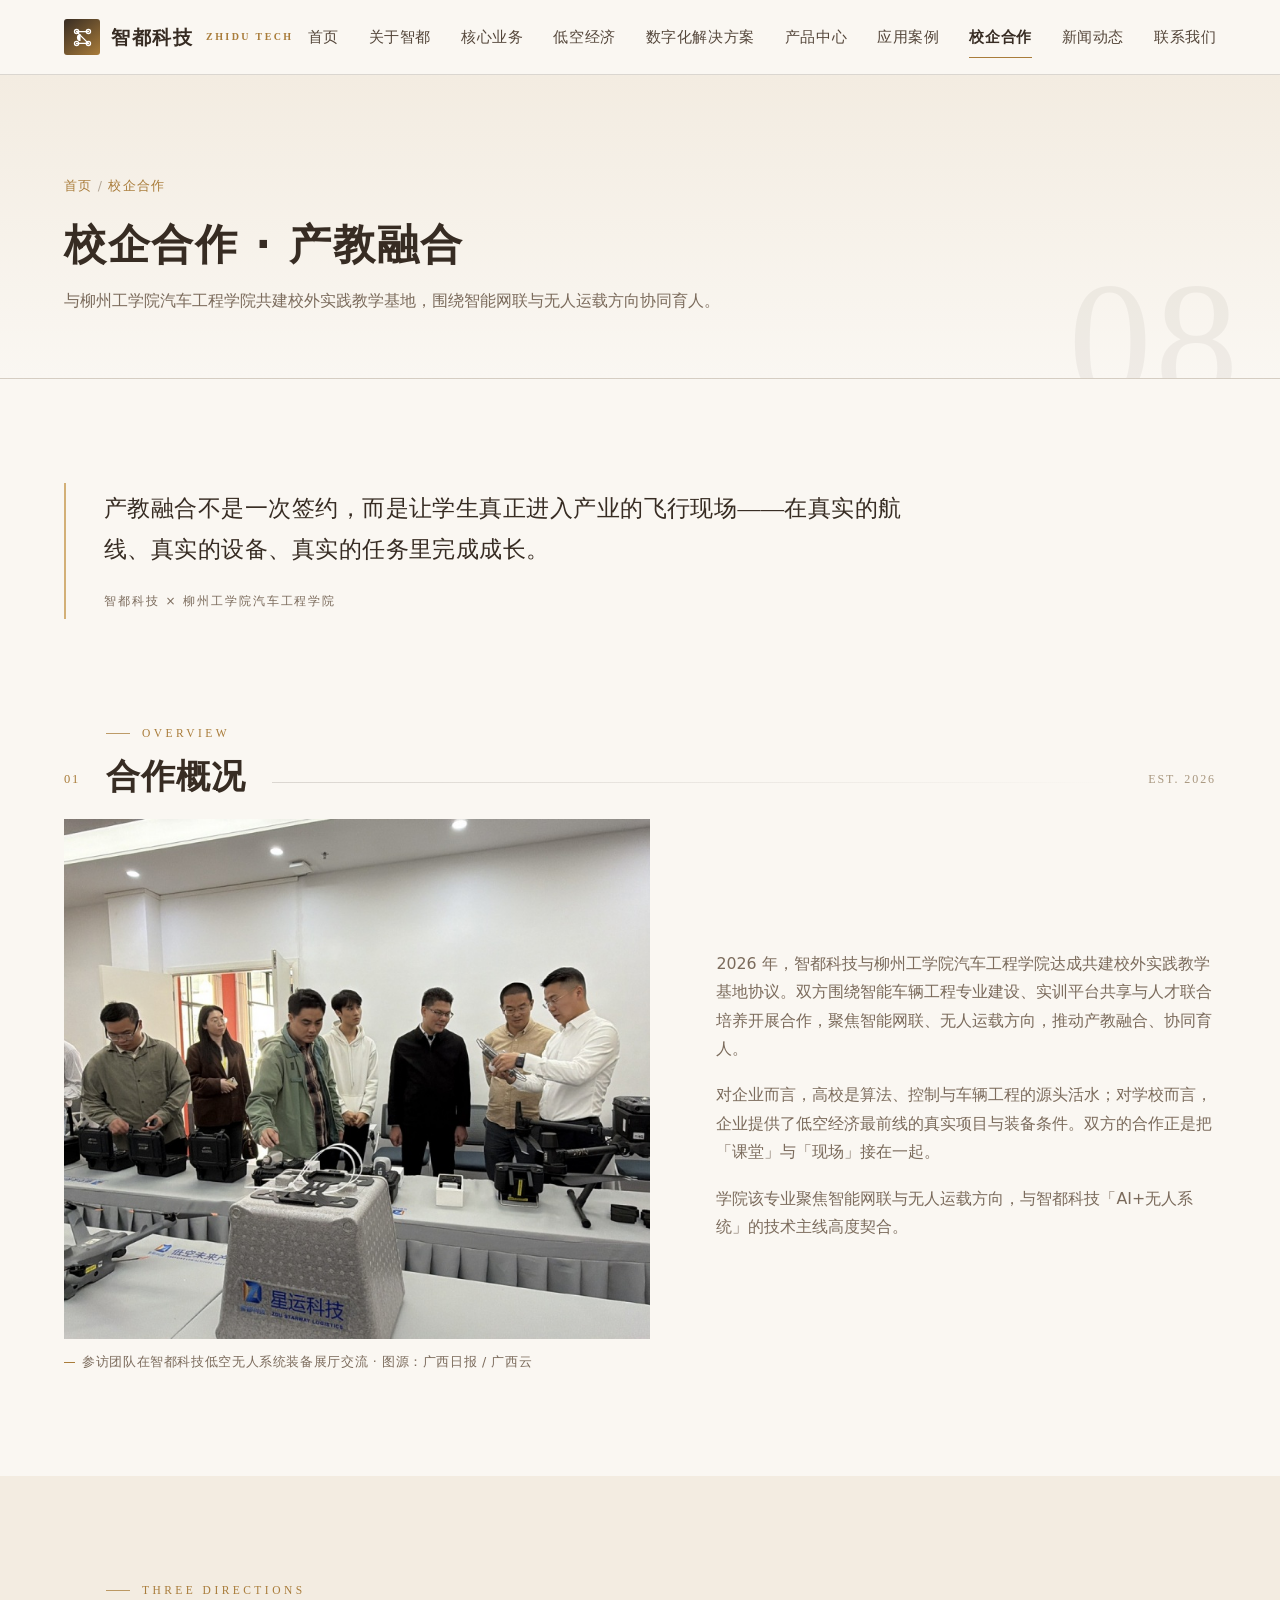
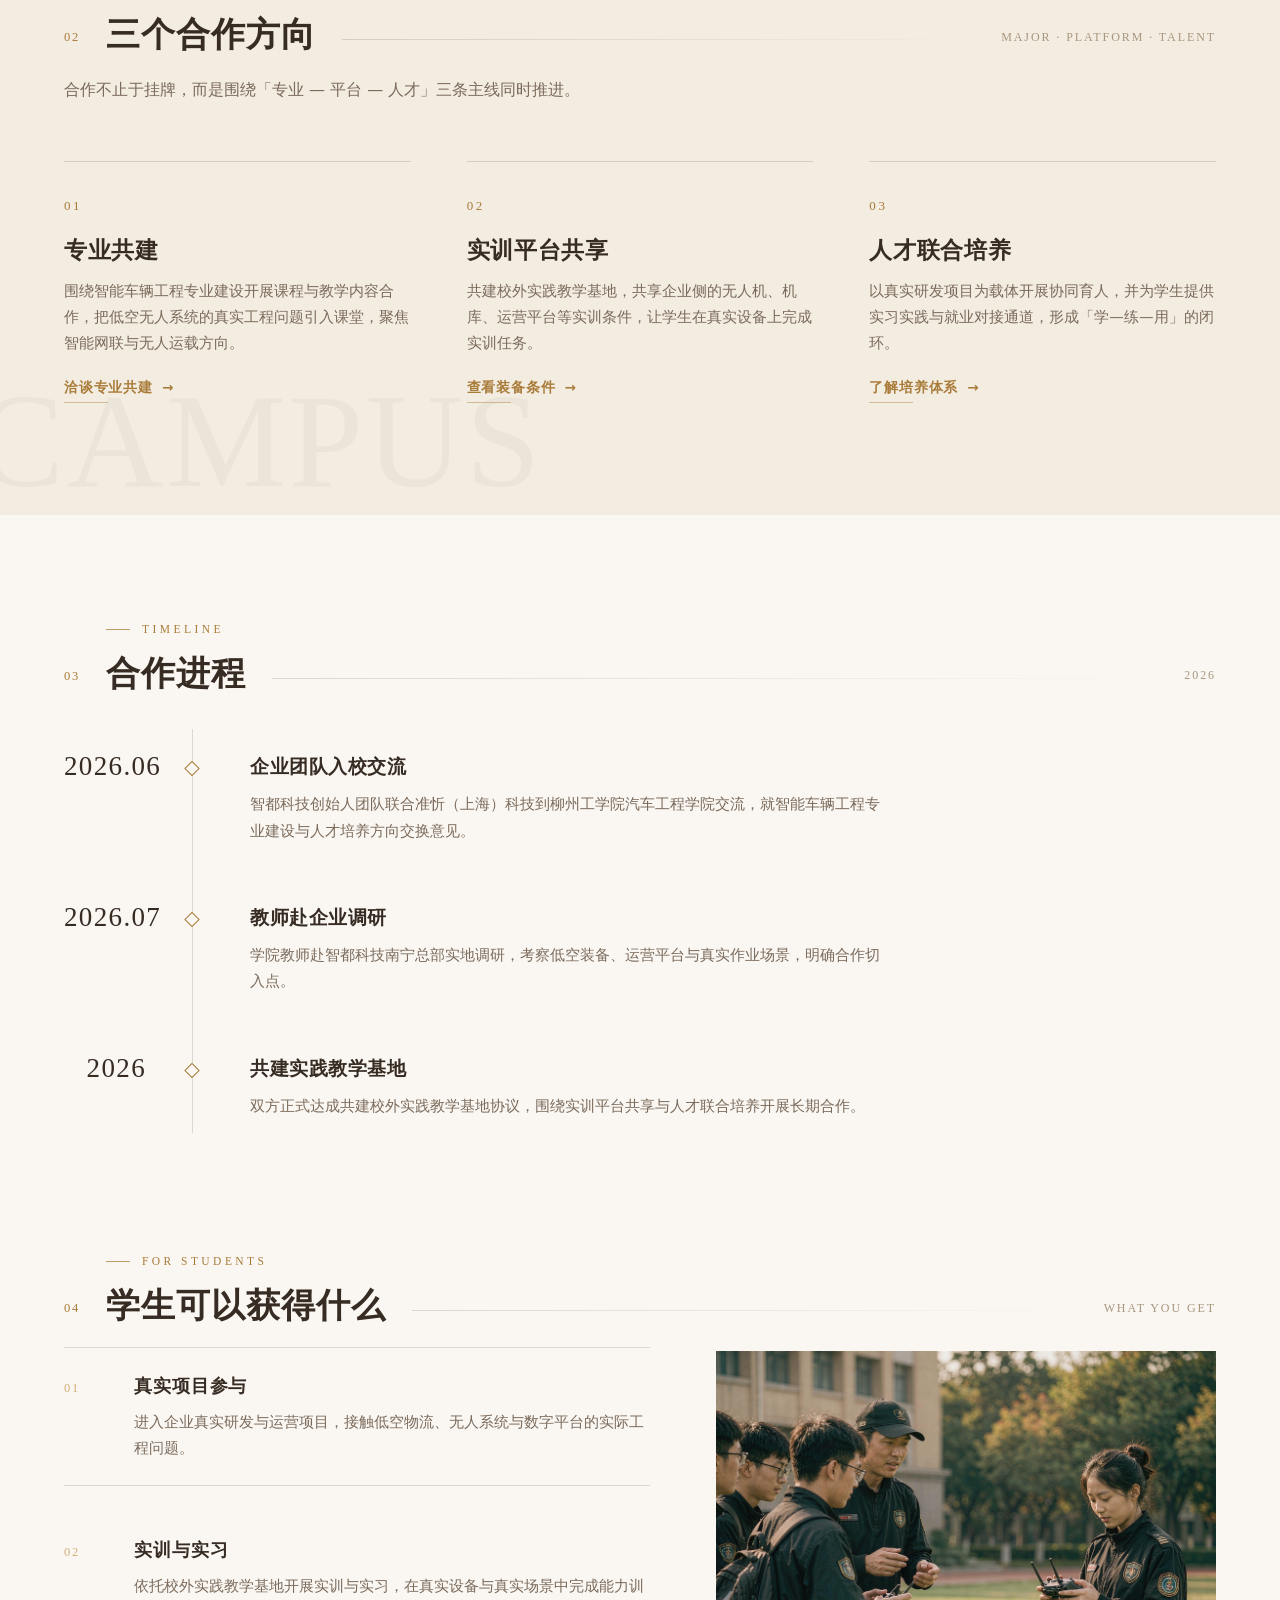
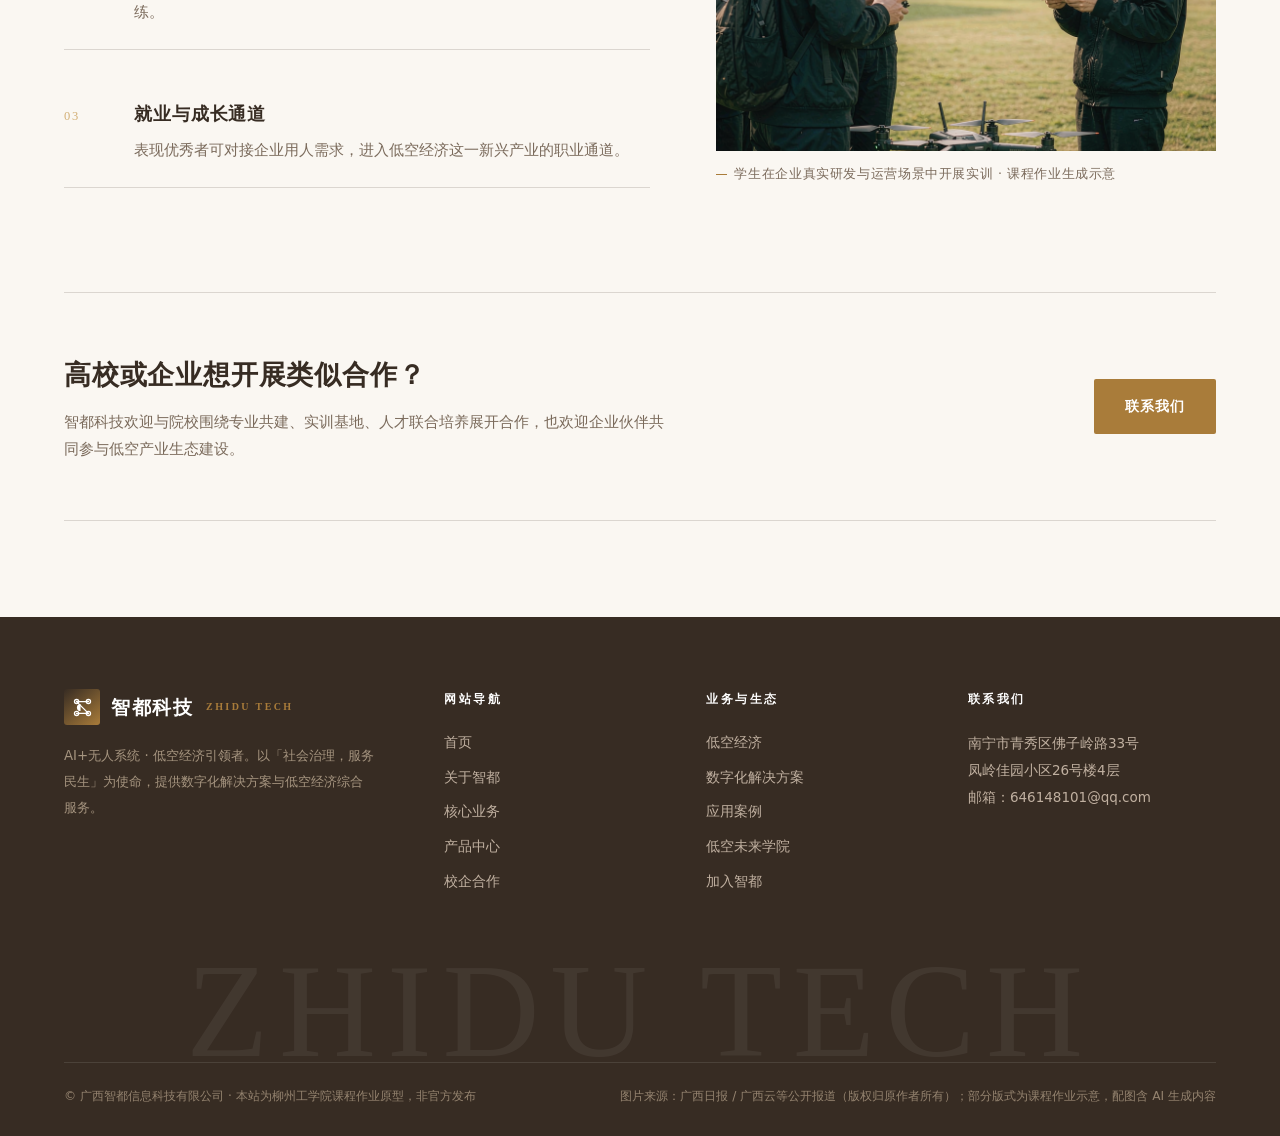
<file: cooperation.html>
<!DOCTYPE html>
<html lang="zh-CN">
<head>
<meta charset="UTF-8">
<meta name="viewport" content="width=device-width, initial-scale=1.0">
<title>校企合作 | 广西智都信息科技有限公司</title>
<meta name="description" content="广西智都信息科技有限公司 · AI+无人系统 · 低空经济 · 数字化解决方案">
<link rel="stylesheet" href="css/style.css">
<noscript><style>.reveal{opacity:1;transform:none}.cap>*{opacity:1;transform:none}</style></noscript>
</head>
<body>
<header class="nav">
  <div class="container nav-wrap">
    <a href="index.html" class="logo"><span class="mark"><svg viewBox="0 0 32 32" fill="none" xmlns="http://www.w3.org/2000/svg" role="img" aria-label="智都科技">
  <g stroke="#ffffff" stroke-width="2">
    <circle cx="7" cy="7" r="3.2"/><circle cx="25" cy="7" r="3.2"/><circle cx="7" cy="25" r="3.2"/><circle cx="25" cy="25" r="3.2"/>
    <path d="M7 7 H25" stroke-linecap="round"/><path d="M7 25 H25" stroke-linecap="round"/><path d="M7 7 L25 25" stroke-linecap="round"/>
  </g>
  <g fill="#ffffff">
    <circle cx="7" cy="7" r="1.1"/><circle cx="25" cy="7" r="1.1"/><circle cx="7" cy="25" r="1.1"/><circle cx="25" cy="25" r="1.1"/>
    <path d="M13 10.5 V21.5 A5.5 5.5 0 0 1 13 10.5 Z"/>
  </g>
</svg></span> 智都科技<small>ZHIDU TECH</small></a>
    <ul class="menu">
      <li><a href="index.html">首页</a></li>
      <li><a href="about.html">关于智都</a><div class="sub"><a href="about.html#profile">公司简介</a><a href="about.html#history">发展历程</a><a href="about.html#honors">资质荣誉</a></div></li>
      <li><a href="business.html">核心业务</a></li>
      <li><a href="lowaltitude.html">低空经济</a></li>
      <li><a href="digital.html">数字化解决方案</a></li>
      <li><a href="products.html">产品中心</a></li>
      <li><a href="cases.html">应用案例</a></li>
      <li><a href="cooperation.html" class="active">校企合作</a><div class="sub"><a href="cooperation.html">合作概况</a><a href="academy.html">低空未来学院</a><a href="join.html">加入智都</a></div></li>
      <li><a href="news.html">新闻动态</a></li>
      <li><a href="contact.html">联系我们</a></li>
    </ul>
    <button class="menu-toggle" aria-label="展开导航">☰</button>
  </div>
</header>
<section class="ph">
  <span class="ph-num">08</span>
  <div class="container">
    <div class="crumb">首页 <span>/</span> 校企合作</div>
    <h1>校企合作 · 产教融合</h1>
    <p>与柳州工学院汽车工程学院共建校外实践教学基地，围绕智能网联与无人运载方向协同育人。</p>
  </div>
</section>
<section class="sec">
  <div class="container">
    <div class="quote reveal">
      <p>产教融合不是一次签约，而是让学生真正进入产业的飞行现场——在真实的航线、真实的设备、真实的任务里完成成长。</p>
      <cite>智都科技 × 柳州工学院汽车工程学院</cite>
    </div>
  </div>
</section>

<section class="sec tight">
  <div class="container">
    <div class="sec-head reveal">
      <span class="sec-idx">01</span>
      <div class="sec-tt"><div class="eyebrow">Overview</div><h2>合作概况</h2></div>
      <span class="sec-rule"></span>
      <span class="sec-side">EST. 2026</span>
    </div>
    <div class="split wide">
      <figure class="reveal" style="margin:0">
        <div class="fig tall"><img src="images/equip_showroom.jpg" alt="参观智都科技低空无人系统装备"><span class="ticks"><i></i><i></i><i></i><i></i></span></div>
        <figcaption class="fig-cap">参访团队在智都科技低空无人系统装备展厅交流 · 图源：广西日报 / 广西云</figcaption>
      </figure>
      <div class="reveal">
        <p style="color:var(--muted);font-size:15.8px;margin-bottom:18px">2026 年，智都科技与柳州工学院汽车工程学院达成共建校外实践教学基地协议。双方围绕智能车辆工程专业建设、实训平台共享与人才联合培养开展合作，聚焦智能网联、无人运载方向，推动产教融合、协同育人。</p>
        <p style="color:var(--muted);font-size:15.8px;margin-bottom:18px">对企业而言，高校是算法、控制与车辆工程的源头活水；对学校而言，企业提供了低空经济最前线的真实项目与装备条件。双方的合作正是把「课堂」与「现场」接在一起。</p>
        <p style="color:var(--muted);font-size:15.8px">学院该专业聚焦智能网联与无人运载方向，与智都科技「AI+无人系统」的技术主线高度契合。</p>
      </div>
    </div>
  </div>
</section>

<section class="sec paper">
  <span class="wm bl">CAMPUS</span>
  <div class="container">
    <div class="sec-head reveal">
      <span class="sec-idx">02</span>
      <div class="sec-tt"><div class="eyebrow">Three Directions</div><h2>三个合作方向</h2></div>
      <span class="sec-rule"></span>
      <span class="sec-side">MAJOR · PLATFORM · TALENT</span>
    </div>
    <p class="lead reveal">合作不止于挂牌，而是围绕「专业 — 平台 — 人才」三条主线同时推进。</p>
    <div class="ed-grid c3">
      <div class="ed-item reveal">
        <span class="ed-num">01</span>
        <h3>专业共建</h3>
        <p>围绕智能车辆工程专业建设开展课程与教学内容合作，把低空无人系统的真实工程问题引入课堂，聚焦智能网联与无人运载方向。</p>
        <a href="contact.html" class="a-link">洽谈专业共建 <i>→</i></a>
      </div>
      <div class="ed-item reveal">
        <span class="ed-num">02</span>
        <h3>实训平台共享</h3>
        <p>共建校外实践教学基地，共享企业侧的无人机、机库、运营平台等实训条件，让学生在真实设备上完成实训任务。</p>
        <a href="products.html" class="a-link">查看装备条件 <i>→</i></a>
      </div>
      <div class="ed-item reveal">
        <span class="ed-num">03</span>
        <h3>人才联合培养</h3>
        <p>以真实研发项目为载体开展协同育人，并为学生提供实习实践与就业对接通道，形成「学—练—用」的闭环。</p>
        <a href="academy.html" class="a-link">了解培养体系 <i>→</i></a>
      </div>
    </div>
  </div>
</section>

<section class="sec">
  <div class="container">
    <div class="sec-head reveal">
      <span class="sec-idx">03</span>
      <div class="sec-tt"><div class="eyebrow">Timeline</div><h2>合作进程</h2></div>
      <span class="sec-rule"></span>
      <span class="sec-side">2026</span>
    </div>
    <div class="tl">
      <div class="tl-row reveal">
        <div class="tl-year">2026.06</div>
        <div class="tl-body"><h3>企业团队入校交流</h3><p>智都科技创始人团队联合准忻（上海）科技到柳州工学院汽车工程学院交流，就智能车辆工程专业建设与人才培养方向交换意见。</p></div>
      </div>
      <div class="tl-row reveal">
        <div class="tl-year">2026.07</div>
        <div class="tl-body"><h3>教师赴企业调研</h3><p>学院教师赴智都科技南宁总部实地调研，考察低空装备、运营平台与真实作业场景，明确合作切入点。</p></div>
      </div>
      <div class="tl-row reveal">
        <div class="tl-year">2026</div>
        <div class="tl-body"><h3>共建实践教学基地</h3><p>双方正式达成共建校外实践教学基地协议，围绕实训平台共享与人才联合培养开展长期合作。</p></div>
      </div>
    </div>
  </div>
</section>

<section class="sec tight">
  <div class="container">
    <div class="sec-head reveal">
      <span class="sec-idx">04</span>
      <div class="sec-tt"><div class="eyebrow">For Students</div><h2>学生可以获得什么</h2></div>
      <span class="sec-rule"></span>
      <span class="sec-side">WHAT YOU GET</span>
    </div>
    <div class="split wide">
      <div class="reveal">
        <div class="rows stack">
          <div class="row reveal">
        <span class="row-num">01</span>
        <div class="row-tt">真实项目参与</div>
        <div class="row-desc">进入企业真实研发与运营项目，接触低空物流、无人系统与数字平台的实际工程问题。</div>
      </div>
          <div class="row reveal">
        <span class="row-num">02</span>
        <div class="row-tt">实训与实习</div>
        <div class="row-desc">依托校外实践教学基地开展实训与实习，在真实设备与真实场景中完成能力训练。</div>
      </div>
          <div class="row reveal">
        <span class="row-num">03</span>
        <div class="row-tt">就业与成长通道</div>
        <div class="row-desc">表现优秀者可对接企业用人需求，进入低空经济这一新兴产业的职业通道。</div>
      </div>
        </div>
      </div>
      <figure class="reveal" style="margin:0">
        <div class="fig mid"><img src="images/gen_coop_student.png" alt="学生实训操作无人机"><span class="ticks"><i></i><i></i><i></i><i></i></span></div>
        <figcaption class="fig-cap">学生在企业真实研发与运营场景中开展实训 · 课程作业生成示意</figcaption>
      </figure>
    </div>
  </div>
</section>

<section class="sec tight" style="padding-bottom:96px">
  <div class="container cta reveal">
    <div><h2>高校或企业想开展类似合作？</h2><p>智都科技欢迎与院校围绕专业共建、实训基地、人才联合培养展开合作，也欢迎企业伙伴共同参与低空产业生态建设。</p></div>
    <a href="contact.html" class="btn btn-solid">联系我们</a>
  </div>
</section>

<footer class="footer">
  <div class="container f-grid">
    <div class="f-brand">
      <div class="logo"><span class="mark"><svg viewBox="0 0 32 32" fill="none" xmlns="http://www.w3.org/2000/svg" role="img" aria-label="智都科技">
  <g stroke="#ffffff" stroke-width="2">
    <circle cx="7" cy="7" r="3.2"/><circle cx="25" cy="7" r="3.2"/><circle cx="7" cy="25" r="3.2"/><circle cx="25" cy="25" r="3.2"/>
    <path d="M7 7 H25" stroke-linecap="round"/><path d="M7 25 H25" stroke-linecap="round"/><path d="M7 7 L25 25" stroke-linecap="round"/>
  </g>
  <g fill="#ffffff">
    <circle cx="7" cy="7" r="1.1"/><circle cx="25" cy="7" r="1.1"/><circle cx="7" cy="25" r="1.1"/><circle cx="25" cy="25" r="1.1"/>
    <path d="M13 10.5 V21.5 A5.5 5.5 0 0 1 13 10.5 Z"/>
  </g>
</svg></span> 智都科技<small>ZHIDU TECH</small></div>
      <p>AI+无人系统 · 低空经济引领者。以「社会治理，服务民生」为使命，提供数字化解决方案与低空经济综合服务。</p>
    </div>
    <div>
      <h4>网站导航</h4>
      <a href="index.html">首页</a><a href="about.html">关于智都</a><a href="business.html">核心业务</a><a href="products.html">产品中心</a><a href="cooperation.html">校企合作</a>
    </div>
    <div>
      <h4>业务与生态</h4>
      <a href="lowaltitude.html">低空经济</a><a href="digital.html">数字化解决方案</a><a href="cases.html">应用案例</a><a href="academy.html">低空未来学院</a><a href="join.html">加入智都</a>
    </div>
    <div class="f-contact">
      <h4>联系我们</h4>
      <p>南宁市青秀区佛子岭路33号<br>凤岭佳园小区26号楼4层<br>邮箱：646148101@qq.com</p>
    </div>
  </div>
  <div class="container">
    <div class="f-mark">ZHIDU TECH</div>
    <div class="f-bottom">
      <span>© 广西智都信息科技有限公司 · 本站为柳州工学院课程作业原型，非官方发布</span>
      <span>图片来源：广西日报 / 广西云等公开报道（版权归原作者所有）；部分版式为课程作业示意，配图含 AI 生成内容</span>
    </div>
  </div>
</footer>
<script src="js/main.js"></script>
</body>
</html>
</file>
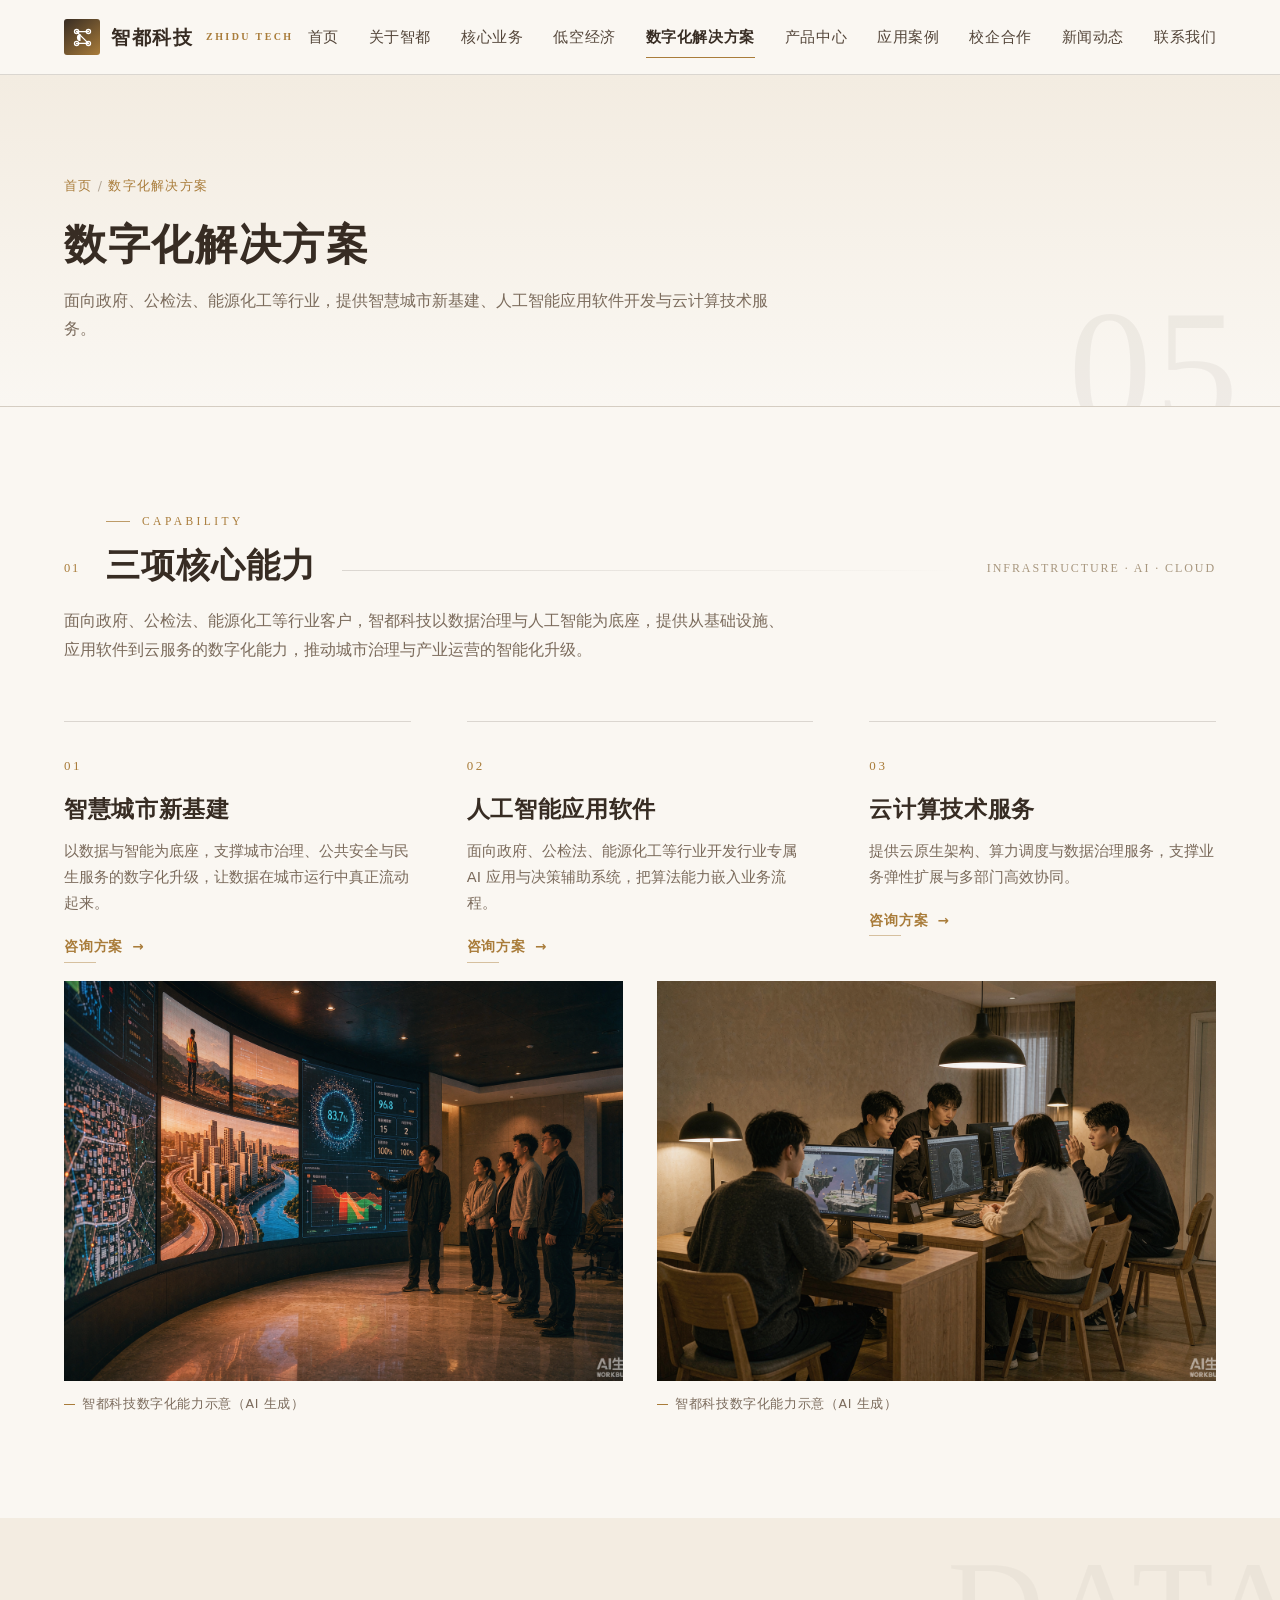
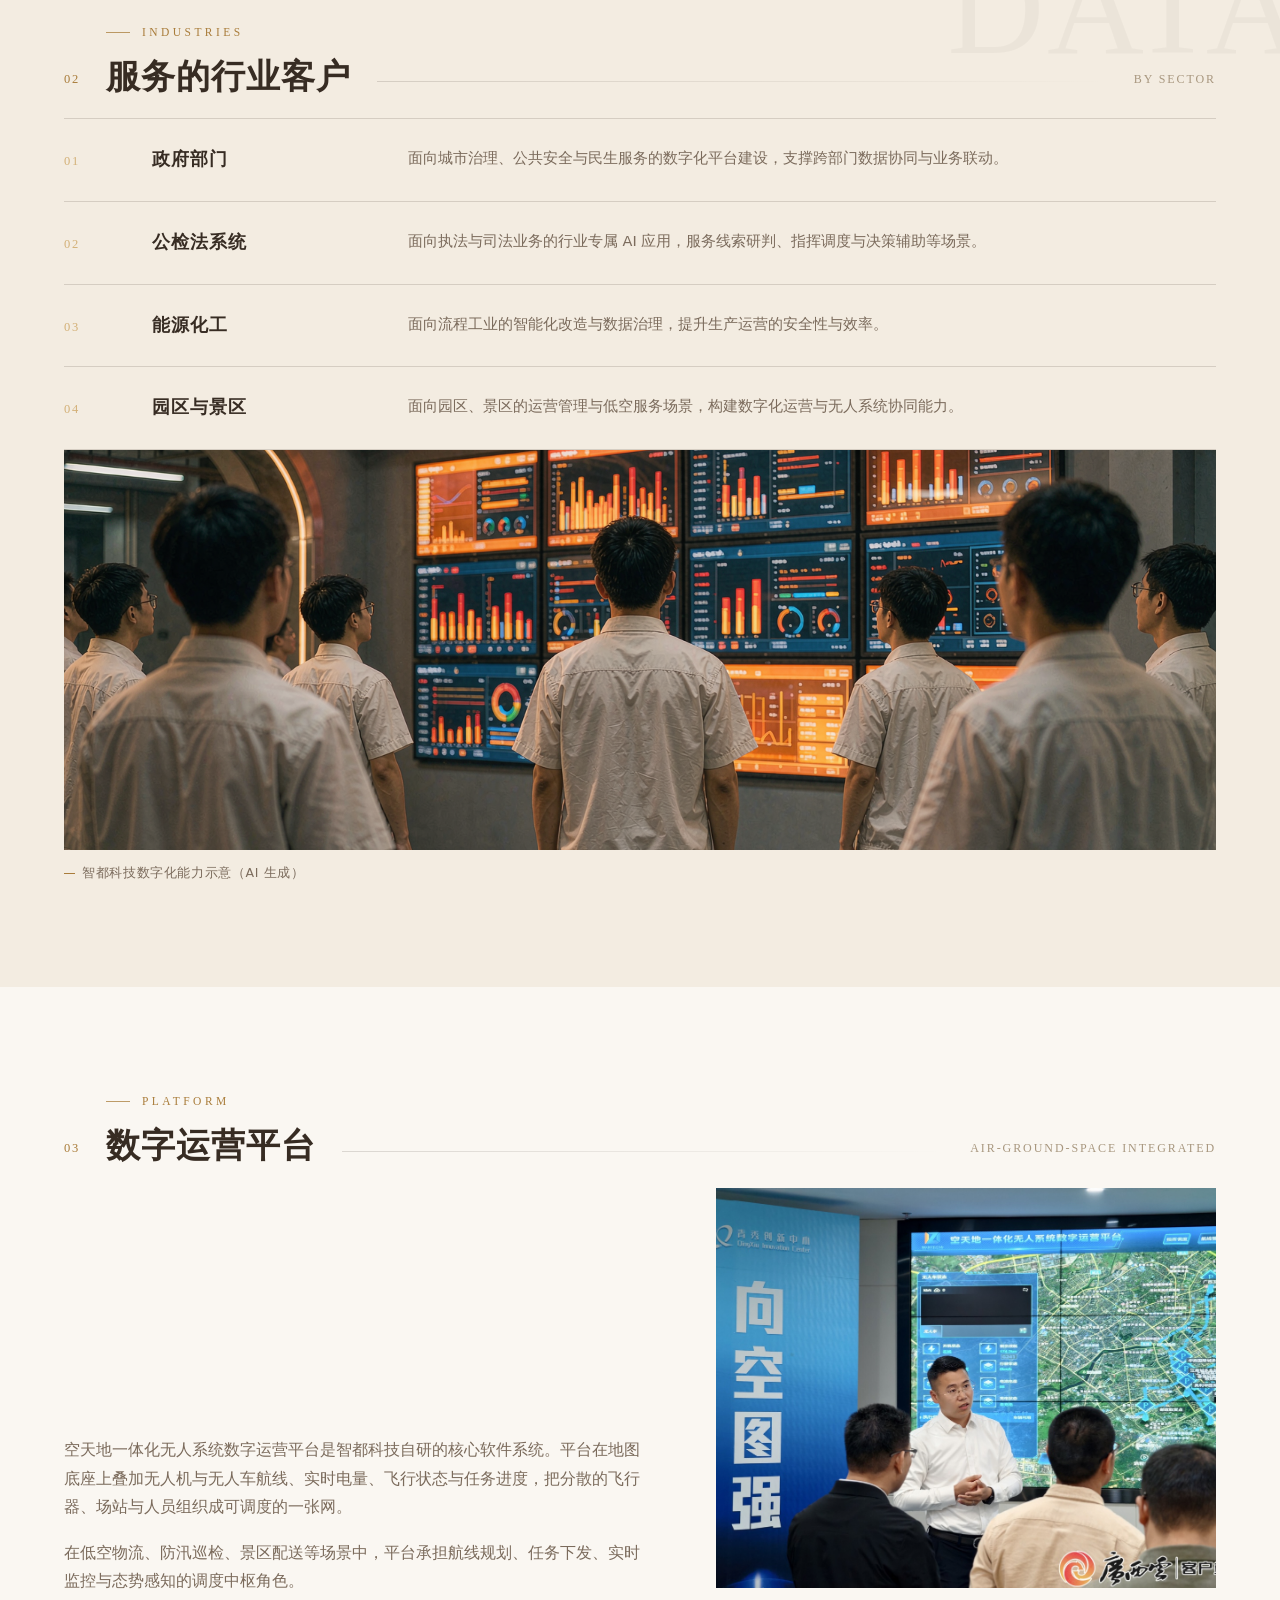
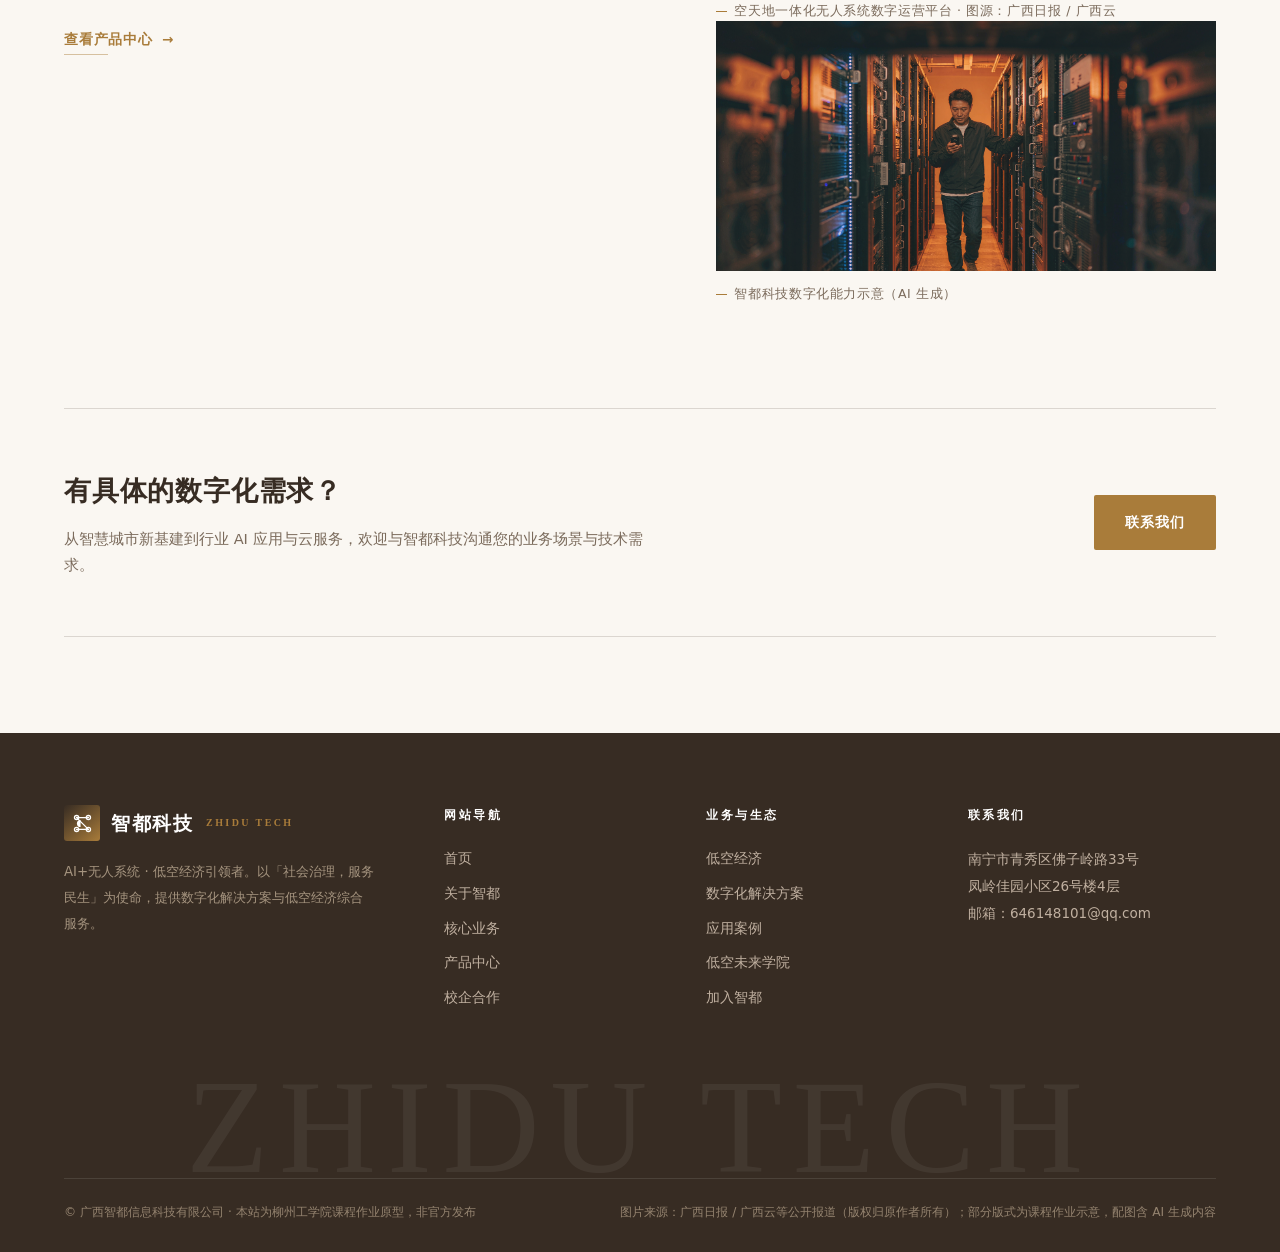
<file: digital.html>
<!DOCTYPE html>
<html lang="zh-CN">
<head>
<meta charset="UTF-8">
<meta name="viewport" content="width=device-width, initial-scale=1.0">
<title>数字化解决方案 | 广西智都信息科技有限公司</title>
<meta name="description" content="广西智都信息科技有限公司 · AI+无人系统 · 低空经济 · 数字化解决方案">
<link rel="stylesheet" href="css/style.css">
<noscript><style>.reveal{opacity:1;transform:none}.cap>*{opacity:1;transform:none}</style></noscript>
</head>
<body>
<header class="nav">
  <div class="container nav-wrap">
    <a href="index.html" class="logo"><span class="mark"><svg viewBox="0 0 32 32" fill="none" xmlns="http://www.w3.org/2000/svg" role="img" aria-label="智都科技">
  <g stroke="#ffffff" stroke-width="2">
    <circle cx="7" cy="7" r="3.2"/><circle cx="25" cy="7" r="3.2"/><circle cx="7" cy="25" r="3.2"/><circle cx="25" cy="25" r="3.2"/>
    <path d="M7 7 H25" stroke-linecap="round"/><path d="M7 25 H25" stroke-linecap="round"/><path d="M7 7 L25 25" stroke-linecap="round"/>
  </g>
  <g fill="#ffffff">
    <circle cx="7" cy="7" r="1.1"/><circle cx="25" cy="7" r="1.1"/><circle cx="7" cy="25" r="1.1"/><circle cx="25" cy="25" r="1.1"/>
    <path d="M13 10.5 V21.5 A5.5 5.5 0 0 1 13 10.5 Z"/>
  </g>
</svg></span> 智都科技<small>ZHIDU TECH</small></a>
    <ul class="menu">
      <li><a href="index.html">首页</a></li>
      <li><a href="about.html">关于智都</a><div class="sub"><a href="about.html#profile">公司简介</a><a href="about.html#history">发展历程</a><a href="about.html#honors">资质荣誉</a></div></li>
      <li><a href="business.html">核心业务</a></li>
      <li><a href="lowaltitude.html">低空经济</a></li>
      <li><a href="digital.html" class="active">数字化解决方案</a></li>
      <li><a href="products.html">产品中心</a></li>
      <li><a href="cases.html">应用案例</a></li>
      <li><a href="cooperation.html">校企合作</a><div class="sub"><a href="cooperation.html">合作概况</a><a href="academy.html">低空未来学院</a><a href="join.html">加入智都</a></div></li>
      <li><a href="news.html">新闻动态</a></li>
      <li><a href="contact.html">联系我们</a></li>
    </ul>
    <button class="menu-toggle" aria-label="展开导航">☰</button>
  </div>
</header>
<section class="ph">
  <span class="ph-num">05</span>
  <div class="container">
    <div class="crumb">首页 <span>/</span> 数字化解决方案</div>
    <h1>数字化解决方案</h1>
    <p>面向政府、公检法、能源化工等行业，提供智慧城市新基建、人工智能应用软件开发与云计算技术服务。</p>
  </div>
</section>
<section class="sec">
  <div class="container">
    <div class="sec-head reveal">
      <span class="sec-idx">01</span>
      <div class="sec-tt"><div class="eyebrow">Capability</div><h2>三项核心能力</h2></div>
      <span class="sec-rule"></span>
      <span class="sec-side">INFRASTRUCTURE · AI · CLOUD</span>
    </div>
    <p class="lead reveal">面向政府、公检法、能源化工等行业客户，智都科技以数据治理与人工智能为底座，提供从基础设施、应用软件到云服务的数字化能力，推动城市治理与产业运营的智能化升级。</p>
    <div class="ed-grid c3">
      <div class="ed-item reveal">
        <span class="ed-num">01</span>
        <h3>智慧城市新基建</h3>
        <p>以数据与智能为底座，支撑城市治理、公共安全与民生服务的数字化升级，让数据在城市运行中真正流动起来。</p>
        <a href="contact.html" class="a-link">咨询方案 <i>→</i></a>
      </div>
      <div class="ed-item reveal">
        <span class="ed-num">02</span>
        <h3>人工智能应用软件</h3>
        <p>面向政府、公检法、能源化工等行业开发行业专属 AI 应用与决策辅助系统，把算法能力嵌入业务流程。</p>
        <a href="contact.html" class="a-link">咨询方案 <i>→</i></a>
      </div>
      <div class="ed-item reveal">
        <span class="ed-num">03</span>
        <h3>云计算技术服务</h3>
        <p>提供云原生架构、算力调度与数据治理服务，支撑业务弹性扩展与多部门高效协同。</p>
        <a href="contact.html" class="a-link">咨询方案 <i>→</i></a>
      </div>
    </div>
    <div class="dig-imgs">
      <figure class="reveal" style="margin:0">
        <div class="fig mid"><img src="images/gen_dig_cap.png" alt="智慧城市运营中心 · 数字孪生大屏"><span class="ticks"><i></i><i></i><i></i><i></i></span></div>
        <figcaption class="fig-cap">智都科技数字化能力示意（AI 生成）</figcaption>
      </figure>
      <figure class="reveal" style="margin:0">
        <div class="fig mid"><img src="images/gen_dig_app.png" alt="行业 AI 应用软件研发"><span class="ticks"><i></i><i></i><i></i><i></i></span></div>
        <figcaption class="fig-cap">智都科技数字化能力示意（AI 生成）</figcaption>
      </figure>
    </div>
  </div>
</section>

<section class="sec paper">
  <span class="wm tr">DATA</span>
  <div class="container">
    <div class="sec-head reveal">
      <span class="sec-idx">02</span>
      <div class="sec-tt"><div class="eyebrow">Industries</div><h2>服务的行业客户</h2></div>
      <span class="sec-rule"></span>
      <span class="sec-side">BY SECTOR</span>
    </div>
    <div class="rows">
      <div class="row reveal">
        <span class="row-num">01</span>
        <div class="row-tt">政府部门</div>
        <div class="row-desc">面向城市治理、公共安全与民生服务的数字化平台建设，支撑跨部门数据协同与业务联动。</div>
      </div>
      <div class="row reveal">
        <span class="row-num">02</span>
        <div class="row-tt">公检法系统</div>
        <div class="row-desc">面向执法与司法业务的行业专属 AI 应用，服务线索研判、指挥调度与决策辅助等场景。</div>
      </div>
      <div class="row reveal">
        <span class="row-num">03</span>
        <div class="row-tt">能源化工</div>
        <div class="row-desc">面向流程工业的智能化改造与数据治理，提升生产运营的安全性与效率。</div>
      </div>
      <div class="row reveal">
        <span class="row-num">04</span>
        <div class="row-tt">园区与景区</div>
        <div class="row-desc">面向园区、景区的运营管理与低空服务场景，构建数字化运营与无人系统协同能力。</div>
      </div>
    </div>
    <figure class="reveal" style="margin:0">
        <div class="fig mid"><img src="images/gen_dig_industry.png" alt="能源化工与工业园区数字化控制"><span class="ticks"><i></i><i></i><i></i><i></i></span></div>
        <figcaption class="fig-cap">智都科技数字化能力示意（AI 生成）</figcaption>
      </figure>
  </div>
</section>

<section class="sec">
  <div class="container">
    <div class="sec-head reveal">
      <span class="sec-idx">03</span>
      <div class="sec-tt"><div class="eyebrow">Platform</div><h2>数字运营平台</h2></div>
      <span class="sec-rule"></span>
      <span class="sec-side">AIR-GROUND-SPACE INTEGRATED</span>
    </div>
    <div class="split wide">
      <div class="reveal">
        <p style="color:var(--muted);font-size:15.6px;margin-bottom:18px">空天地一体化无人系统数字运营平台是智都科技自研的核心软件系统。平台在地图底座上叠加无人机与无人车航线、实时电量、飞行状态与任务进度，把分散的飞行器、场站与人员组织成可调度的一张网。</p>
        <p style="color:var(--muted);font-size:15.6px;margin-bottom:30px">在低空物流、防汛巡检、景区配送等场景中，平台承担航线规划、任务下发、实时监控与态势感知的调度中枢角色。</p>
        <a href="products.html" class="a-link">查看产品中心 <i>→</i></a>
      </div>
      <div class="stack">
        <figure class="reveal" style="margin:0">
        <div class="fig mid"><img src="images/platform_screen.jpg" alt="空天地一体化无人系统数字运营平台大屏"><span class="ticks"><i></i><i></i><i></i><i></i></span></div>
        <figcaption class="fig-cap">空天地一体化无人系统数字运营平台 · 图源：广西日报 / 广西云</figcaption>
      </figure>
        <figure class="reveal" style="margin:0">
        <div class="fig sm"><img src="images/gen_dig_cloud.png" alt="云计算与算力调度底座"><span class="ticks"><i></i><i></i><i></i><i></i></span></div>
        <figcaption class="fig-cap">智都科技数字化能力示意（AI 生成）</figcaption>
      </figure>
      </div>
    </div>
  </div>
</section>

<section class="sec tight" style="padding-bottom:96px">
  <div class="container cta reveal">
    <div><h2>有具体的数字化需求？</h2><p>从智慧城市新基建到行业 AI 应用与云服务，欢迎与智都科技沟通您的业务场景与技术需求。</p></div>
    <a href="contact.html" class="btn btn-solid">联系我们</a>
  </div>
</section>

<footer class="footer">
  <div class="container f-grid">
    <div class="f-brand">
      <div class="logo"><span class="mark"><svg viewBox="0 0 32 32" fill="none" xmlns="http://www.w3.org/2000/svg" role="img" aria-label="智都科技">
  <g stroke="#ffffff" stroke-width="2">
    <circle cx="7" cy="7" r="3.2"/><circle cx="25" cy="7" r="3.2"/><circle cx="7" cy="25" r="3.2"/><circle cx="25" cy="25" r="3.2"/>
    <path d="M7 7 H25" stroke-linecap="round"/><path d="M7 25 H25" stroke-linecap="round"/><path d="M7 7 L25 25" stroke-linecap="round"/>
  </g>
  <g fill="#ffffff">
    <circle cx="7" cy="7" r="1.1"/><circle cx="25" cy="7" r="1.1"/><circle cx="7" cy="25" r="1.1"/><circle cx="25" cy="25" r="1.1"/>
    <path d="M13 10.5 V21.5 A5.5 5.5 0 0 1 13 10.5 Z"/>
  </g>
</svg></span> 智都科技<small>ZHIDU TECH</small></div>
      <p>AI+无人系统 · 低空经济引领者。以「社会治理，服务民生」为使命，提供数字化解决方案与低空经济综合服务。</p>
    </div>
    <div>
      <h4>网站导航</h4>
      <a href="index.html">首页</a><a href="about.html">关于智都</a><a href="business.html">核心业务</a><a href="products.html">产品中心</a><a href="cooperation.html">校企合作</a>
    </div>
    <div>
      <h4>业务与生态</h4>
      <a href="lowaltitude.html">低空经济</a><a href="digital.html">数字化解决方案</a><a href="cases.html">应用案例</a><a href="academy.html">低空未来学院</a><a href="join.html">加入智都</a>
    </div>
    <div class="f-contact">
      <h4>联系我们</h4>
      <p>南宁市青秀区佛子岭路33号<br>凤岭佳园小区26号楼4层<br>邮箱：646148101@qq.com</p>
    </div>
  </div>
  <div class="container">
    <div class="f-mark">ZHIDU TECH</div>
    <div class="f-bottom">
      <span>© 广西智都信息科技有限公司 · 本站为柳州工学院课程作业原型，非官方发布</span>
      <span>图片来源：广西日报 / 广西云等公开报道（版权归原作者所有）；部分版式为课程作业示意，配图含 AI 生成内容</span>
    </div>
  </div>
</footer>
<script src="js/main.js"></script>
</body>
</html>
</file>
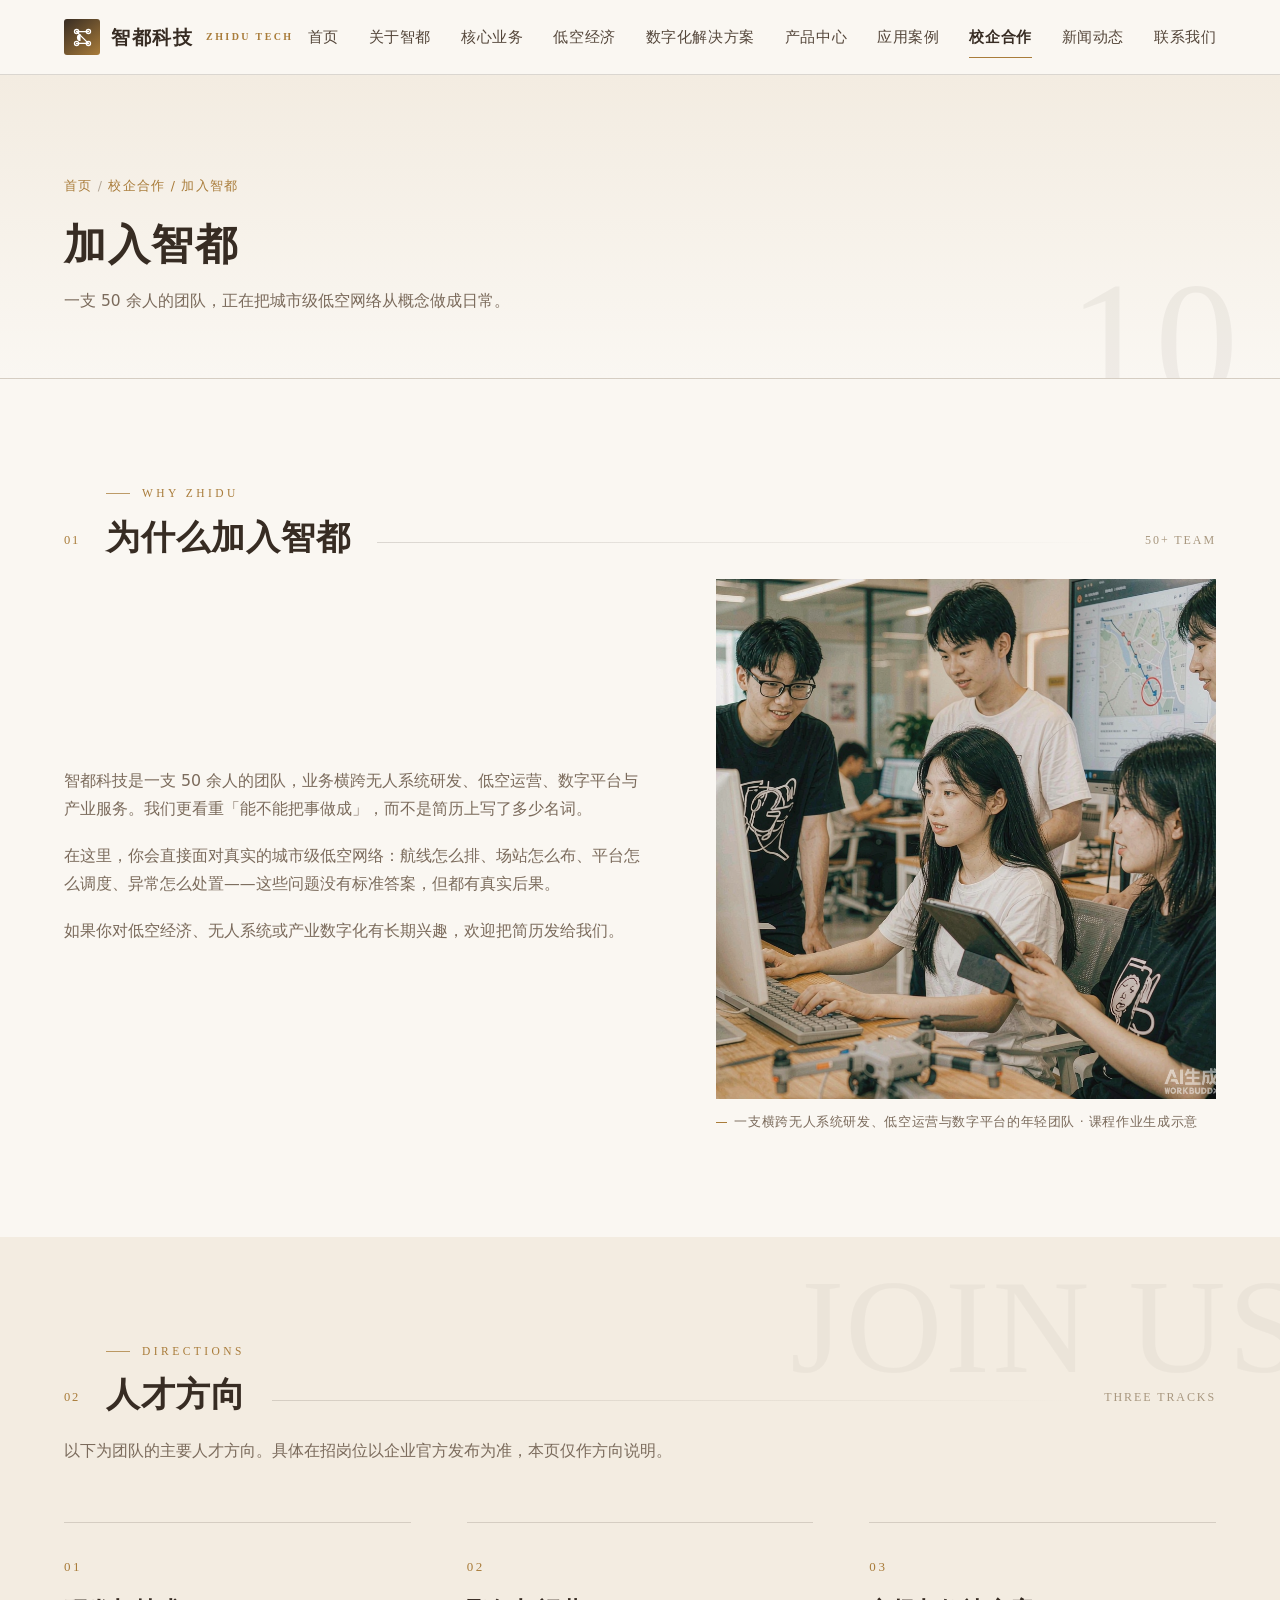
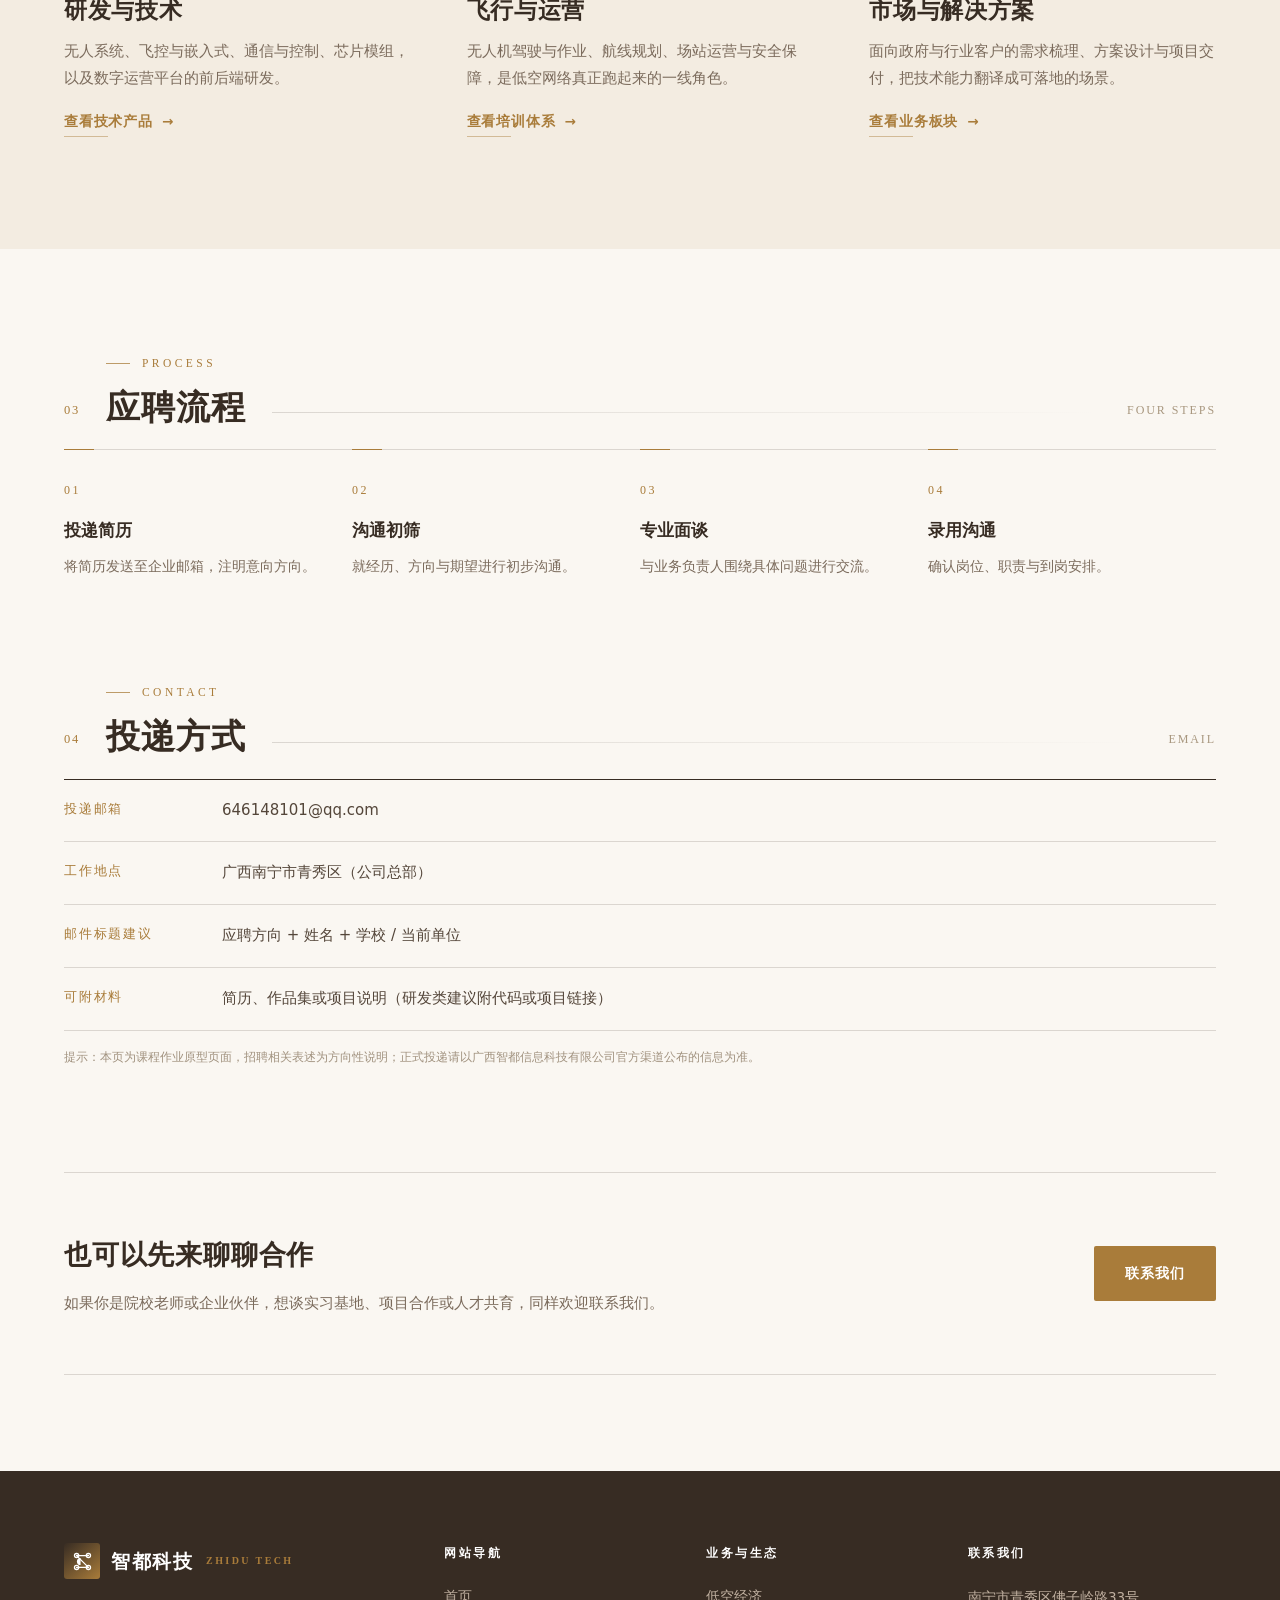
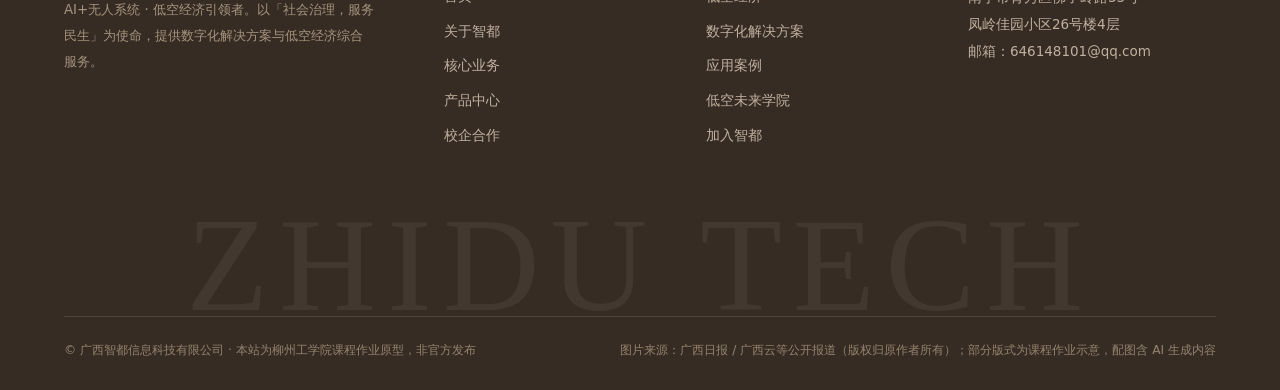
<file: join.html>
<!DOCTYPE html>
<html lang="zh-CN">
<head>
<meta charset="UTF-8">
<meta name="viewport" content="width=device-width, initial-scale=1.0">
<title>加入智都 | 广西智都信息科技有限公司</title>
<meta name="description" content="广西智都信息科技有限公司 · AI+无人系统 · 低空经济 · 数字化解决方案">
<link rel="stylesheet" href="css/style.css">
<noscript><style>.reveal{opacity:1;transform:none}.cap>*{opacity:1;transform:none}</style></noscript>
</head>
<body>
<header class="nav">
  <div class="container nav-wrap">
    <a href="index.html" class="logo"><span class="mark"><svg viewBox="0 0 32 32" fill="none" xmlns="http://www.w3.org/2000/svg" role="img" aria-label="智都科技">
  <g stroke="#ffffff" stroke-width="2">
    <circle cx="7" cy="7" r="3.2"/><circle cx="25" cy="7" r="3.2"/><circle cx="7" cy="25" r="3.2"/><circle cx="25" cy="25" r="3.2"/>
    <path d="M7 7 H25" stroke-linecap="round"/><path d="M7 25 H25" stroke-linecap="round"/><path d="M7 7 L25 25" stroke-linecap="round"/>
  </g>
  <g fill="#ffffff">
    <circle cx="7" cy="7" r="1.1"/><circle cx="25" cy="7" r="1.1"/><circle cx="7" cy="25" r="1.1"/><circle cx="25" cy="25" r="1.1"/>
    <path d="M13 10.5 V21.5 A5.5 5.5 0 0 1 13 10.5 Z"/>
  </g>
</svg></span> 智都科技<small>ZHIDU TECH</small></a>
    <ul class="menu">
      <li><a href="index.html">首页</a></li>
      <li><a href="about.html">关于智都</a><div class="sub"><a href="about.html#profile">公司简介</a><a href="about.html#history">发展历程</a><a href="about.html#honors">资质荣誉</a></div></li>
      <li><a href="business.html">核心业务</a></li>
      <li><a href="lowaltitude.html">低空经济</a></li>
      <li><a href="digital.html">数字化解决方案</a></li>
      <li><a href="products.html">产品中心</a></li>
      <li><a href="cases.html">应用案例</a></li>
      <li><a href="cooperation.html" class="active">校企合作</a><div class="sub"><a href="cooperation.html">合作概况</a><a href="academy.html">低空未来学院</a><a href="join.html">加入智都</a></div></li>
      <li><a href="news.html">新闻动态</a></li>
      <li><a href="contact.html">联系我们</a></li>
    </ul>
    <button class="menu-toggle" aria-label="展开导航">☰</button>
  </div>
</header>
<section class="ph">
  <span class="ph-num">10</span>
  <div class="container">
    <div class="crumb">首页 <span>/</span> 校企合作 / 加入智都</div>
    <h1>加入智都</h1>
    <p>一支 50 余人的团队，正在把城市级低空网络从概念做成日常。</p>
  </div>
</section>
<section class="sec">
  <div class="container">
    <div class="sec-head reveal">
      <span class="sec-idx">01</span>
      <div class="sec-tt"><div class="eyebrow">Why Zhidu</div><h2>为什么加入智都</h2></div>
      <span class="sec-rule"></span>
      <span class="sec-side">50+ TEAM</span>
    </div>
    <div class="split wide">
      <div class="reveal">
        <p style="color:var(--muted);font-size:15.8px;margin-bottom:18px">智都科技是一支 50 余人的团队，业务横跨无人系统研发、低空运营、数字平台与产业服务。我们更看重「能不能把事做成」，而不是简历上写了多少名词。</p>
        <p style="color:var(--muted);font-size:15.8px;margin-bottom:18px">在这里，你会直接面对真实的城市级低空网络：航线怎么排、场站怎么布、平台怎么调度、异常怎么处置——这些问题没有标准答案，但都有真实后果。</p>
        <p style="color:var(--muted);font-size:15.8px">如果你对低空经济、无人系统或产业数字化有长期兴趣，欢迎把简历发给我们。</p>
      </div>
      <figure class="reveal" style="margin:0">
        <div class="fig tall"><img src="images/gen_join_team.png" alt="智都科技团队"><span class="ticks"><i></i><i></i><i></i><i></i></span></div>
        <figcaption class="fig-cap">一支横跨无人系统研发、低空运营与数字平台的年轻团队 · 课程作业生成示意</figcaption>
      </figure>
    </div>
  </div>
</section>

<section class="sec paper">
  <span class="wm tr">JOIN US</span>
  <div class="container">
    <div class="sec-head reveal">
      <span class="sec-idx">02</span>
      <div class="sec-tt"><div class="eyebrow">Directions</div><h2>人才方向</h2></div>
      <span class="sec-rule"></span>
      <span class="sec-side">THREE TRACKS</span>
    </div>
    <p class="lead reveal">以下为团队的主要人才方向。具体在招岗位以企业官方发布为准，本页仅作方向说明。</p>
    <div class="ed-grid c3">
      <div class="ed-item reveal">
        <span class="ed-num">01</span>
        <h3>研发与技术</h3>
        <p>无人系统、飞控与嵌入式、通信与控制、芯片模组，以及数字运营平台的前后端研发。</p>
        <a href="products.html" class="a-link">查看技术产品 <i>→</i></a>
      </div>
      <div class="ed-item reveal">
        <span class="ed-num">02</span>
        <h3>飞行与运营</h3>
        <p>无人机驾驶与作业、航线规划、场站运营与安全保障，是低空网络真正跑起来的一线角色。</p>
        <a href="academy.html" class="a-link">查看培训体系 <i>→</i></a>
      </div>
      <div class="ed-item reveal">
        <span class="ed-num">03</span>
        <h3>市场与解决方案</h3>
        <p>面向政府与行业客户的需求梳理、方案设计与项目交付，把技术能力翻译成可落地的场景。</p>
        <a href="business.html" class="a-link">查看业务板块 <i>→</i></a>
      </div>
    </div>
  </div>
</section>

<section class="sec">
  <div class="container">
    <div class="sec-head reveal">
      <span class="sec-idx">03</span>
      <div class="sec-tt"><div class="eyebrow">Process</div><h2>应聘流程</h2></div>
      <span class="sec-rule"></span>
      <span class="sec-side">FOUR STEPS</span>
    </div>
    <div class="steps">
      <div class="step"><span class="s-num">01</span><h3>投递简历</h3><p>将简历发送至企业邮箱，注明意向方向。</p></div>
      <div class="step"><span class="s-num">02</span><h3>沟通初筛</h3><p>就经历、方向与期望进行初步沟通。</p></div>
      <div class="step"><span class="s-num">03</span><h3>专业面谈</h3><p>与业务负责人围绕具体问题进行交流。</p></div>
      <div class="step"><span class="s-num">04</span><h3>录用沟通</h3><p>确认岗位、职责与到岗安排。</p></div>
    </div>
  </div>
</section>

<section class="sec tight">
  <div class="container">
    <div class="sec-head reveal">
      <span class="sec-idx">04</span>
      <div class="sec-tt"><div class="eyebrow">Contact</div><h2>投递方式</h2></div>
      <span class="sec-rule"></span>
      <span class="sec-side">EMAIL</span>
    </div>
    <div class="info reveal">
      <div class="info-row"><span class="k">投递邮箱</span><span class="v">646148101@qq.com</span></div>
      <div class="info-row"><span class="k">工作地点</span><span class="v">广西南宁市青秀区（公司总部）</span></div>
      <div class="info-row"><span class="k">邮件标题建议</span><span class="v">应聘方向 + 姓名 + 学校 / 当前单位</span></div>
      <div class="info-row"><span class="k">可附材料</span><span class="v">简历、作品集或项目说明（研发类建议附代码或项目链接）</span></div>
    </div>
    <p class="form-note">提示：本页为课程作业原型页面，招聘相关表述为方向性说明；正式投递请以广西智都信息科技有限公司官方渠道公布的信息为准。</p>
  </div>
</section>

<section class="sec tight" style="padding-bottom:96px">
  <div class="container cta reveal">
    <div><h2>也可以先来聊聊合作</h2><p>如果你是院校老师或企业伙伴，想谈实习基地、项目合作或人才共育，同样欢迎联系我们。</p></div>
    <a href="contact.html" class="btn btn-solid">联系我们</a>
  </div>
</section>

<footer class="footer">
  <div class="container f-grid">
    <div class="f-brand">
      <div class="logo"><span class="mark"><svg viewBox="0 0 32 32" fill="none" xmlns="http://www.w3.org/2000/svg" role="img" aria-label="智都科技">
  <g stroke="#ffffff" stroke-width="2">
    <circle cx="7" cy="7" r="3.2"/><circle cx="25" cy="7" r="3.2"/><circle cx="7" cy="25" r="3.2"/><circle cx="25" cy="25" r="3.2"/>
    <path d="M7 7 H25" stroke-linecap="round"/><path d="M7 25 H25" stroke-linecap="round"/><path d="M7 7 L25 25" stroke-linecap="round"/>
  </g>
  <g fill="#ffffff">
    <circle cx="7" cy="7" r="1.1"/><circle cx="25" cy="7" r="1.1"/><circle cx="7" cy="25" r="1.1"/><circle cx="25" cy="25" r="1.1"/>
    <path d="M13 10.5 V21.5 A5.5 5.5 0 0 1 13 10.5 Z"/>
  </g>
</svg></span> 智都科技<small>ZHIDU TECH</small></div>
      <p>AI+无人系统 · 低空经济引领者。以「社会治理，服务民生」为使命，提供数字化解决方案与低空经济综合服务。</p>
    </div>
    <div>
      <h4>网站导航</h4>
      <a href="index.html">首页</a><a href="about.html">关于智都</a><a href="business.html">核心业务</a><a href="products.html">产品中心</a><a href="cooperation.html">校企合作</a>
    </div>
    <div>
      <h4>业务与生态</h4>
      <a href="lowaltitude.html">低空经济</a><a href="digital.html">数字化解决方案</a><a href="cases.html">应用案例</a><a href="academy.html">低空未来学院</a><a href="join.html">加入智都</a>
    </div>
    <div class="f-contact">
      <h4>联系我们</h4>
      <p>南宁市青秀区佛子岭路33号<br>凤岭佳园小区26号楼4层<br>邮箱：646148101@qq.com</p>
    </div>
  </div>
  <div class="container">
    <div class="f-mark">ZHIDU TECH</div>
    <div class="f-bottom">
      <span>© 广西智都信息科技有限公司 · 本站为柳州工学院课程作业原型，非官方发布</span>
      <span>图片来源：广西日报 / 广西云等公开报道（版权归原作者所有）；部分版式为课程作业示意，配图含 AI 生成内容</span>
    </div>
  </div>
</footer>
<script src="js/main.js"></script>
</body>
</html>
</file>
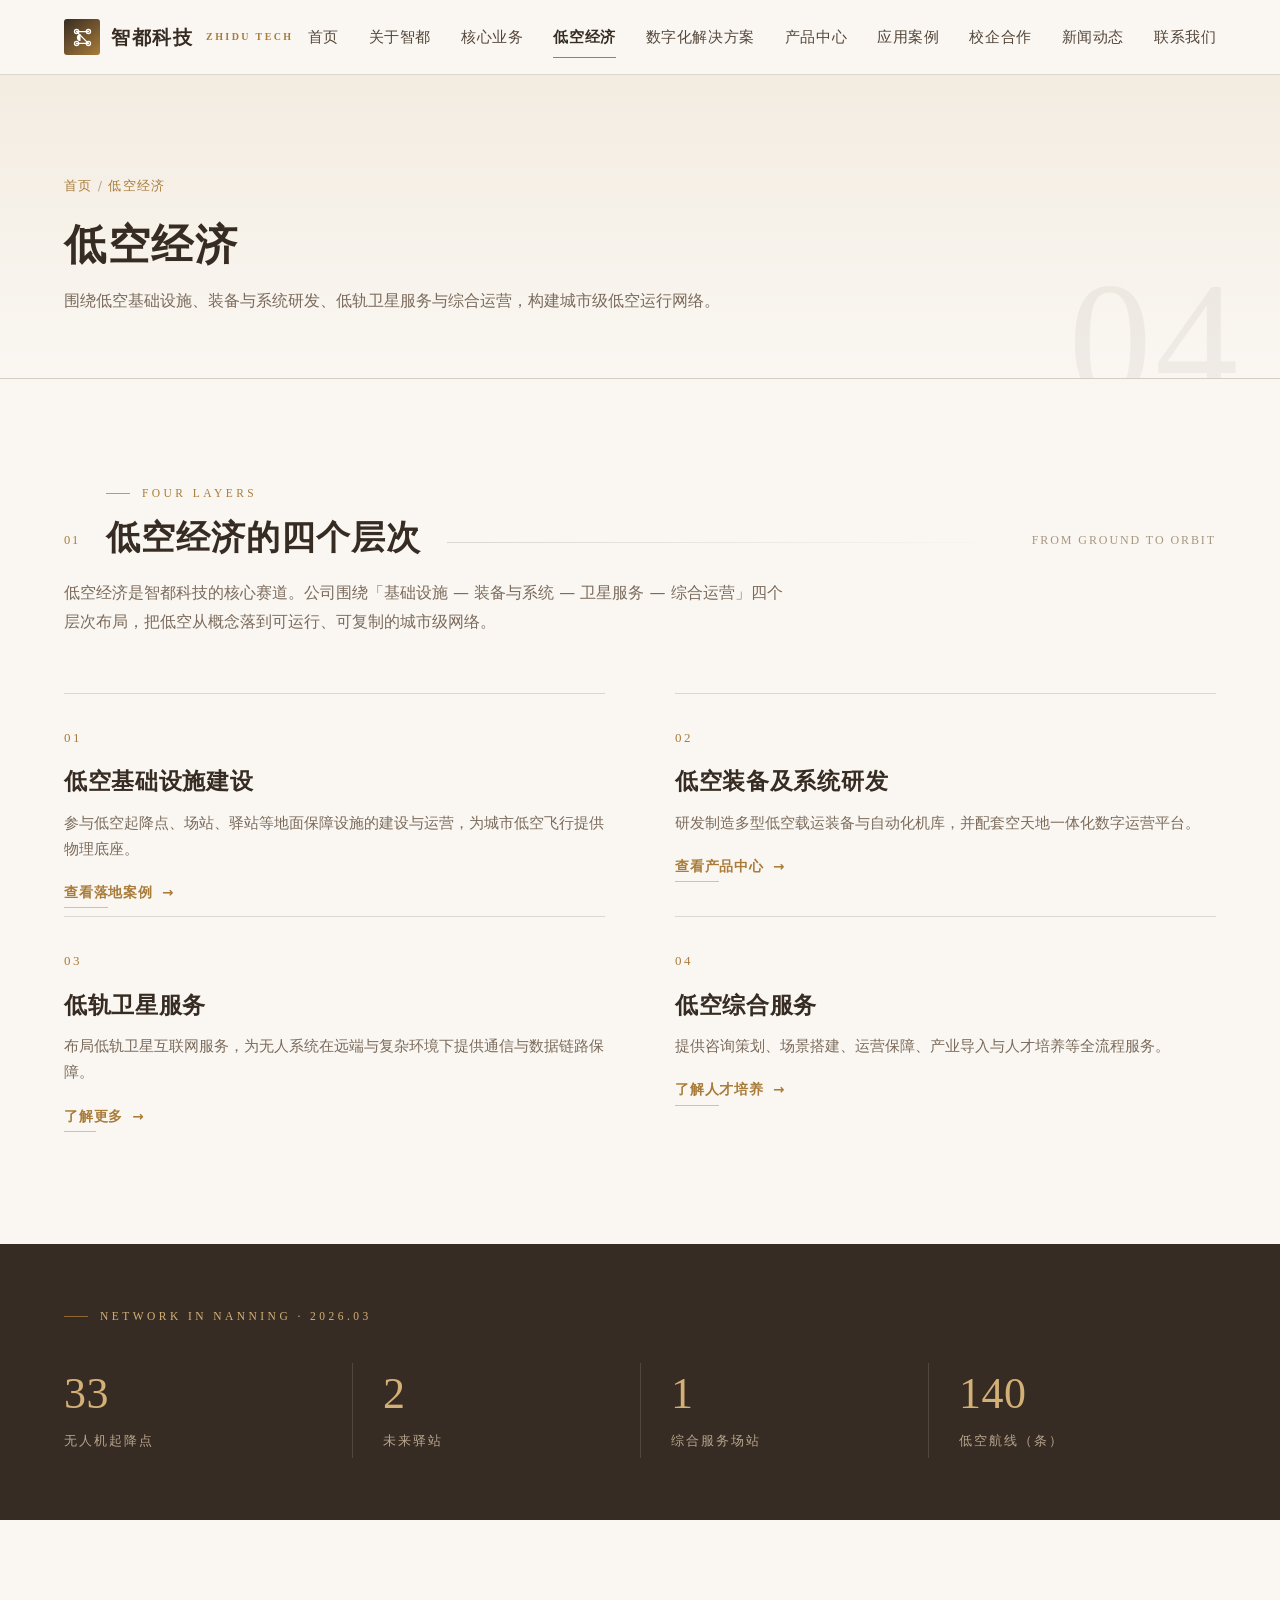
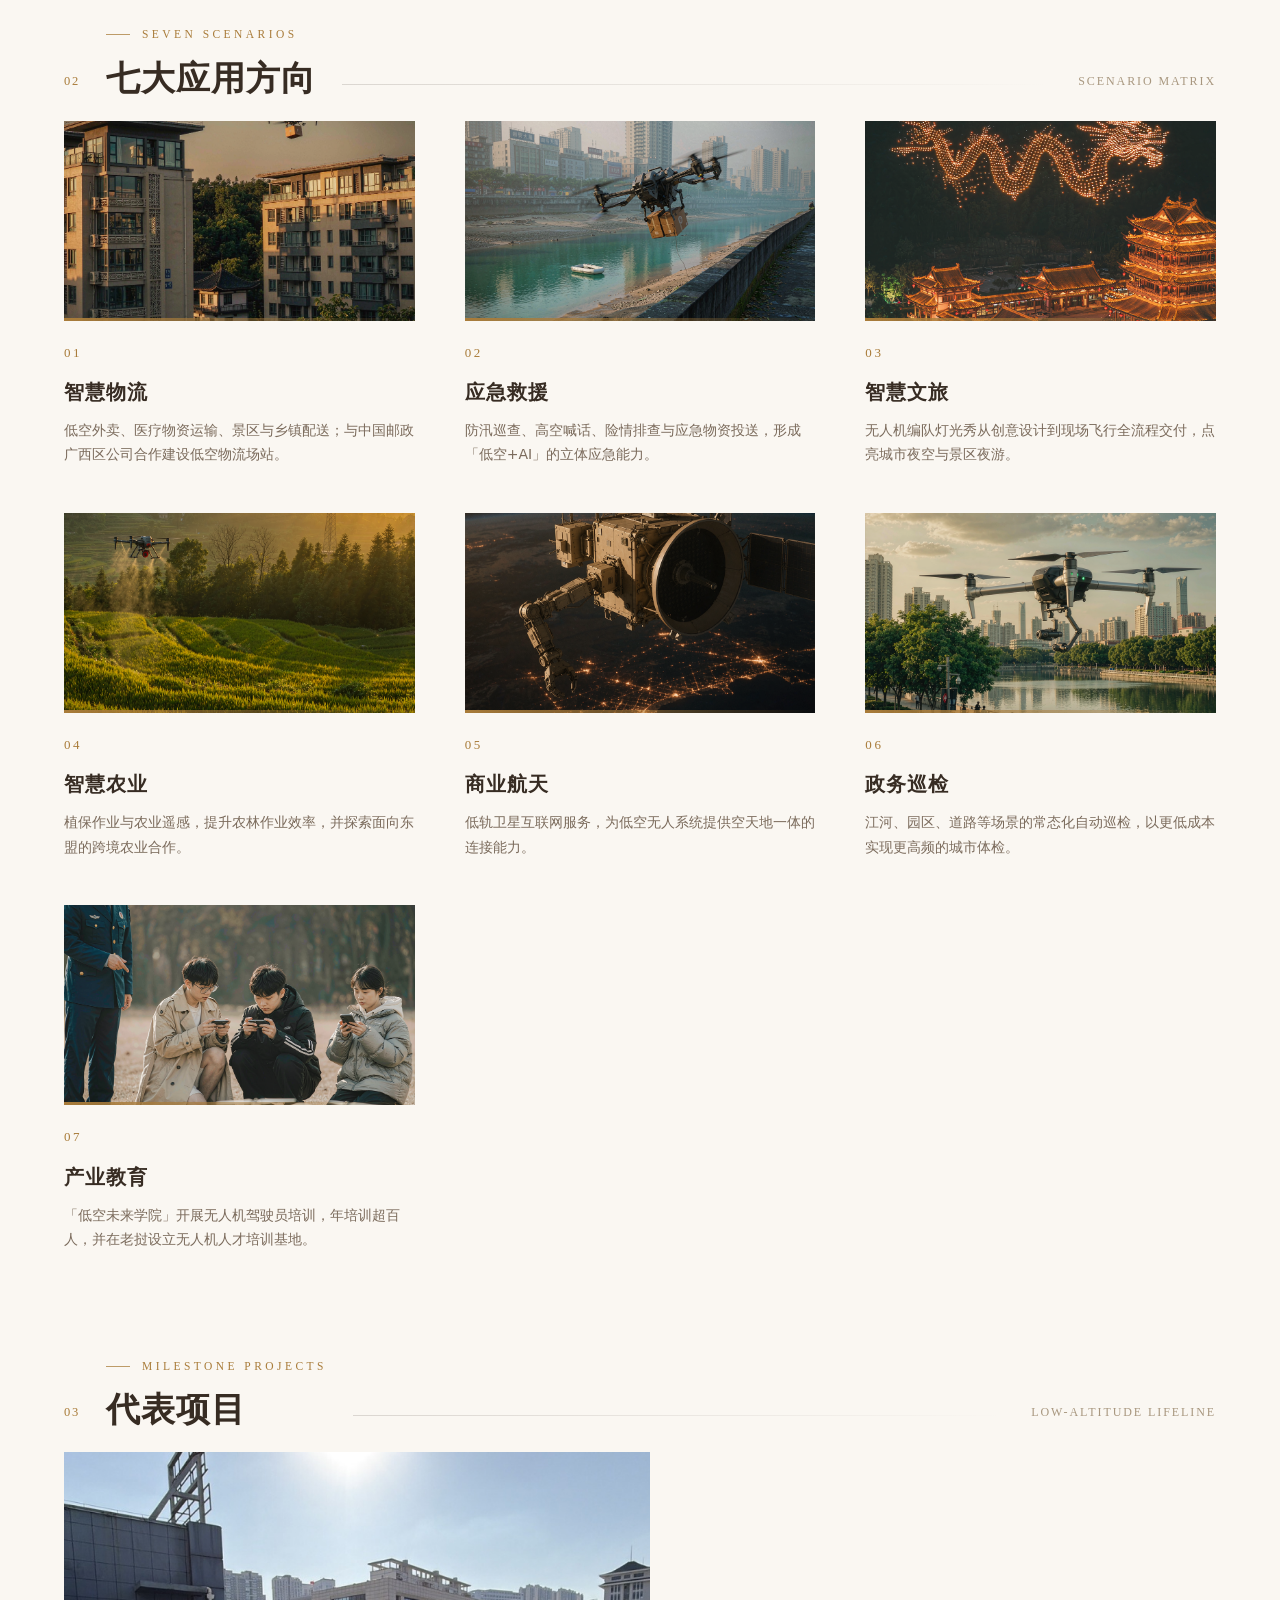
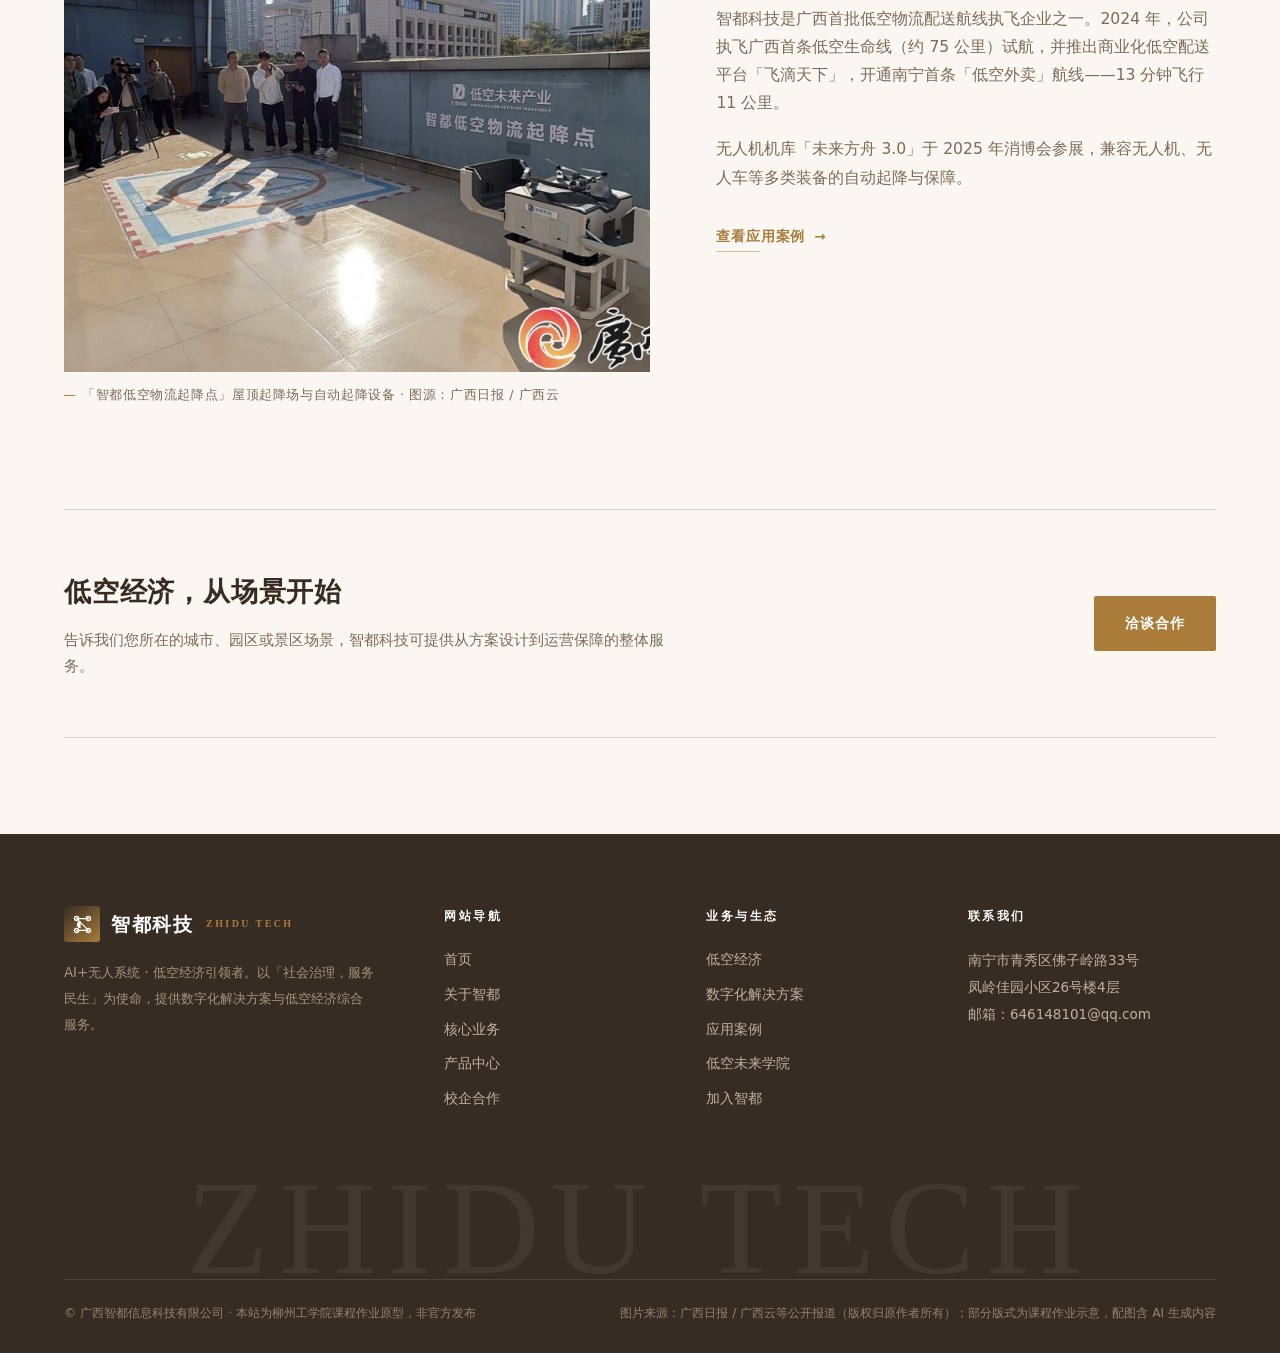
<file: lowaltitude.html>
<!DOCTYPE html>
<html lang="zh-CN">
<head>
<meta charset="UTF-8">
<meta name="viewport" content="width=device-width, initial-scale=1.0">
<title>低空经济 | 广西智都信息科技有限公司</title>
<meta name="description" content="广西智都信息科技有限公司 · AI+无人系统 · 低空经济 · 数字化解决方案">
<link rel="stylesheet" href="css/style.css">
<noscript><style>.reveal{opacity:1;transform:none}.cap>*{opacity:1;transform:none}</style></noscript>
</head>
<body>
<header class="nav">
  <div class="container nav-wrap">
    <a href="index.html" class="logo"><span class="mark"><svg viewBox="0 0 32 32" fill="none" xmlns="http://www.w3.org/2000/svg" role="img" aria-label="智都科技">
  <g stroke="#ffffff" stroke-width="2">
    <circle cx="7" cy="7" r="3.2"/><circle cx="25" cy="7" r="3.2"/><circle cx="7" cy="25" r="3.2"/><circle cx="25" cy="25" r="3.2"/>
    <path d="M7 7 H25" stroke-linecap="round"/><path d="M7 25 H25" stroke-linecap="round"/><path d="M7 7 L25 25" stroke-linecap="round"/>
  </g>
  <g fill="#ffffff">
    <circle cx="7" cy="7" r="1.1"/><circle cx="25" cy="7" r="1.1"/><circle cx="7" cy="25" r="1.1"/><circle cx="25" cy="25" r="1.1"/>
    <path d="M13 10.5 V21.5 A5.5 5.5 0 0 1 13 10.5 Z"/>
  </g>
</svg></span> 智都科技<small>ZHIDU TECH</small></a>
    <ul class="menu">
      <li><a href="index.html">首页</a></li>
      <li><a href="about.html">关于智都</a><div class="sub"><a href="about.html#profile">公司简介</a><a href="about.html#history">发展历程</a><a href="about.html#honors">资质荣誉</a></div></li>
      <li><a href="business.html">核心业务</a></li>
      <li><a href="lowaltitude.html" class="active">低空经济</a></li>
      <li><a href="digital.html">数字化解决方案</a></li>
      <li><a href="products.html">产品中心</a></li>
      <li><a href="cases.html">应用案例</a></li>
      <li><a href="cooperation.html">校企合作</a><div class="sub"><a href="cooperation.html">合作概况</a><a href="academy.html">低空未来学院</a><a href="join.html">加入智都</a></div></li>
      <li><a href="news.html">新闻动态</a></li>
      <li><a href="contact.html">联系我们</a></li>
    </ul>
    <button class="menu-toggle" aria-label="展开导航">☰</button>
  </div>
</header>
<section class="ph">
  <span class="ph-num">04</span>
  <div class="container">
    <div class="crumb">首页 <span>/</span> 低空经济</div>
    <h1>低空经济</h1>
    <p>围绕低空基础设施、装备与系统研发、低轨卫星服务与综合运营，构建城市级低空运行网络。</p>
  </div>
</section>
<section class="sec">
  <div class="container">
    <div class="sec-head reveal">
      <span class="sec-idx">01</span>
      <div class="sec-tt"><div class="eyebrow">Four Layers</div><h2>低空经济的四个层次</h2></div>
      <span class="sec-rule"></span>
      <span class="sec-side">FROM GROUND TO ORBIT</span>
    </div>
    <p class="lead reveal">低空经济是智都科技的核心赛道。公司围绕「基础设施 — 装备与系统 — 卫星服务 — 综合运营」四个层次布局，把低空从概念落到可运行、可复制的城市级网络。</p>
    <div class="ed-grid c2">
      <div class="ed-item reveal">
        <span class="ed-num">01</span>
        <h3>低空基础设施建设</h3>
        <p>参与低空起降点、场站、驿站等地面保障设施的建设与运营，为城市低空飞行提供物理底座。</p>
        <a href="cases.html" class="a-link">查看落地案例 <i>→</i></a>
      </div>
      <div class="ed-item reveal">
        <span class="ed-num">02</span>
        <h3>低空装备及系统研发</h3>
        <p>研发制造多型低空载运装备与自动化机库，并配套空天地一体化数字运营平台。</p>
        <a href="products.html" class="a-link">查看产品中心 <i>→</i></a>
      </div>
      <div class="ed-item reveal">
        <span class="ed-num">03</span>
        <h3>低轨卫星服务</h3>
        <p>布局低轨卫星互联网服务，为无人系统在远端与复杂环境下提供通信与数据链路保障。</p>
        <a href="products.html" class="a-link">了解更多 <i>→</i></a>
      </div>
      <div class="ed-item reveal">
        <span class="ed-num">04</span>
        <h3>低空综合服务</h3>
        <p>提供咨询策划、场景搭建、运营保障、产业导入与人才培养等全流程服务。</p>
        <a href="academy.html" class="a-link">了解人才培养 <i>→</i></a>
      </div>
    </div>
  </div>
</section>

<section class="sec dark" style="padding:62px 0">
  <div class="container">
    <div class="eyebrow" style="color:var(--gold-2);margin-bottom:36px">Network in Nanning · 2026.03</div>
    <div class="nums reveal">
      <div><div class="num">33</div><div class="lbl">无人机起降点</div></div>
      <div><div class="num">2</div><div class="lbl">未来驿站</div></div>
      <div><div class="num">1</div><div class="lbl">综合服务场站</div></div>
      <div><div class="num">140</div><div class="lbl">低空航线（条）</div></div>
    </div>
  </div>
</section>

<section class="sec">
  <div class="container">
    <div class="sec-head reveal">
      <span class="sec-idx">02</span>
      <div class="sec-tt"><div class="eyebrow">Seven Scenarios</div><h2>七大应用方向</h2></div>
      <span class="sec-rule"></span>
      <span class="sec-side">SCENARIO MATRIX</span>
    </div>
    <div class="sce-grid">
      <div class="sce reveal">
        <div class="sce-img"><img src="images/sce_logi.png" alt="智慧物流"></div>
        <span class="sce-num">01</span>
        <h3 class="sce-tt">智慧物流</h3>
        <p class="sce-desc">低空外卖、医疗物资运输、景区与乡镇配送；与中国邮政广西区公司合作建设低空物流场站。</p>
      </div>
      <div class="sce reveal">
        <div class="sce-img"><img src="images/sce_rescue.png" alt="应急救援"></div>
        <span class="sce-num">02</span>
        <h3 class="sce-tt">应急救援</h3>
        <p class="sce-desc">防汛巡查、高空喊话、险情排查与应急物资投送，形成「低空+AI」的立体应急能力。</p>
      </div>
      <div class="sce reveal">
        <div class="sce-img"><img src="images/sce_tourism.png" alt="智慧文旅"></div>
        <span class="sce-num">03</span>
        <h3 class="sce-tt">智慧文旅</h3>
        <p class="sce-desc">无人机编队灯光秀从创意设计到现场飞行全流程交付，点亮城市夜空与景区夜游。</p>
      </div>
      <div class="sce reveal">
        <div class="sce-img"><img src="images/sce_agri.png" alt="智慧农业"></div>
        <span class="sce-num">04</span>
        <h3 class="sce-tt">智慧农业</h3>
        <p class="sce-desc">植保作业与农业遥感，提升农林作业效率，并探索面向东盟的跨境农业合作。</p>
      </div>
      <div class="sce reveal">
        <div class="sce-img"><img src="images/sce_space.png" alt="商业航天"></div>
        <span class="sce-num">05</span>
        <h3 class="sce-tt">商业航天</h3>
        <p class="sce-desc">低轨卫星互联网服务，为低空无人系统提供空天地一体的连接能力。</p>
      </div>
      <div class="sce reveal">
        <div class="sce-img"><img src="images/sce_inspect.png" alt="政务巡检"></div>
        <span class="sce-num">06</span>
        <h3 class="sce-tt">政务巡检</h3>
        <p class="sce-desc">江河、园区、道路等场景的常态化自动巡检，以更低成本实现更高频的城市体检。</p>
      </div>
      <div class="sce reveal">
        <div class="sce-img"><img src="images/sce_edu.png" alt="产业教育"></div>
        <span class="sce-num">07</span>
        <h3 class="sce-tt">产业教育</h3>
        <p class="sce-desc">「低空未来学院」开展无人机驾驶员培训，年培训超百人，并在老挝设立无人机人才培训基地。</p>
      </div>
    </div>
  </div>
</section>

<section class="sec tight">
  <div class="container">
    <div class="sec-head reveal">
      <span class="sec-idx">03</span>
      <div class="sec-tt"><div class="eyebrow">Milestone Projects</div><h2>代表项目</h2></div>
      <span class="sec-rule"></span>
      <span class="sec-side">LOW-ALTITUDE LIFELINE</span>
    </div>
    <div class="split wide">
      <figure class="reveal" style="margin:0">
        <div class="fig tall"><img src="images/logistics_base.jpg" alt="智都低空物流起降点"><span class="ticks"><i></i><i></i><i></i><i></i></span></div>
        <figcaption class="fig-cap">「智都低空物流起降点」屋顶起降场与自动起降设备 · 图源：广西日报 / 广西云</figcaption>
      </figure>
      <div class="reveal">
        <p style="color:var(--muted);font-size:15.6px;margin-bottom:18px">智都科技是广西首批低空物流配送航线执飞企业之一。2024 年，公司执飞广西首条低空生命线（约 75 公里）试航，并推出商业化低空配送平台「飞滴天下」，开通南宁首条「低空外卖」航线——13 分钟飞行 11 公里。</p>
        <p style="color:var(--muted);font-size:15.6px;margin-bottom:30px">无人机机库「未来方舟 3.0」于 2025 年消博会参展，兼容无人机、无人车等多类装备的自动起降与保障。</p>
        <a href="cases.html" class="a-link">查看应用案例 <i>→</i></a>
      </div>
    </div>
  </div>
</section>

<section class="sec tight" style="padding-bottom:96px">
  <div class="container cta reveal">
    <div><h2>低空经济，从场景开始</h2><p>告诉我们您所在的城市、园区或景区场景，智都科技可提供从方案设计到运营保障的整体服务。</p></div>
    <a href="contact.html" class="btn btn-solid">洽谈合作</a>
  </div>
</section>

<footer class="footer">
  <div class="container f-grid">
    <div class="f-brand">
      <div class="logo"><span class="mark"><svg viewBox="0 0 32 32" fill="none" xmlns="http://www.w3.org/2000/svg" role="img" aria-label="智都科技">
  <g stroke="#ffffff" stroke-width="2">
    <circle cx="7" cy="7" r="3.2"/><circle cx="25" cy="7" r="3.2"/><circle cx="7" cy="25" r="3.2"/><circle cx="25" cy="25" r="3.2"/>
    <path d="M7 7 H25" stroke-linecap="round"/><path d="M7 25 H25" stroke-linecap="round"/><path d="M7 7 L25 25" stroke-linecap="round"/>
  </g>
  <g fill="#ffffff">
    <circle cx="7" cy="7" r="1.1"/><circle cx="25" cy="7" r="1.1"/><circle cx="7" cy="25" r="1.1"/><circle cx="25" cy="25" r="1.1"/>
    <path d="M13 10.5 V21.5 A5.5 5.5 0 0 1 13 10.5 Z"/>
  </g>
</svg></span> 智都科技<small>ZHIDU TECH</small></div>
      <p>AI+无人系统 · 低空经济引领者。以「社会治理，服务民生」为使命，提供数字化解决方案与低空经济综合服务。</p>
    </div>
    <div>
      <h4>网站导航</h4>
      <a href="index.html">首页</a><a href="about.html">关于智都</a><a href="business.html">核心业务</a><a href="products.html">产品中心</a><a href="cooperation.html">校企合作</a>
    </div>
    <div>
      <h4>业务与生态</h4>
      <a href="lowaltitude.html">低空经济</a><a href="digital.html">数字化解决方案</a><a href="cases.html">应用案例</a><a href="academy.html">低空未来学院</a><a href="join.html">加入智都</a>
    </div>
    <div class="f-contact">
      <h4>联系我们</h4>
      <p>南宁市青秀区佛子岭路33号<br>凤岭佳园小区26号楼4层<br>邮箱：646148101@qq.com</p>
    </div>
  </div>
  <div class="container">
    <div class="f-mark">ZHIDU TECH</div>
    <div class="f-bottom">
      <span>© 广西智都信息科技有限公司 · 本站为柳州工学院课程作业原型，非官方发布</span>
      <span>图片来源：广西日报 / 广西云等公开报道（版权归原作者所有）；部分版式为课程作业示意，配图含 AI 生成内容</span>
    </div>
  </div>
</footer>
<script src="js/main.js"></script>
</body>
</html>
</file>
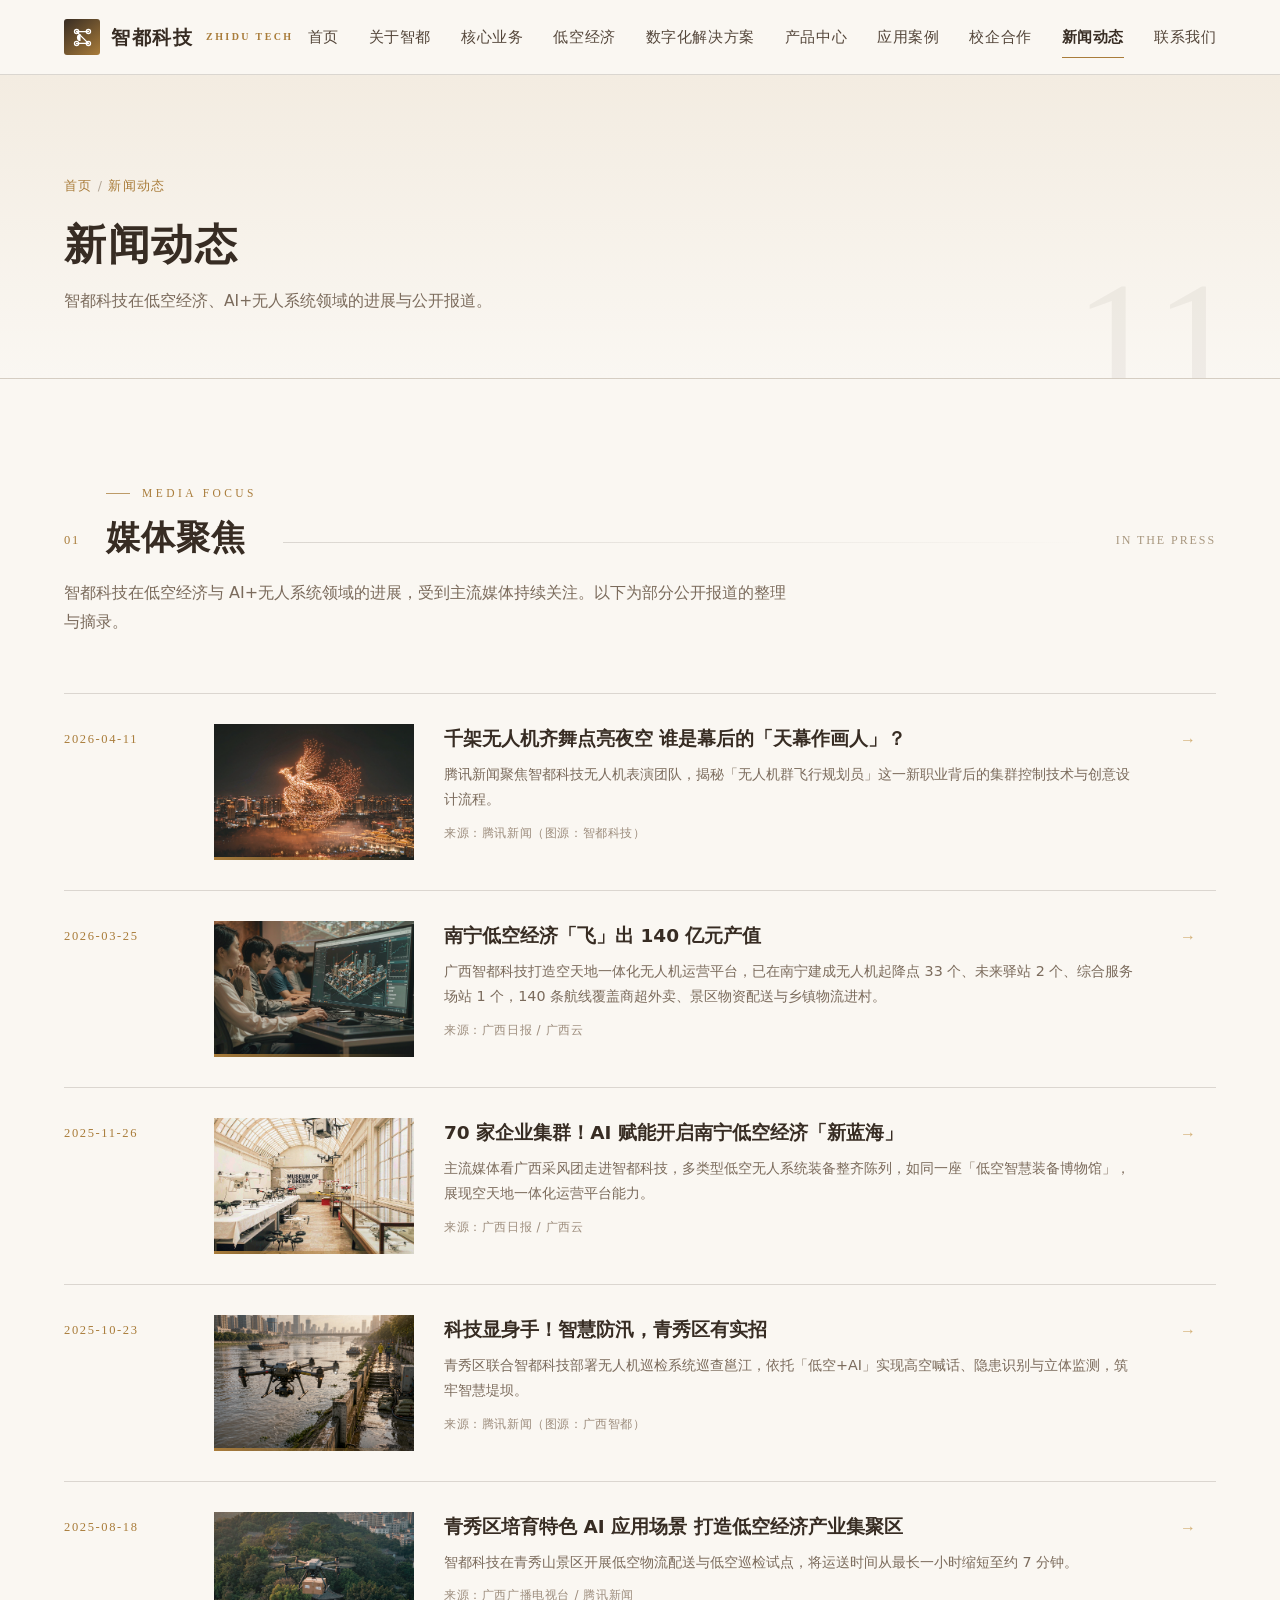
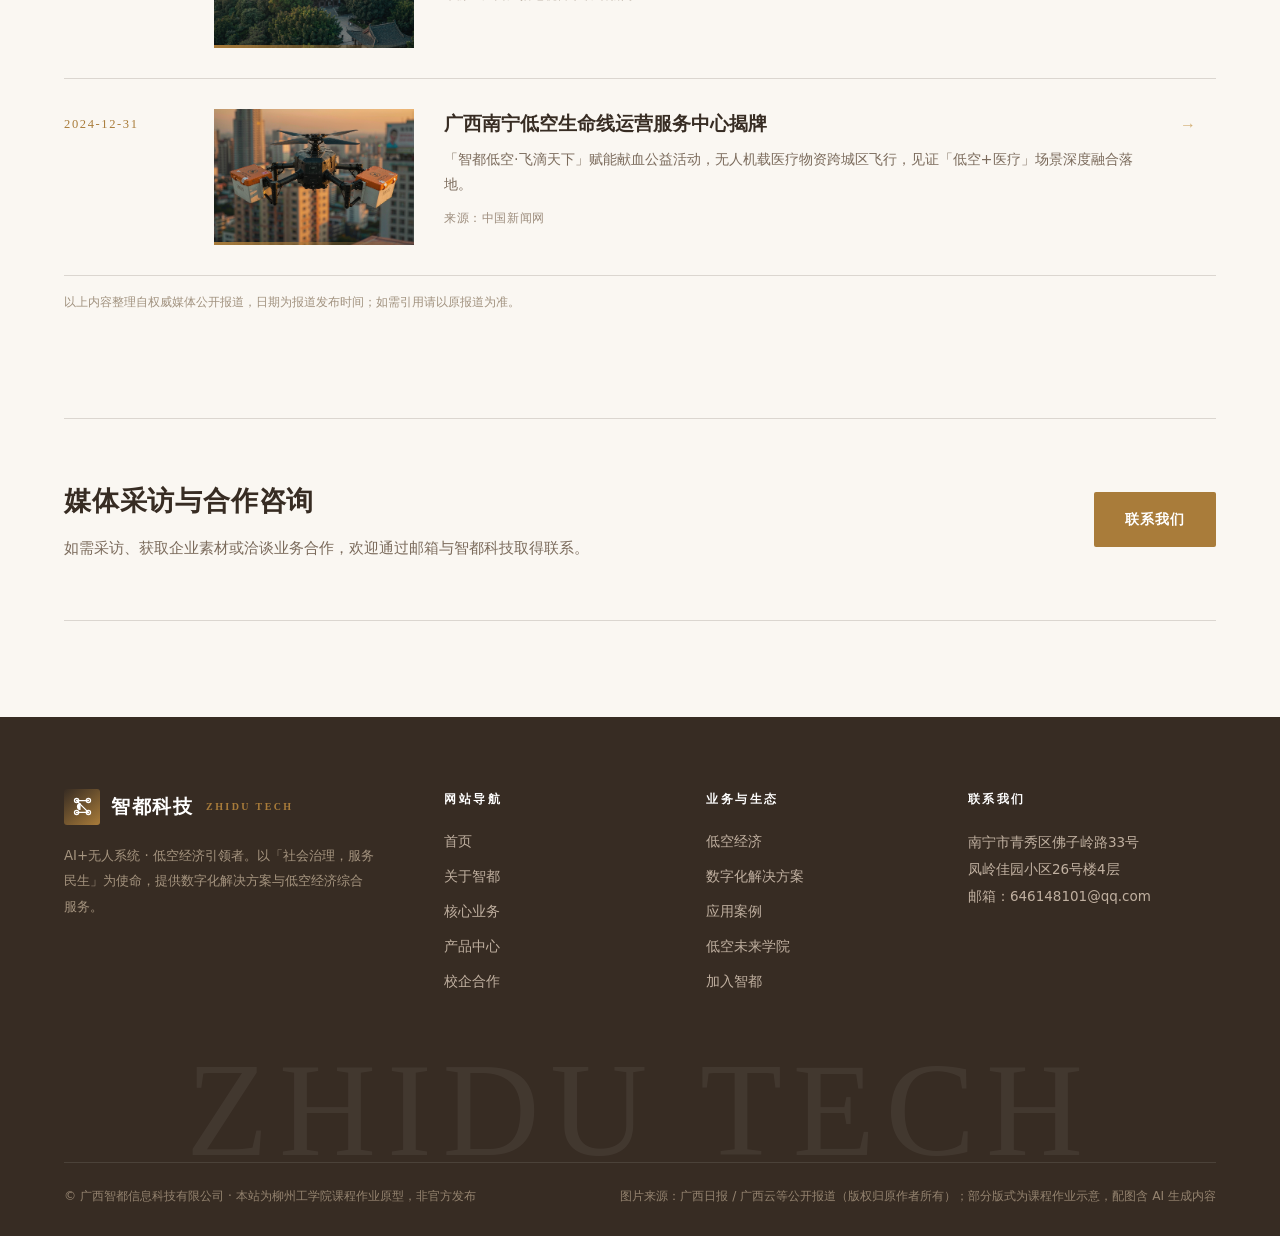
<file: news.html>
<!DOCTYPE html>
<html lang="zh-CN">
<head>
<meta charset="UTF-8">
<meta name="viewport" content="width=device-width, initial-scale=1.0">
<title>新闻动态 | 广西智都信息科技有限公司</title>
<meta name="description" content="广西智都信息科技有限公司 · AI+无人系统 · 低空经济 · 数字化解决方案">
<link rel="stylesheet" href="css/style.css">
<noscript><style>.reveal{opacity:1;transform:none}.cap>*{opacity:1;transform:none}</style></noscript>
</head>
<body>
<header class="nav">
  <div class="container nav-wrap">
    <a href="index.html" class="logo"><span class="mark"><svg viewBox="0 0 32 32" fill="none" xmlns="http://www.w3.org/2000/svg" role="img" aria-label="智都科技">
  <g stroke="#ffffff" stroke-width="2">
    <circle cx="7" cy="7" r="3.2"/><circle cx="25" cy="7" r="3.2"/><circle cx="7" cy="25" r="3.2"/><circle cx="25" cy="25" r="3.2"/>
    <path d="M7 7 H25" stroke-linecap="round"/><path d="M7 25 H25" stroke-linecap="round"/><path d="M7 7 L25 25" stroke-linecap="round"/>
  </g>
  <g fill="#ffffff">
    <circle cx="7" cy="7" r="1.1"/><circle cx="25" cy="7" r="1.1"/><circle cx="7" cy="25" r="1.1"/><circle cx="25" cy="25" r="1.1"/>
    <path d="M13 10.5 V21.5 A5.5 5.5 0 0 1 13 10.5 Z"/>
  </g>
</svg></span> 智都科技<small>ZHIDU TECH</small></a>
    <ul class="menu">
      <li><a href="index.html">首页</a></li>
      <li><a href="about.html">关于智都</a><div class="sub"><a href="about.html#profile">公司简介</a><a href="about.html#history">发展历程</a><a href="about.html#honors">资质荣誉</a></div></li>
      <li><a href="business.html">核心业务</a></li>
      <li><a href="lowaltitude.html">低空经济</a></li>
      <li><a href="digital.html">数字化解决方案</a></li>
      <li><a href="products.html">产品中心</a></li>
      <li><a href="cases.html">应用案例</a></li>
      <li><a href="cooperation.html">校企合作</a><div class="sub"><a href="cooperation.html">合作概况</a><a href="academy.html">低空未来学院</a><a href="join.html">加入智都</a></div></li>
      <li><a href="news.html" class="active">新闻动态</a></li>
      <li><a href="contact.html">联系我们</a></li>
    </ul>
    <button class="menu-toggle" aria-label="展开导航">☰</button>
  </div>
</header>
<section class="ph">
  <span class="ph-num">11</span>
  <div class="container">
    <div class="crumb">首页 <span>/</span> 新闻动态</div>
    <h1>新闻动态</h1>
    <p>智都科技在低空经济、AI+无人系统领域的进展与公开报道。</p>
  </div>
</section>
<section class="sec">
  <div class="container">
    <div class="sec-head reveal">
      <span class="sec-idx">01</span>
      <div class="sec-tt"><div class="eyebrow">Media Focus</div><h2>媒体聚焦</h2></div>
      <span class="sec-rule"></span>
      <span class="sec-side">IN THE PRESS</span>
    </div>
    <p class="lead">智都科技在低空经济与 AI+无人系统领域的进展，受到主流媒体持续关注。以下为部分公开报道的整理与摘录。</p>
    <div class="news-list">
      <div class="news-row reveal">
        <div class="nr-date">2026-04-11</div>
        <div class="news-thumb"><img src="images/news_th_show.png" alt="千架无人机齐舞点亮夜空 谁是幕后的「天幕作画人」？" loading="lazy"></div>
        <div><h3>千架无人机齐舞点亮夜空 谁是幕后的「天幕作画人」？</h3><p>腾讯新闻聚焦智都科技无人机表演团队，揭秘「无人机群飞行规划员」这一新职业背后的集群控制技术与创意设计流程。</p><div class="src">来源：腾讯新闻（图源：智都科技）</div></div>
        <div class="nr-arrow">→</div>
      </div>
      <div class="news-row reveal">
        <div class="nr-date">2026-03-25</div>
        <div class="news-thumb"><img src="images/news_th_platform.png" alt="南宁低空经济「飞」出 140 亿元产值" loading="lazy"></div>
        <div><h3>南宁低空经济「飞」出 140 亿元产值</h3><p>广西智都科技打造空天地一体化无人机运营平台，已在南宁建成无人机起降点 33 个、未来驿站 2 个、综合服务场站 1 个，140 条航线覆盖商超外卖、景区物资配送与乡镇物流进村。</p><div class="src">来源：广西日报 / 广西云</div></div>
        <div class="nr-arrow">→</div>
      </div>
      <div class="news-row reveal">
        <div class="nr-date">2025-11-26</div>
        <div class="news-thumb"><img src="images/news_th_showroom.png" alt="70 家企业集群！AI 赋能开启南宁低空经济「新蓝海」" loading="lazy"></div>
        <div><h3>70 家企业集群！AI 赋能开启南宁低空经济「新蓝海」</h3><p>主流媒体看广西采风团走进智都科技，多类型低空无人系统装备整齐陈列，如同一座「低空智慧装备博物馆」，展现空天地一体化运营平台能力。</p><div class="src">来源：广西日报 / 广西云</div></div>
        <div class="nr-arrow">→</div>
      </div>
      <div class="news-row reveal">
        <div class="nr-date">2025-10-23</div>
        <div class="news-thumb"><img src="images/news_th_flood.png" alt="科技显身手！智慧防汛，青秀区有实招" loading="lazy"></div>
        <div><h3>科技显身手！智慧防汛，青秀区有实招</h3><p>青秀区联合智都科技部署无人机巡检系统巡查邕江，依托「低空+AI」实现高空喊话、隐患识别与立体监测，筑牢智慧堤坝。</p><div class="src">来源：腾讯新闻（图源：广西智都）</div></div>
        <div class="nr-arrow">→</div>
      </div>
      <div class="news-row reveal">
        <div class="nr-date">2025-08-18</div>
        <div class="news-thumb"><img src="images/news_th_scenic.png" alt="青秀区培育特色 AI 应用场景 打造低空经济产业集聚区" loading="lazy"></div>
        <div><h3>青秀区培育特色 AI 应用场景 打造低空经济产业集聚区</h3><p>智都科技在青秀山景区开展低空物流配送与低空巡检试点，将运送时间从最长一小时缩短至约 7 分钟。</p><div class="src">来源：广西广播电视台 / 腾讯新闻</div></div>
        <div class="nr-arrow">→</div>
      </div>
      <div class="news-row reveal">
        <div class="nr-date">2024-12-31</div>
        <div class="news-thumb"><img src="images/news_th_medical.png" alt="广西南宁低空生命线运营服务中心揭牌" loading="lazy"></div>
        <div><h3>广西南宁低空生命线运营服务中心揭牌</h3><p>「智都低空·飞滴天下」赋能献血公益活动，无人机载医疗物资跨城区飞行，见证「低空+医疗」场景深度融合落地。</p><div class="src">来源：中国新闻网</div></div>
        <div class="nr-arrow">→</div>
      </div>
    </div>
    <p class="form-note">以上内容整理自权威媒体公开报道，日期为报道发布时间；如需引用请以原报道为准。</p>
  </div>
</section>

<section class="sec tight" style="padding-bottom:96px">
  <div class="container cta reveal">
    <div><h2>媒体采访与合作咨询</h2><p>如需采访、获取企业素材或洽谈业务合作，欢迎通过邮箱与智都科技取得联系。</p></div>
    <a href="contact.html" class="btn btn-solid">联系我们</a>
  </div>
</section>

<footer class="footer">
  <div class="container f-grid">
    <div class="f-brand">
      <div class="logo"><span class="mark"><svg viewBox="0 0 32 32" fill="none" xmlns="http://www.w3.org/2000/svg" role="img" aria-label="智都科技">
  <g stroke="#ffffff" stroke-width="2">
    <circle cx="7" cy="7" r="3.2"/><circle cx="25" cy="7" r="3.2"/><circle cx="7" cy="25" r="3.2"/><circle cx="25" cy="25" r="3.2"/>
    <path d="M7 7 H25" stroke-linecap="round"/><path d="M7 25 H25" stroke-linecap="round"/><path d="M7 7 L25 25" stroke-linecap="round"/>
  </g>
  <g fill="#ffffff">
    <circle cx="7" cy="7" r="1.1"/><circle cx="25" cy="7" r="1.1"/><circle cx="7" cy="25" r="1.1"/><circle cx="25" cy="25" r="1.1"/>
    <path d="M13 10.5 V21.5 A5.5 5.5 0 0 1 13 10.5 Z"/>
  </g>
</svg></span> 智都科技<small>ZHIDU TECH</small></div>
      <p>AI+无人系统 · 低空经济引领者。以「社会治理，服务民生」为使命，提供数字化解决方案与低空经济综合服务。</p>
    </div>
    <div>
      <h4>网站导航</h4>
      <a href="index.html">首页</a><a href="about.html">关于智都</a><a href="business.html">核心业务</a><a href="products.html">产品中心</a><a href="cooperation.html">校企合作</a>
    </div>
    <div>
      <h4>业务与生态</h4>
      <a href="lowaltitude.html">低空经济</a><a href="digital.html">数字化解决方案</a><a href="cases.html">应用案例</a><a href="academy.html">低空未来学院</a><a href="join.html">加入智都</a>
    </div>
    <div class="f-contact">
      <h4>联系我们</h4>
      <p>南宁市青秀区佛子岭路33号<br>凤岭佳园小区26号楼4层<br>邮箱：646148101@qq.com</p>
    </div>
  </div>
  <div class="container">
    <div class="f-mark">ZHIDU TECH</div>
    <div class="f-bottom">
      <span>© 广西智都信息科技有限公司 · 本站为柳州工学院课程作业原型，非官方发布</span>
      <span>图片来源：广西日报 / 广西云等公开报道（版权归原作者所有）；部分版式为课程作业示意，配图含 AI 生成内容</span>
    </div>
  </div>
</footer>
<script src="js/main.js"></script>
</body>
</html>
</file>
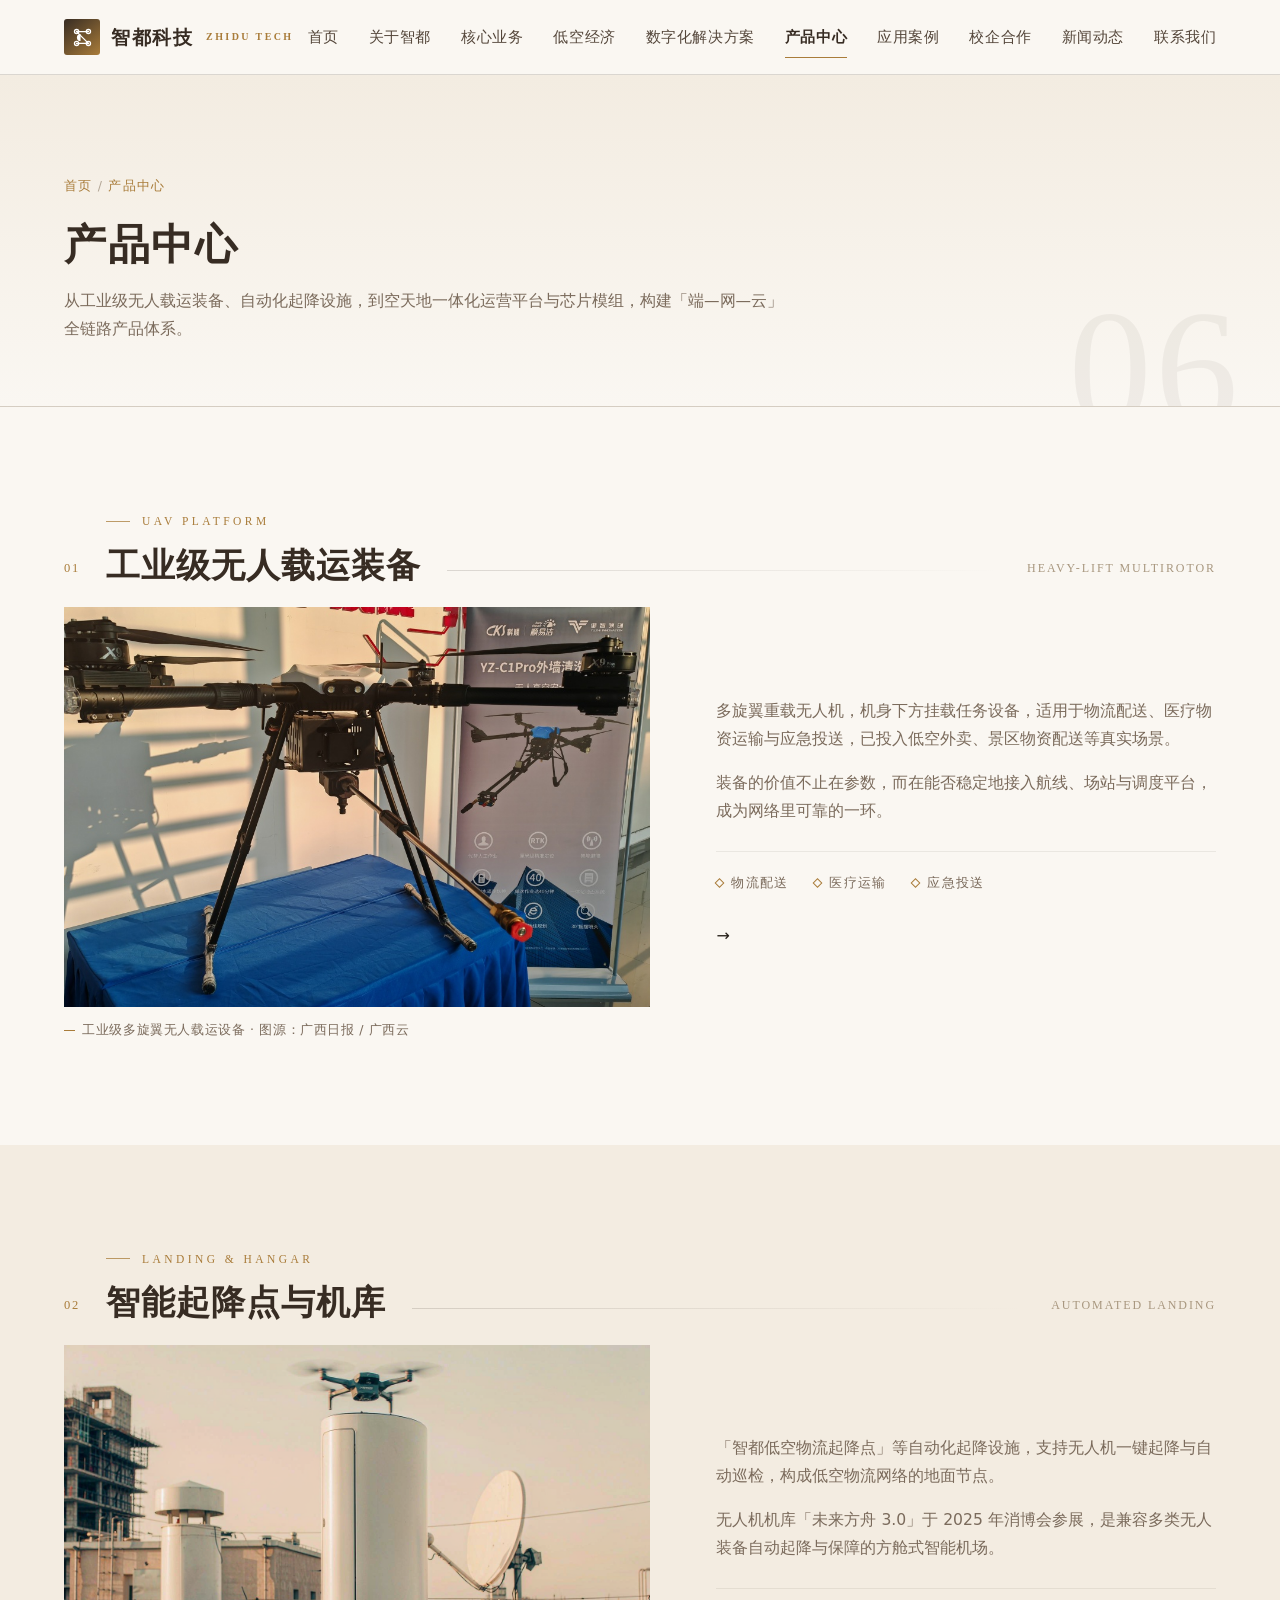
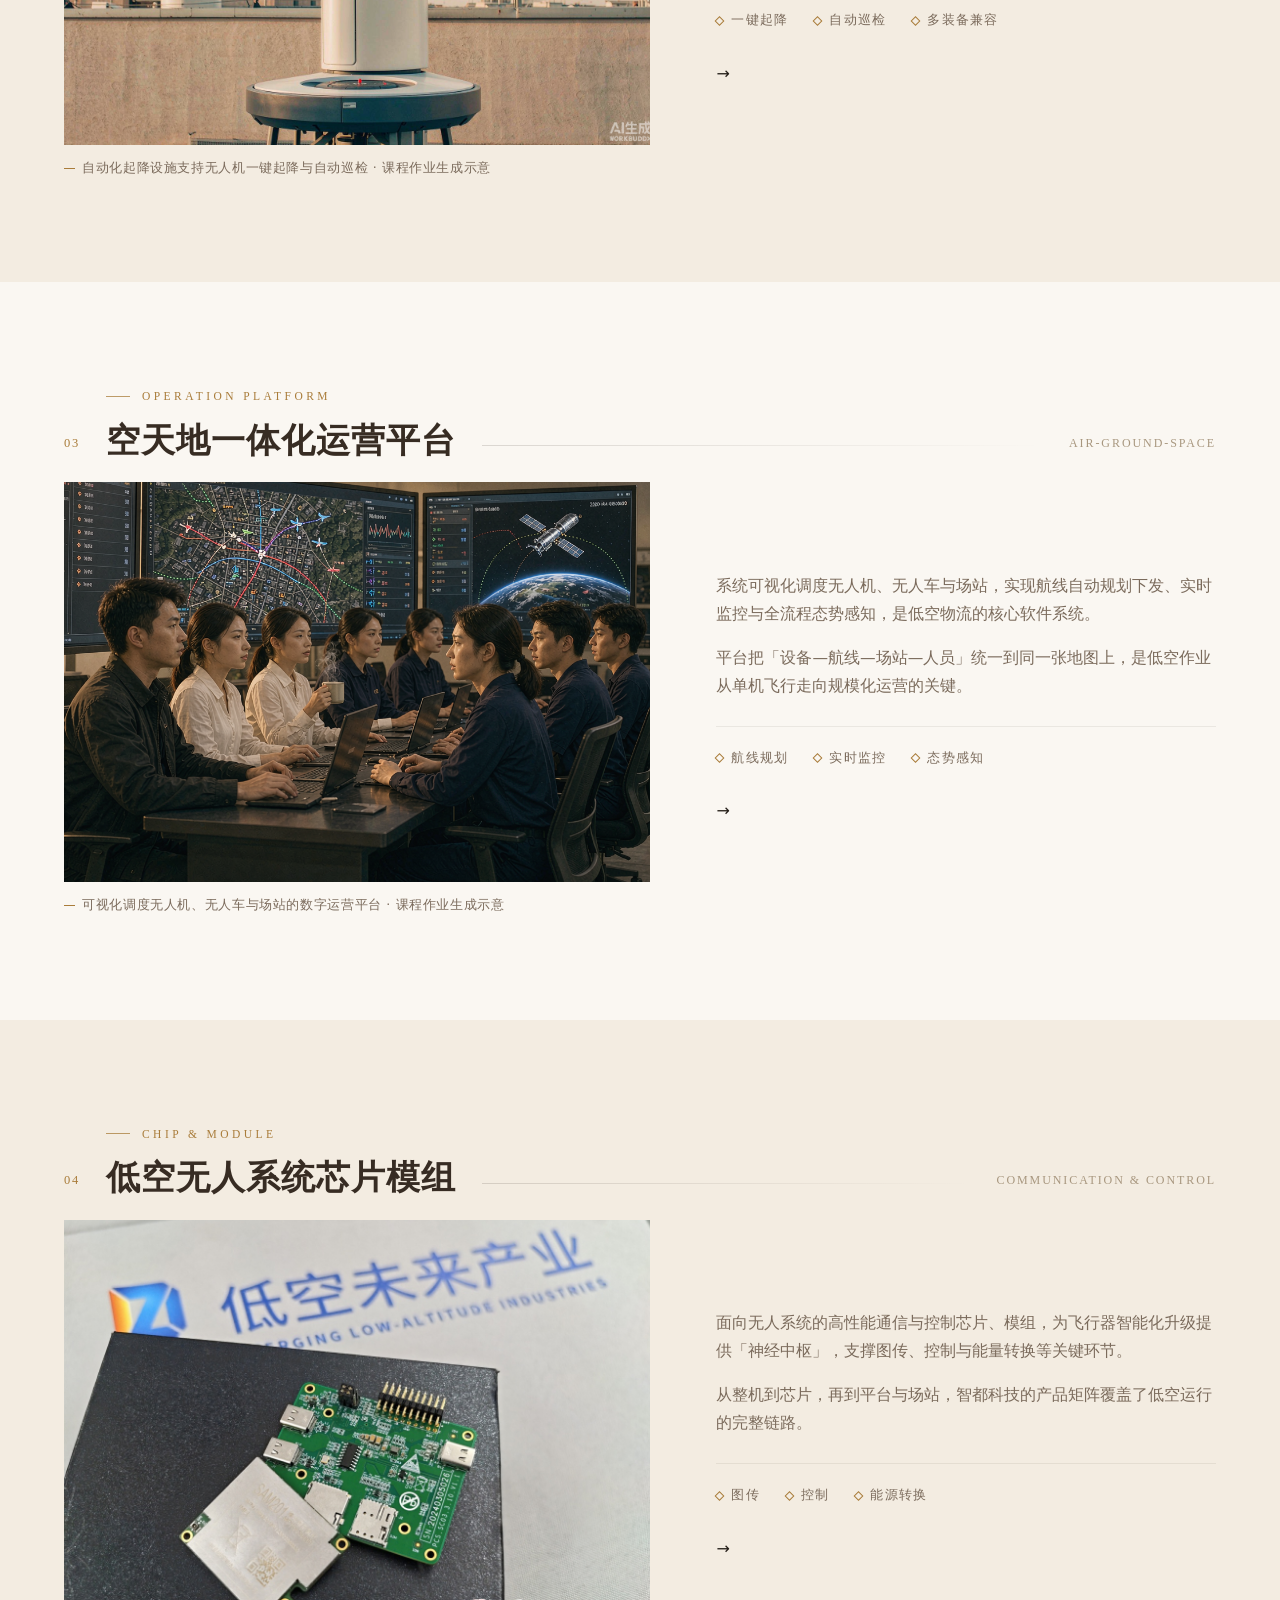
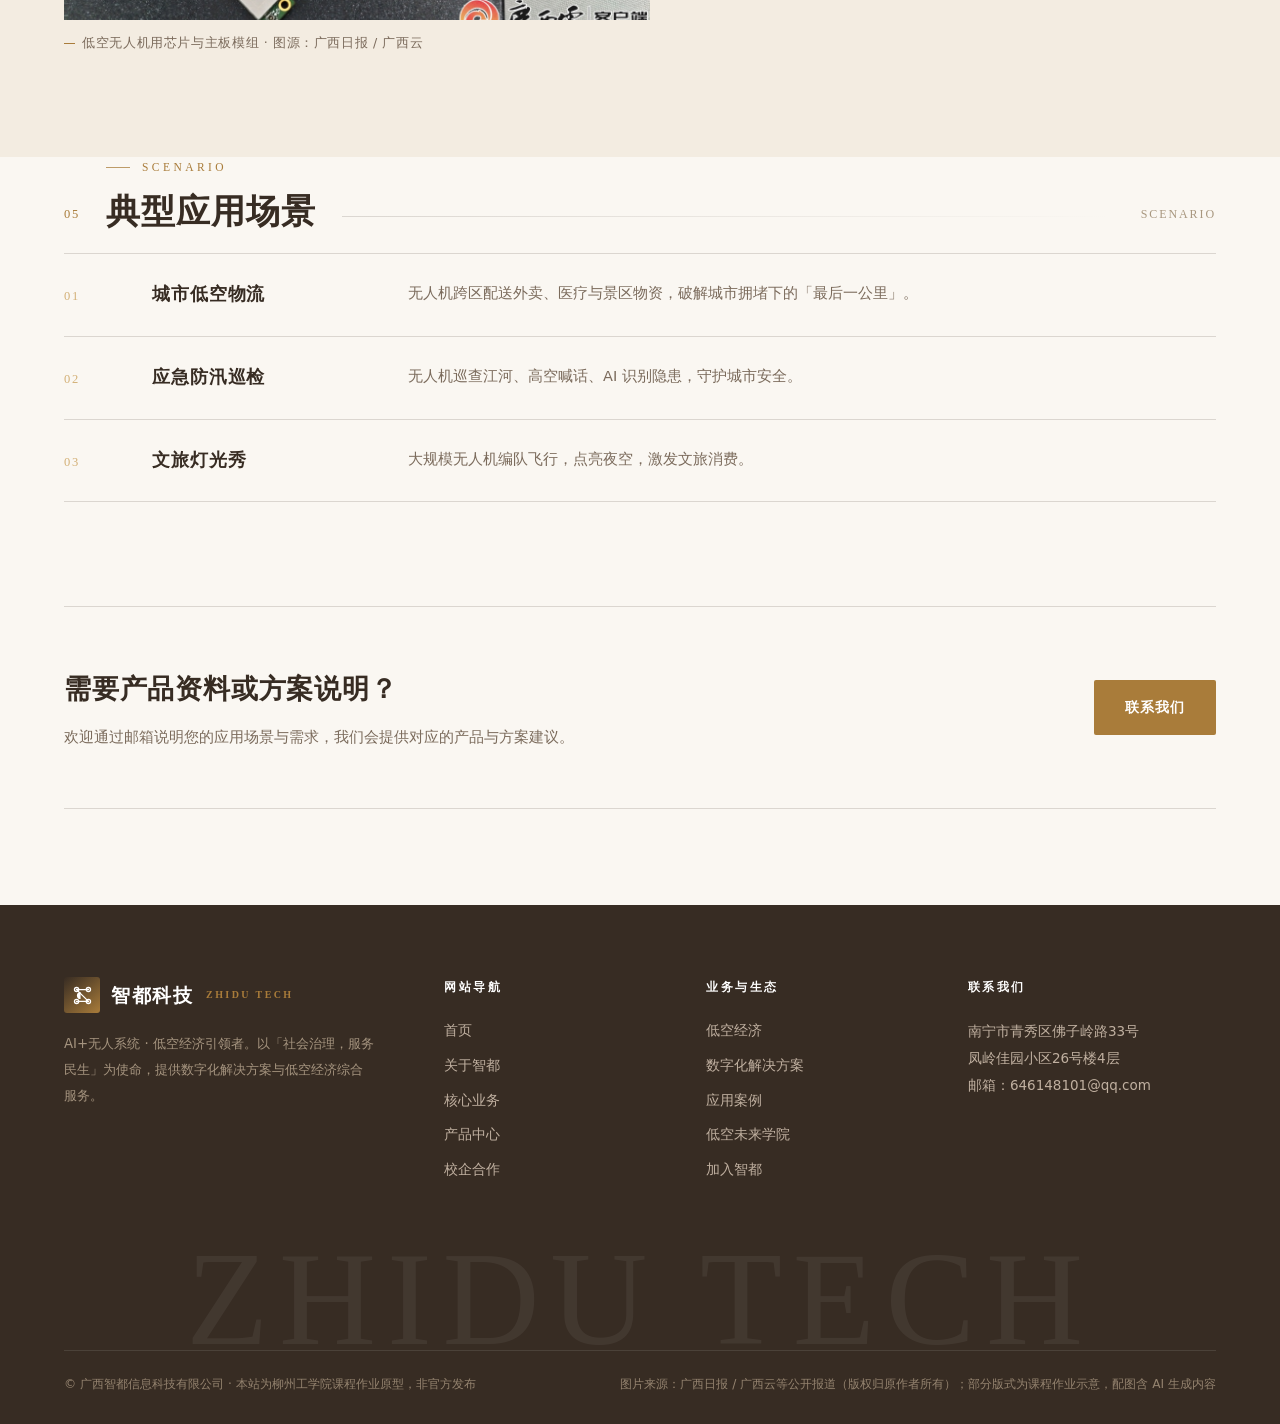
<file: products.html>
<!DOCTYPE html>
<html lang="zh-CN">
<head>
<meta charset="UTF-8">
<meta name="viewport" content="width=device-width, initial-scale=1.0">
<title>产品中心 | 广西智都信息科技有限公司</title>
<meta name="description" content="广西智都信息科技有限公司 · AI+无人系统 · 低空经济 · 数字化解决方案">
<link rel="stylesheet" href="css/style.css">
<noscript><style>.reveal{opacity:1;transform:none}.cap>*{opacity:1;transform:none}</style></noscript>
</head>
<body>
<header class="nav">
  <div class="container nav-wrap">
    <a href="index.html" class="logo"><span class="mark"><svg viewBox="0 0 32 32" fill="none" xmlns="http://www.w3.org/2000/svg" role="img" aria-label="智都科技">
  <g stroke="#ffffff" stroke-width="2">
    <circle cx="7" cy="7" r="3.2"/><circle cx="25" cy="7" r="3.2"/><circle cx="7" cy="25" r="3.2"/><circle cx="25" cy="25" r="3.2"/>
    <path d="M7 7 H25" stroke-linecap="round"/><path d="M7 25 H25" stroke-linecap="round"/><path d="M7 7 L25 25" stroke-linecap="round"/>
  </g>
  <g fill="#ffffff">
    <circle cx="7" cy="7" r="1.1"/><circle cx="25" cy="7" r="1.1"/><circle cx="7" cy="25" r="1.1"/><circle cx="25" cy="25" r="1.1"/>
    <path d="M13 10.5 V21.5 A5.5 5.5 0 0 1 13 10.5 Z"/>
  </g>
</svg></span> 智都科技<small>ZHIDU TECH</small></a>
    <ul class="menu">
      <li><a href="index.html">首页</a></li>
      <li><a href="about.html">关于智都</a><div class="sub"><a href="about.html#profile">公司简介</a><a href="about.html#history">发展历程</a><a href="about.html#honors">资质荣誉</a></div></li>
      <li><a href="business.html">核心业务</a></li>
      <li><a href="lowaltitude.html">低空经济</a></li>
      <li><a href="digital.html">数字化解决方案</a></li>
      <li><a href="products.html" class="active">产品中心</a></li>
      <li><a href="cases.html">应用案例</a></li>
      <li><a href="cooperation.html">校企合作</a><div class="sub"><a href="cooperation.html">合作概况</a><a href="academy.html">低空未来学院</a><a href="join.html">加入智都</a></div></li>
      <li><a href="news.html">新闻动态</a></li>
      <li><a href="contact.html">联系我们</a></li>
    </ul>
    <button class="menu-toggle" aria-label="展开导航">☰</button>
  </div>
</header>
<section class="ph">
  <span class="ph-num">06</span>
  <div class="container">
    <div class="crumb">首页 <span>/</span> 产品中心</div>
    <h1>产品中心</h1>
    <p>从工业级无人载运装备、自动化起降设施，到空天地一体化运营平台与芯片模组，构建「端—网—云」全链路产品体系。</p>
  </div>
</section>
<section class="sec">
  <div class="container">
    <div class="sec-head reveal">
      <span class="sec-idx">01</span>
      <div class="sec-tt"><div class="eyebrow">UAV Platform</div><h2>工业级无人载运装备</h2></div>
      <span class="sec-rule"></span>
      <span class="sec-side">HEAVY-LIFT MULTIROTOR</span>
    </div>
    <div class="split wide">
      <figure class="reveal" style="margin:0">
        <div class="fig mid"><img src="images/drone_product.jpg" alt="工业级多旋翼无人机"><span class="ticks"><i></i><i></i><i></i><i></i></span></div>
        <figcaption class="fig-cap">工业级多旋翼无人载运设备 · 图源：广西日报 / 广西云</figcaption>
      </figure>
      <div class="reveal">
        <p style="color:var(--muted);font-size:15.6px;margin-bottom:16px">多旋翼重载无人机，机身下方挂载任务设备，适用于物流配送、医疗物资运输与应急投送，已投入低空外卖、景区物资配送等真实场景。</p><p style="color:var(--muted);font-size:15.6px;margin-bottom:26px">装备的价值不止在参数，而在能否稳定地接入航线、场站与调度平台，成为网络里可靠的一环。</p><div class="meta-row"><span>物流配送</span><span>医疗运输</span><span>应急投送</span></div><a href= <i>→</i></a>
      </div>
    </div>
  </div>
</section><section class="sec paper">
  <div class="container">
    <div class="sec-head reveal">
      <span class="sec-idx">02</span>
      <div class="sec-tt"><div class="eyebrow">Landing &amp; Hangar</div><h2>智能起降点与机库</h2></div>
      <span class="sec-rule"></span>
      <span class="sec-side">AUTOMATED LANDING</span>
    </div>
    <div class="split wide">
      <figure class="reveal" style="margin:0">
        <div class="fig mid"><img src="images/gen_prod_hangar.png" alt="智能起降点与机库"><span class="ticks"><i></i><i></i><i></i><i></i></span></div>
        <figcaption class="fig-cap">自动化起降设施支持无人机一键起降与自动巡检 · 课程作业生成示意</figcaption>
      </figure>
      <div class="reveal">
        <p style="color:var(--muted);font-size:15.6px;margin-bottom:16px">「智都低空物流起降点」等自动化起降设施，支持无人机一键起降与自动巡检，构成低空物流网络的地面节点。</p><p style="color:var(--muted);font-size:15.6px;margin-bottom:26px">无人机机库「未来方舟 3.0」于 2025 年消博会参展，是兼容多类无人装备自动起降与保障的方舱式智能机场。</p><div class="meta-row"><span>一键起降</span><span>自动巡检</span><span>多装备兼容</span></div><a href= <i>→</i></a>
      </div>
    </div>
  </div>
</section><section class="sec">
  <div class="container">
    <div class="sec-head reveal">
      <span class="sec-idx">03</span>
      <div class="sec-tt"><div class="eyebrow">Operation Platform</div><h2>空天地一体化运营平台</h2></div>
      <span class="sec-rule"></span>
      <span class="sec-side">AIR-GROUND-SPACE</span>
    </div>
    <div class="split wide">
      <figure class="reveal" style="margin:0">
        <div class="fig mid"><img src="images/gen_prod_platform.png" alt="空天地一体化运营平台"><span class="ticks"><i></i><i></i><i></i><i></i></span></div>
        <figcaption class="fig-cap">可视化调度无人机、无人车与场站的数字运营平台 · 课程作业生成示意</figcaption>
      </figure>
      <div class="reveal">
        <p style="color:var(--muted);font-size:15.6px;margin-bottom:16px">系统可视化调度无人机、无人车与场站，实现航线自动规划下发、实时监控与全流程态势感知，是低空物流的核心软件系统。</p><p style="color:var(--muted);font-size:15.6px;margin-bottom:26px">平台把「设备—航线—场站—人员」统一到同一张地图上，是低空作业从单机飞行走向规模化运营的关键。</p><div class="meta-row"><span>航线规划</span><span>实时监控</span><span>态势感知</span></div><a href= <i>→</i></a>
      </div>
    </div>
  </div>
</section><section class="sec paper">
  <div class="container">
    <div class="sec-head reveal">
      <span class="sec-idx">04</span>
      <div class="sec-tt"><div class="eyebrow">Chip &amp; Module</div><h2>低空无人系统芯片模组</h2></div>
      <span class="sec-rule"></span>
      <span class="sec-side">COMMUNICATION &amp; CONTROL</span>
    </div>
    <div class="split wide">
      <figure class="reveal" style="margin:0">
        <div class="fig mid"><img src="images/drone_chip.jpg" alt="低空无人机芯片模组"><span class="ticks"><i></i><i></i><i></i><i></i></span></div>
        <figcaption class="fig-cap">低空无人机用芯片与主板模组 · 图源：广西日报 / 广西云</figcaption>
      </figure>
      <div class="reveal">
        <p style="color:var(--muted);font-size:15.6px;margin-bottom:16px">面向无人系统的高性能通信与控制芯片、模组，为飞行器智能化升级提供「神经中枢」，支撑图传、控制与能量转换等关键环节。</p><p style="color:var(--muted);font-size:15.6px;margin-bottom:26px">从整机到芯片，再到平台与场站，智都科技的产品矩阵覆盖了低空运行的完整链路。</p><div class="meta-row"><span>图传</span><span>控制</span><span>能源转换</span></div><a href= <i>→</i></a>
      </div>
    </div>
  </div>
</section><section class="sec tight">
  <div class="container">
    <div class="sec-head reveal">
      <span class="sec-idx">05</span>
      <div class="sec-tt"><div class="eyebrow">Scenario</div><h2>典型应用场景</h2></div>
      <span class="sec-rule"></span>
      <span class="sec-side">SCENARIO</span>
    </div>
    <div class="rows">
      <div class="row reveal">
        <span class="row-num">01</span>
        <div class="row-tt">城市低空物流</div>
        <div class="row-desc">无人机跨区配送外卖、医疗与景区物资，破解城市拥堵下的「最后一公里」。</div>
      </div>
      <div class="row reveal">
        <span class="row-num">02</span>
        <div class="row-tt">应急防汛巡检</div>
        <div class="row-desc">无人机巡查江河、高空喊话、AI 识别隐患，守护城市安全。</div>
      </div>
      <div class="row reveal">
        <span class="row-num">03</span>
        <div class="row-tt">文旅灯光秀</div>
        <div class="row-desc">大规模无人机编队飞行，点亮夜空，激发文旅消费。</div>
      </div>
    </div>
  </div>
</section>
<section class="sec tight" style="padding-bottom:96px">
  <div class="container cta reveal">
    <div><h2>需要产品资料或方案说明？</h2><p>欢迎通过邮箱说明您的应用场景与需求，我们会提供对应的产品与方案建议。</p></div>
    <a href="contact.html" class="btn btn-solid">联系我们</a>
  </div>
</section>
<footer class="footer">
  <div class="container f-grid">
    <div class="f-brand">
      <div class="logo"><span class="mark"><svg viewBox="0 0 32 32" fill="none" xmlns="http://www.w3.org/2000/svg" role="img" aria-label="智都科技">
  <g stroke="#ffffff" stroke-width="2">
    <circle cx="7" cy="7" r="3.2"/><circle cx="25" cy="7" r="3.2"/><circle cx="7" cy="25" r="3.2"/><circle cx="25" cy="25" r="3.2"/>
    <path d="M7 7 H25" stroke-linecap="round"/><path d="M7 25 H25" stroke-linecap="round"/><path d="M7 7 L25 25" stroke-linecap="round"/>
  </g>
  <g fill="#ffffff">
    <circle cx="7" cy="7" r="1.1"/><circle cx="25" cy="7" r="1.1"/><circle cx="7" cy="25" r="1.1"/><circle cx="25" cy="25" r="1.1"/>
    <path d="M13 10.5 V21.5 A5.5 5.5 0 0 1 13 10.5 Z"/>
  </g>
</svg></span> 智都科技<small>ZHIDU TECH</small></div>
      <p>AI+无人系统 · 低空经济引领者。以「社会治理，服务民生」为使命，提供数字化解决方案与低空经济综合服务。</p>
    </div>
    <div>
      <h4>网站导航</h4>
      <a href="index.html">首页</a><a href="about.html">关于智都</a><a href="business.html">核心业务</a><a href="products.html">产品中心</a><a href="cooperation.html">校企合作</a>
    </div>
    <div>
      <h4>业务与生态</h4>
      <a href="lowaltitude.html">低空经济</a><a href="digital.html">数字化解决方案</a><a href="cases.html">应用案例</a><a href="academy.html">低空未来学院</a><a href="join.html">加入智都</a>
    </div>
    <div class="f-contact">
      <h4>联系我们</h4>
      <p>南宁市青秀区佛子岭路33号<br>凤岭佳园小区26号楼4层<br>邮箱：646148101@qq.com</p>
    </div>
  </div>
  <div class="container">
    <div class="f-mark">ZHIDU TECH</div>
    <div class="f-bottom">
      <span>© 广西智都信息科技有限公司 · 本站为柳州工学院课程作业原型，非官方发布</span>
      <span>图片来源：广西日报 / 广西云等公开报道（版权归原作者所有）；部分版式为课程作业示意，配图含 AI 生成内容</span>
    </div>
  </div>
</footer>
<script src="js/main.js"></script>
</body>
</html>
</file>
<file: css/style.css>
/* ============================================================
   智都科技官网 · 视觉系统
   设计语言：杂志式编辑排版（Editorial）
   规则：全局不使用「白底+描边+圆角+阴影」卡片；
        以细金线、编号、水印、图注建立层次
   ============================================================ */

:root{
  --coffee:#372c23;
  --coffee-2:#54463a;
  --gold:#a97c3a;
  --gold-2:#d3b077;
  --bg:#faf7f2;
  --paper:#f3ece1;
  --text:#241e18;
  --muted:#7b6b5c;
  --line:rgba(55,44,35,.16);
  --line-2:rgba(55,44,35,.08);
  --sans:"PingFang SC","Source Han Sans SC","Microsoft YaHei",system-ui,sans-serif;
  --serif:Georgia,"Times New Roman","Songti SC","SimSun",serif;
}

*{box-sizing:border-box;margin:0;padding:0}
html{scroll-behavior:smooth}
body{font-family:var(--sans);color:var(--text);background:var(--bg);line-height:1.8;-webkit-font-smoothing:antialiased;overflow-x:hidden}
a{color:inherit;text-decoration:none}
img{display:block;max-width:100%}
ul,ol{list-style:none}
::selection{background:var(--gold-2);color:var(--coffee)}
.container{width:min(1240px,90vw);margin:0 auto}
.serif{font-family:var(--serif)}
[id]{scroll-margin-top:94px}

/* ---------- 区块骨架 ---------- */
.sec{padding:104px 0;position:relative}
.sec.tight{padding-top:0}
.sec.paper{background:var(--paper)}
.sec.dark{background:var(--coffee);color:#e8dbca}
.sec.dark .sec-tt h2,.sec.dark .ed-item h3,.sec.dark .row-tt{color:#fff}

.eyebrow{font-family:var(--serif);font-size:11.5px;letter-spacing:.3em;text-transform:uppercase;color:var(--gold);display:flex;align-items:center;gap:12px}
.eyebrow::before{content:"";width:24px;height:1px;background:var(--gold);opacity:.75}

.sec-head{display:flex;align-items:flex-end;gap:26px;margin-bottom:20px}
.sec-idx{font-family:var(--serif);font-size:12.5px;letter-spacing:.14em;color:var(--gold);padding-bottom:8px;flex:none}
.sec-tt h2{font-size:34px;line-height:1.28;color:var(--coffee);font-weight:700;letter-spacing:.03em;margin-top:12px}
.sec-rule{flex:1;height:1px;background:linear-gradient(90deg,var(--line),transparent);margin-bottom:16px;min-width:30px}
.sec-side{font-family:var(--serif);font-size:12px;letter-spacing:.16em;color:#a8977f;padding-bottom:8px;flex:none}
.lead{color:var(--muted);max-width:730px;font-size:16px;margin-bottom:56px}

.ornament{display:flex;align-items:center;gap:16px;margin-bottom:46px}
.ornament::before,.ornament::after{content:"";height:1px;background:var(--line);flex:1}
.ornament span{font-family:var(--serif);font-size:10px;letter-spacing:.4em;color:var(--gold-2)}

.wm{position:absolute;font-family:var(--serif);font-size:clamp(70px,10.5vw,168px);line-height:.8;color:var(--coffee);opacity:.035;letter-spacing:.02em;pointer-events:none;user-select:none;white-space:nowrap;z-index:0}
.wm.tr{top:36px;right:-2vw}
.wm.bl{bottom:20px;left:-2vw}
.reveal{opacity:0;transform:translateY(24px);transition:opacity .85s cubic-bezier(.2,.7,.3,1),transform .85s cubic-bezier(.2,.7,.3,1)}
.reveal.in{opacity:1;transform:none}

/* ---------- 顶部导航 ---------- */
.nav{position:sticky;top:0;z-index:80;background:rgba(250,247,242,.94);backdrop-filter:blur(14px);border-bottom:1px solid var(--line)}
.nav-wrap{display:flex;align-items:center;justify-content:space-between;height:74px}
.logo{display:flex;align-items:center;gap:11px;font-weight:800;font-size:19px;color:var(--coffee);letter-spacing:.08em;flex:none}
.logo .mark{width:36px;height:36px;border-radius:3px;background:linear-gradient(140deg,var(--coffee),var(--gold));display:flex;align-items:center;justify-content:center;flex:none}
.logo .mark svg{width:21px;height:21px;display:block}
.logo small{font-family:var(--serif);font-size:10px;color:var(--gold);letter-spacing:.24em;font-weight:600;margin-left:2px}
.menu{display:flex;align-items:center;gap:2px}
.menu>li{position:relative}
.menu>li>a{display:block;padding:10px 14px;font-size:14.5px;color:var(--coffee-2);font-weight:500;letter-spacing:.04em;position:relative;white-space:nowrap}
.menu>li>a::after{content:"";position:absolute;left:14px;right:14px;bottom:2px;height:1px;background:var(--gold);transform:scaleX(0);transform-origin:left;transition:transform .32s ease}
.menu>li>a:hover::after,.menu>li>a.active::after{transform:scaleX(1)}
.menu>li>a.active{color:var(--coffee);font-weight:700}
.sub{position:absolute;top:calc(100% + 4px);left:6px;min-width:180px;background:var(--bg);border:1px solid var(--line);padding:10px 0;opacity:0;visibility:hidden;transform:translateY(8px);transition:.26s ease}
.menu>li:hover .sub{opacity:1;visibility:visible;transform:translateY(0)}
.sub a{display:block;padding:9px 20px;font-size:13.5px;color:var(--muted);letter-spacing:.03em;transition:.2s}
.sub a:hover{color:var(--gold);background:var(--paper)}
.menu-toggle{display:none;background:none;border:0;font-size:23px;color:var(--coffee);cursor:pointer;line-height:1}

/* ---------- 首页轮播 ---------- */
.hero{position:relative;height:min(90vh,730px);min-height:560px;overflow:hidden;background:var(--coffee)}
.hero::after{content:"";position:absolute;left:0;right:0;bottom:0;height:170px;background:linear-gradient(0deg,rgba(18,13,9,.55),rgba(18,13,9,0));z-index:1;pointer-events:none}
.slides{position:absolute;inset:0}
.slide{position:absolute;inset:0;background-size:cover;background-position:center;opacity:0;transition:opacity 1.1s ease}
.slide.active{opacity:1}
.slide::after{content:"";position:absolute;inset:0;background:linear-gradient(92deg,rgba(28,21,15,.84) 0%,rgba(28,21,15,.56) 44%,rgba(28,21,15,.06) 80%)}
.slide-in{position:relative;z-index:2;height:100%;display:flex;align-items:center}
.cap{max-width:670px;color:#fff;padding-left:1vw}
.cap>*{opacity:0;transform:translateY(16px);transition:opacity .8s ease,transform .8s ease}
.slide.active .cap>*{opacity:1;transform:none}
.slide.active .cap>*:nth-child(1){transition-delay:.15s}
.slide.active .cap>*:nth-child(2){transition-delay:.26s}
.slide.active .cap>*:nth-child(3){transition-delay:.36s}
.slide.active .cap>*:nth-child(4){transition-delay:.46s}
.hero-tag{font-size:12px;letter-spacing:.3em;color:var(--gold-2);text-transform:uppercase;display:flex;align-items:center;gap:14px;margin-bottom:24px}
.hero-tag::before{content:"";width:44px;height:1px;background:var(--gold-2)}
.cap h1{font-size:clamp(34px,4.3vw,57px);line-height:1.15;font-weight:800;letter-spacing:.02em;margin-bottom:22px;text-shadow:0 2px 20px rgba(0,0,0,.25)}
.cap p{font-size:16px;color:#e2d5c4;max-width:520px;margin-bottom:34px}
.hero-actions{display:flex;gap:14px;flex-wrap:wrap}
.hero-foot{position:absolute;left:0;right:0;bottom:0;z-index:3;display:flex;align-items:center;justify-content:space-between;padding:0 5vw 28px;gap:20px}
.dots{display:flex;gap:12px;align-items:center}
.dot{width:24px;height:2px;background:rgba(255,255,255,.34);cursor:pointer;transition:.35s}
.dot.active{background:var(--gold-2);width:46px}
.hero-arrows{display:flex;gap:8px}
.slide-arrow{width:44px;height:44px;border:1px solid rgba(255,255,255,.32);background:transparent;color:#fff;font-size:17px;cursor:pointer;transition:.25s;display:flex;align-items:center;justify-content:center;font-family:var(--serif)}
.slide-arrow:hover{background:#fff;color:var(--coffee);border-color:#fff}
.hero-count{font-family:var(--serif);font-size:11.5px;letter-spacing:.24em;color:rgba(255,255,255,.66)}

/* ---------- 按钮 ---------- */
.btn{display:inline-flex;align-items:center;gap:10px;padding:14px 30px;font-size:14px;font-weight:600;letter-spacing:.08em;border-radius:2px;transition:.28s;cursor:pointer;border:1px solid transparent;font-family:inherit}
.btn-solid{background:var(--gold);color:#fff}
.btn-solid:hover{background:var(--coffee)}
.btn-line{border-color:rgba(255,255,255,.5);color:#fff}
.btn-line:hover{background:#fff;color:var(--coffee);border-color:#fff}
.btn-dark{border-color:var(--coffee);color:var(--coffee)}
.btn-dark:hover{background:var(--coffee);color:#fff}

.a-link{display:inline-flex;align-items:center;gap:9px;font-size:13.5px;font-weight:600;color:var(--gold);letter-spacing:.06em;position:relative;padding-bottom:4px}
.a-link::after{content:"";position:absolute;left:0;bottom:0;width:100%;height:1px;background:var(--gold);opacity:.45;transform:scaleX(.4);transform-origin:left;transition:.35s}
.a-link:hover::after{transform:scaleX(1);opacity:1}
.a-link i{font-style:normal;transition:transform .3s}
.a-link:hover i{transform:translateX(5px)}

/* ---------- 滚动字幕条 ---------- */
.ticker{border-top:1px solid var(--line);border-bottom:1px solid var(--line);background:var(--paper);overflow:hidden;padding:15px 0}
.ticker-track{display:flex;width:max-content;animation:tick 34s linear infinite}
.ticker-track span{font-family:var(--serif);font-size:13px;letter-spacing:.24em;color:var(--coffee-2);padding:0 30px;position:relative;text-transform:uppercase;white-space:nowrap}
.ticker-track span::after{content:"";position:absolute;right:-2px;top:50%;width:4px;height:4px;background:var(--gold-2);transform:translateY(-50%) rotate(45deg)}
@keyframes tick{from{transform:translateX(0)}to{transform:translateX(-50%)}}

/* ---------- 编辑式条目（替代卡片） ---------- */
.ed-grid{display:grid}
.ed-grid.c2{grid-template-columns:repeat(2,1fr);column-gap:70px}
.ed-grid.c3{grid-template-columns:repeat(3,1fr);column-gap:56px}
.ed-grid.c4{grid-template-columns:repeat(4,1fr);column-gap:44px}
.ed-item{border-top:1px solid var(--line);padding:32px 0 8px;position:relative;transition:.3s}
.ed-item::before{content:"";position:absolute;top:-1px;left:0;width:0;height:1px;background:var(--gold);transition:width .5s ease}
.ed-item:hover::before{width:60px}
.ed-num{font-family:var(--serif);font-size:13px;letter-spacing:.2em;color:var(--gold);display:block;margin-bottom:16px}
.ed-item h3{font-size:23px;color:var(--coffee);font-weight:700;letter-spacing:.03em;margin-bottom:12px;transition:color .3s;line-height:1.4}
.ed-item:hover h3{color:var(--gold)}
.ed-item p{color:var(--muted);font-size:14.6px;margin-bottom:16px}
.ed-item .a-link{margin-top:2px}
.ed-item.sm h3{font-size:19px}

/* ---------- 数据带 ---------- */
.nums{display:grid;grid-template-columns:repeat(4,1fr)}
.nums>div{padding:6px 30px;border-left:1px solid rgba(255,255,255,.13)}
.nums>div:first-child{border-left:0;padding-left:0}
.num{font-family:var(--serif);font-size:44px;line-height:1.12;color:var(--gold-2);letter-spacing:.01em}
.num small{font-size:15px;margin-left:3px;color:#b7a48d}
.lbl{font-size:12.5px;color:#b7a48d;letter-spacing:.16em;margin-top:12px}
.num-row{display:grid;grid-template-columns:repeat(4,1fr);border-top:1px solid var(--line);border-bottom:1px solid var(--line)}
.num-row>div{padding:26px 0;border-left:1px solid var(--line)}
.num-row>div:first-child{border-left:0}
.num-row .num{font-size:34px;color:var(--coffee)}
.num-row .lbl{color:var(--muted)}

/* ---------- 表格行（业务方向等） ---------- */
.rows{border-top:1px solid var(--line)}
.row{display:grid;grid-template-columns:62px 230px 1fr;gap:26px;padding:26px 22px 26px 0;border-bottom:1px solid var(--line);align-items:start;transition:.3s;position:relative}
.row:hover{background:linear-gradient(90deg,rgba(169,124,58,.06),transparent)}
.row-num{font-family:var(--serif);font-size:12.5px;letter-spacing:.14em;color:var(--gold-2);padding-top:5px}
.row-tt{font-size:17.5px;color:var(--coffee);font-weight:700;letter-spacing:.05em;line-height:1.7;transition:color .3s}
.row:hover .row-tt{color:var(--gold)}
.row-desc{color:var(--muted);font-size:14.5px}
/* 窄栏内的行列表改为堆叠，避免挤压 */
.rows.stack .row{grid-template-columns:44px 1fr;row-gap:7px;padding:24px 0}
.rows.stack .row-tt,.rows.stack .row-desc{grid-column:2}

/* ---------- 应用方向网格（编辑式，无框） ---------- */
.sce-grid{display:grid;grid-template-columns:repeat(3,1fr);gap:46px 50px;margin-top:8px}
.sce{position:relative;transition:.35s}
.sce-img{position:relative;overflow:hidden;height:200px;background:var(--paper)}
.sce-img img{width:100%;height:100%;object-fit:cover;transition:transform .9s cubic-bezier(.2,.7,.3,1)}
.sce:hover .sce-img img{transform:scale(1.04)}
.sce-img::after{content:"";position:absolute;left:0;right:0;bottom:0;height:3px;background:linear-gradient(90deg,var(--gold),rgba(169,124,58,0))}
.sce-num{font-family:var(--serif);font-size:13px;letter-spacing:.2em;color:var(--gold);display:block;margin:20px 0 10px}
.sce-tt{font-size:20px;color:var(--coffee);font-weight:700;letter-spacing:.05em;margin-bottom:8px;transition:color .3s}
.sce:hover .sce-tt{color:var(--gold)}
.sce-desc{color:var(--muted);font-size:14px;line-height:1.75}
@media(max-width:900px){.sce-grid{grid-template-columns:repeat(2,1fr);gap:38px 32px}}
@media(max-width:560px){.sce-grid{grid-template-columns:1fr;gap:30px}.sce-img{height:180px}}

/* ---------- 装饰性信息条（无框） ---------- */
.meta-row{display:flex;flex-wrap:wrap;gap:12px 26px;margin:0 0 28px;padding-top:20px;border-top:1px solid var(--line-2)}
.meta-row span{font-size:12.5px;letter-spacing:.1em;color:var(--muted);position:relative;padding-left:15px}
.meta-row span::before{content:"";position:absolute;left:0;top:50%;width:5px;height:5px;border:1px solid var(--gold);transform:translateY(-50%) rotate(45deg)}

/* ---------- 时间轴 ---------- */
.tl{position:relative;padding-top:6px}
.tl::before{content:"";position:absolute;left:128px;top:14px;bottom:14px;width:1px;background:var(--line)}
.tl-row{display:grid;grid-template-columns:128px 1fr;gap:58px;padding:28px 0;position:relative}
.tl-row::before{content:"";position:absolute;left:128px;top:42px;width:9px;height:9px;background:var(--bg);border:1px solid var(--gold);transform:translateX(-50%) rotate(45deg)}
.sec.paper .tl-row::before{background:var(--paper)}
.tl-year{font-family:var(--serif);font-size:27px;color:var(--coffee);letter-spacing:.05em;text-align:right;padding-right:46px;transition:color .3s;line-height:1.3}
.tl-row:hover .tl-year{color:var(--gold)}
.tl-body h3{font-size:19px;color:var(--coffee);margin-bottom:8px;font-weight:700;letter-spacing:.03em}
.tl-body p{color:var(--muted);font-size:14.6px;max-width:640px}

/* ---------- 图片与图注 ---------- */
.fig{position:relative;overflow:hidden;background:var(--paper)}
.fig img{width:100%;height:100%;object-fit:cover;transition:transform .9s cubic-bezier(.2,.7,.3,1)}
.fig:hover img{transform:scale(1.03)}
.fig-cap{font-size:12.5px;color:var(--muted);letter-spacing:.05em;margin-top:12px;padding-left:18px;position:relative;line-height:1.7}
.fig-cap::before{content:"";position:absolute;left:0;top:11px;width:11px;height:1px;background:var(--gold)}
.ticks{position:absolute;inset:9px;pointer-events:none;opacity:0;transition:.4s;z-index:2}
.fig:hover .ticks{opacity:1}
.ticks i{position:absolute;width:15px;height:15px;border:0 solid var(--gold-2)}
.ticks i:nth-child(1){top:0;left:0;border-top-width:1px;border-left-width:1px}
.ticks i:nth-child(2){top:0;right:0;border-top-width:1px;border-right-width:1px}
.ticks i:nth-child(3){bottom:0;left:0;border-bottom-width:1px;border-left-width:1px}
.ticks i:nth-child(4){bottom:0;right:0;border-bottom-width:1px;border-right-width:1px}
.fig.tall{height:520px}
.fig.mid{height:400px}
.fig.sm{height:250px}

/* ---------- 双栏 ---------- */
.split{display:grid;grid-template-columns:1fr 1fr;gap:66px;align-items:center}
.split.wide{grid-template-columns:1.08fr .92fr}
.split.rev>.fig{order:-1}
.stack>*+*{margin-top:26px}
.dig-imgs{display:grid;grid-template-columns:1fr 1fr;gap:34px;margin-top:10px}
@media(max-width:680px){.dig-imgs{grid-template-columns:1fr;gap:24px}}

/* ---------- 引言 ---------- */
.quote{border-left:2px solid var(--gold-2);padding:6px 0 6px 38px;max-width:860px}
.quote p{font-family:var(--serif);font-size:23px;line-height:1.78;color:var(--coffee);letter-spacing:.02em}
.quote cite{display:block;margin-top:20px;font-style:normal;font-size:12px;color:var(--muted);letter-spacing:.16em;text-transform:uppercase}

/* ---------- 新闻列表 ---------- */
.news-list{border-top:1px solid var(--line)}
.news-row{display:grid;grid-template-columns:120px 200px 1fr 30px;gap:30px;padding:30px 20px 30px 0;border-bottom:1px solid var(--line);align-items:start;transition:.3s}
.news-row:hover{background:linear-gradient(90deg,rgba(169,124,58,.055),transparent)}
.nr-date{font-family:var(--serif);font-size:12.5px;letter-spacing:.13em;color:var(--gold);padding-top:4px}
.news-row h3{font-size:18.5px;color:var(--coffee);font-weight:700;margin-bottom:8px;line-height:1.6;transition:color .3s}
.news-row:hover h3{color:var(--gold)}
.news-row p{color:var(--muted);font-size:14.3px;max-width:800px}
.src{font-size:12px;color:#9d8d7d;letter-spacing:.05em;margin-top:10px}
.nr-arrow{font-family:var(--serif);font-size:16px;color:var(--gold-2);text-align:right;padding-top:2px;transition:transform .3s}
.news-row:hover .nr-arrow{transform:translateX(5px)}
.news-thumb{position:relative;align-self:stretch;overflow:hidden;height:136px}
.news-thumb img{width:100%;height:100%;object-fit:cover;display:block;filter:saturate(.95) contrast(1.02);transition:transform .5s cubic-bezier(.16,.84,.3,1)}
.news-row:hover .news-thumb img{transform:scale(1.05)}
.news-thumb::after{content:"";position:absolute;left:0;right:0;bottom:0;height:3px;background:linear-gradient(90deg,var(--gold),rgba(169,124,58,0))}
.news-feat{display:grid;grid-template-columns:1.1fr 1fr;gap:56px;align-items:center;padding-bottom:52px;margin-bottom:12px}

/* ---------- 信息清单 ---------- */
.info{border-top:1px solid var(--coffee)}
.info-row{display:grid;grid-template-columns:132px 1fr;gap:26px;padding:17px 0;border-bottom:1px solid var(--line)}
.info-row .k{font-size:12.5px;letter-spacing:.14em;color:var(--gold);line-height:1.9}
.info-row .v{color:var(--coffee-2);font-size:15px;line-height:1.85}
/* 窄栏内的信息清单：标签与内容上下堆叠 */
.info.stack .info-row{grid-template-columns:1fr;gap:1px;padding:15px 0}

/* ---------- 荣誉清单 ---------- */
.honors{border-top:1px solid var(--line)}
.honor{display:grid;grid-template-columns:52px 1fr;gap:26px;padding:24px 0;border-bottom:1px solid var(--line);transition:.3s}
.honor:hover{background:linear-gradient(90deg,rgba(169,124,58,.05),transparent)}
.honor .m{font-family:var(--serif);font-size:12px;letter-spacing:.1em;color:var(--gold-2);padding-top:6px}
.honor h3{font-size:17.5px;color:var(--coffee);margin-bottom:6px;font-weight:700}
.honor p{color:var(--muted);font-size:14.2px}

/* ---------- 流程步骤 ---------- */
.steps{display:grid;grid-template-columns:repeat(4,1fr);border-top:1px solid var(--line)}
.step{padding:30px 26px 0 0;position:relative}
.step::after{content:"";position:absolute;top:-1px;left:0;width:30px;height:1px;background:var(--gold)}
.step .s-num{font-family:var(--serif);font-size:12px;letter-spacing:.2em;color:var(--gold);display:block;margin-bottom:14px}
.step h3{font-size:16.5px;color:var(--coffee);margin-bottom:8px;font-weight:700}
.step p{color:var(--muted);font-size:13.8px}

/* ---------- 表单 ---------- */
.field{margin-bottom:28px}
.field label{display:block;font-size:11.5px;letter-spacing:.18em;color:var(--gold);margin-bottom:6px}
.field input,.field textarea{width:100%;border:0;border-bottom:1px solid var(--line);background:transparent;padding:10px 0;font-size:15.5px;color:var(--text);font-family:inherit;transition:.25s;border-radius:0}
.field input:focus,.field textarea:focus{outline:0;border-bottom-color:var(--gold)}
.field input::placeholder,.field textarea::placeholder{color:#b5a897}
.form-row{display:grid;grid-template-columns:1fr 1fr;gap:36px}
.form-note{font-size:12px;color:#a1927f;margin-top:16px;line-height:1.8}

/* ---------- CTA ---------- */
.cta{border-top:1px solid var(--line);border-bottom:1px solid var(--line);padding:58px 0;display:flex;justify-content:space-between;align-items:center;gap:32px;flex-wrap:wrap}
.cta h2{font-size:27px;color:var(--coffee);letter-spacing:.03em;margin-bottom:10px}
.cta p{color:var(--muted);font-size:14.6px;max-width:600px}

/* ---------- 页脚 ---------- */
.footer{background:var(--coffee);color:#d5c6b4;padding:72px 0 0}
.f-grid{display:grid;grid-template-columns:1.55fr 1fr 1fr 1.15fr;gap:46px;padding-bottom:50px}
.footer h4{color:#fff;font-size:11.5px;letter-spacing:.22em;margin-bottom:20px;font-weight:600}
.footer a{display:block;font-size:13.8px;color:#c0b0a0;margin-bottom:10px;transition:.2s}
.footer a:hover{color:var(--gold-2)}
.f-brand .logo{color:#fff}
.f-brand p{font-size:13.3px;color:#a5947f;margin-top:18px;max-width:310px;line-height:1.95}
.f-contact p{font-size:13.5px;color:#c0b0a0;line-height:2}
.f-bottom{border-top:1px solid rgba(255,255,255,.1);padding:22px 0 28px;display:flex;justify-content:space-between;gap:18px;font-size:12.2px;color:#94836f;flex-wrap:wrap;line-height:1.9}
.f-mark{font-family:var(--serif);font-size:clamp(56px,10.5vw,142px);line-height:.76;color:#fff;opacity:.055;letter-spacing:.08em;text-align:center;padding-top:6px;user-select:none;overflow:hidden;white-space:nowrap}

/* ---------- 内页头 ---------- */
.ph{position:relative;padding:100px 0 62px;border-bottom:1px solid var(--line);overflow:hidden;background:linear-gradient(180deg,var(--paper),var(--bg))}
.crumb{font-size:12.5px;letter-spacing:.1em;color:var(--gold);position:relative;z-index:2}
.crumb span{color:#b3a696}
.ph h1{font-size:clamp(30px,3.3vw,44px);color:var(--coffee);font-weight:800;letter-spacing:.04em;margin:20px 0 16px;position:relative;z-index:2;line-height:1.3}
.ph p{color:var(--muted);max-width:720px;font-size:15.5px;position:relative;z-index:2}
.ph-num{position:absolute;right:3vw;bottom:-30px;font-family:var(--serif);font-size:clamp(88px,13vw,180px);color:var(--coffee);opacity:.05;line-height:.8;letter-spacing:.02em;pointer-events:none}

/* ---------- 无障碍：减少动效偏好 ---------- */
@media(prefers-reduced-motion:reduce){
  html{scroll-behavior:auto}
  .reveal{opacity:1!important;transform:none!important;transition:none!important}
  .cap>*{opacity:1!important;transform:none!important;transition:none!important}
  .ticker-track{animation:none!important}
  .slide{transition:none!important}
  .fig:hover img{transform:none}
  .fig img{transition:none}
}

/* ---------- 响应式 ---------- */
/* 10 项导航在中等桌面宽度下缩小内边距，避免溢出（≤920px 切换为汉堡菜单） */
@media(max-width:1240px){
  .nav-wrap{height:70px}
  .logo{font-size:17px;gap:9px}
  .logo small{letter-spacing:.18em;margin-left:1px}
  .menu{gap:0}
  .menu>li>a{padding:10px 8px;font-size:13.6px;letter-spacing:.02em}
}
@media(max-width:1080px){
  .row{grid-template-columns:52px 180px 1fr;gap:20px}
  .sec-tt h2{font-size:29px}
}
@media(max-width:920px){
  .sec{padding:76px 0}
  .ed-grid.c3,.ed-grid.c4{grid-template-columns:repeat(2,1fr);column-gap:36px}
  .ed-grid.c2{grid-template-columns:1fr;column-gap:0}
  .split,.split.wide,.split.rev,.news-feat{grid-template-columns:1fr;gap:36px}
  .split.rev>.fig{order:0}
  .nums,.num-row{grid-template-columns:repeat(2,1fr)}
  .nums>div{padding:18px 20px;border-left:1px solid rgba(255,255,255,.13)}
  .nums>div:nth-child(odd){border-left:0;padding-left:0}
  .num-row>div{padding:20px 0}
  .num-row>div:nth-child(odd){border-left:0}
  .steps{grid-template-columns:repeat(2,1fr);row-gap:8px}
  .f-grid{grid-template-columns:1fr 1fr;gap:34px}
  .menu{position:absolute;top:74px;left:0;right:0;background:var(--bg);flex-direction:column;align-items:stretch;padding:12px 5vw 20px;display:none;border-bottom:1px solid var(--line);max-height:78vh;overflow-y:auto}
  .menu.open{display:flex}
  .menu>li>a{padding:12px 0;border-bottom:1px solid var(--line-2);font-size:15px}
  .menu>li>a::after{display:none}
  .sub{position:static;opacity:1;visibility:visible;transform:none;border:0;background:transparent;padding:4px 0 4px 14px;min-width:0}
  .sub a{padding:8px 0;font-size:13.5px}
  .menu-toggle{display:block;padding:9px 6px}
  .wm{display:none}
  .fig.tall{height:360px}
}
@media(max-width:680px){
  .sec{padding:62px 0}
  .ph{padding-top:74px}
  .sec-side{display:none}
  .sec-head{gap:16px}
  .sec-tt h2{font-size:26px}
  .ed-grid.c3,.ed-grid.c4{grid-template-columns:1fr}
  .hero{height:auto;min-height:520px}
  .hero-foot{padding-bottom:20px}
  .hero-count{display:none}
  .row{grid-template-columns:1fr;gap:6px;padding:22px 0;border-bottom:1px solid var(--line)}
  .row-num{padding-top:0}
  .row-tt{font-size:16.5px}
  .tl::before{left:8px}
  .tl-row{grid-template-columns:1fr;gap:8px;padding-left:32px}
  .tl-row::before{left:8px;top:34px}
  .tl-year{text-align:left;padding-right:0;font-size:22px}
  .news-row{grid-template-columns:1fr;gap:8px;padding:22px 0}
  .news-thumb{grid-column:1/-1;height:172px;margin-bottom:2px}
  .nr-arrow{display:none}
  .form-row{grid-template-columns:1fr;gap:0}
  .info-row{grid-template-columns:1fr;gap:2px}
  .num{font-size:34px}
  .cta{padding:44px 0}
  .cta h2{font-size:22px}
  .quote p{font-size:19px}
  .quote{padding-left:24px}
  .f-grid{grid-template-columns:1fr}
  .footer{padding-top:52px}
}
</file>
